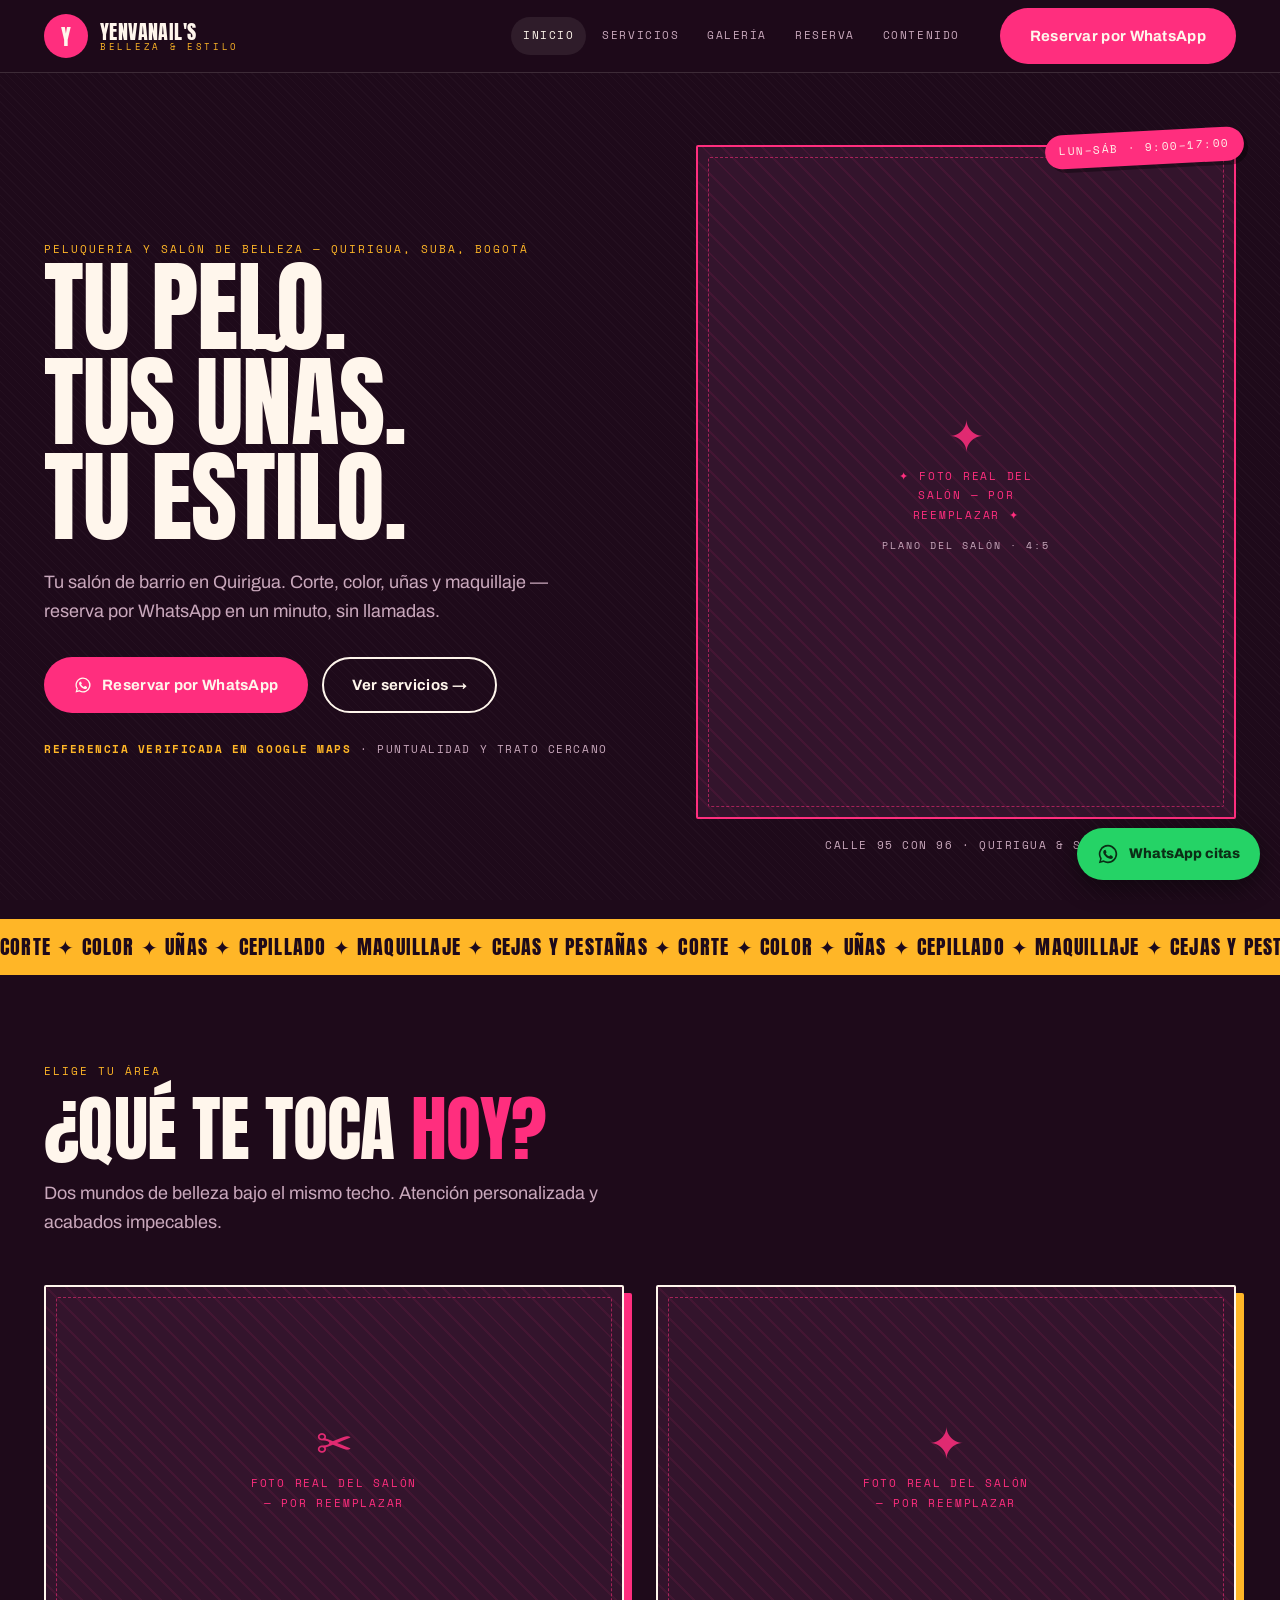
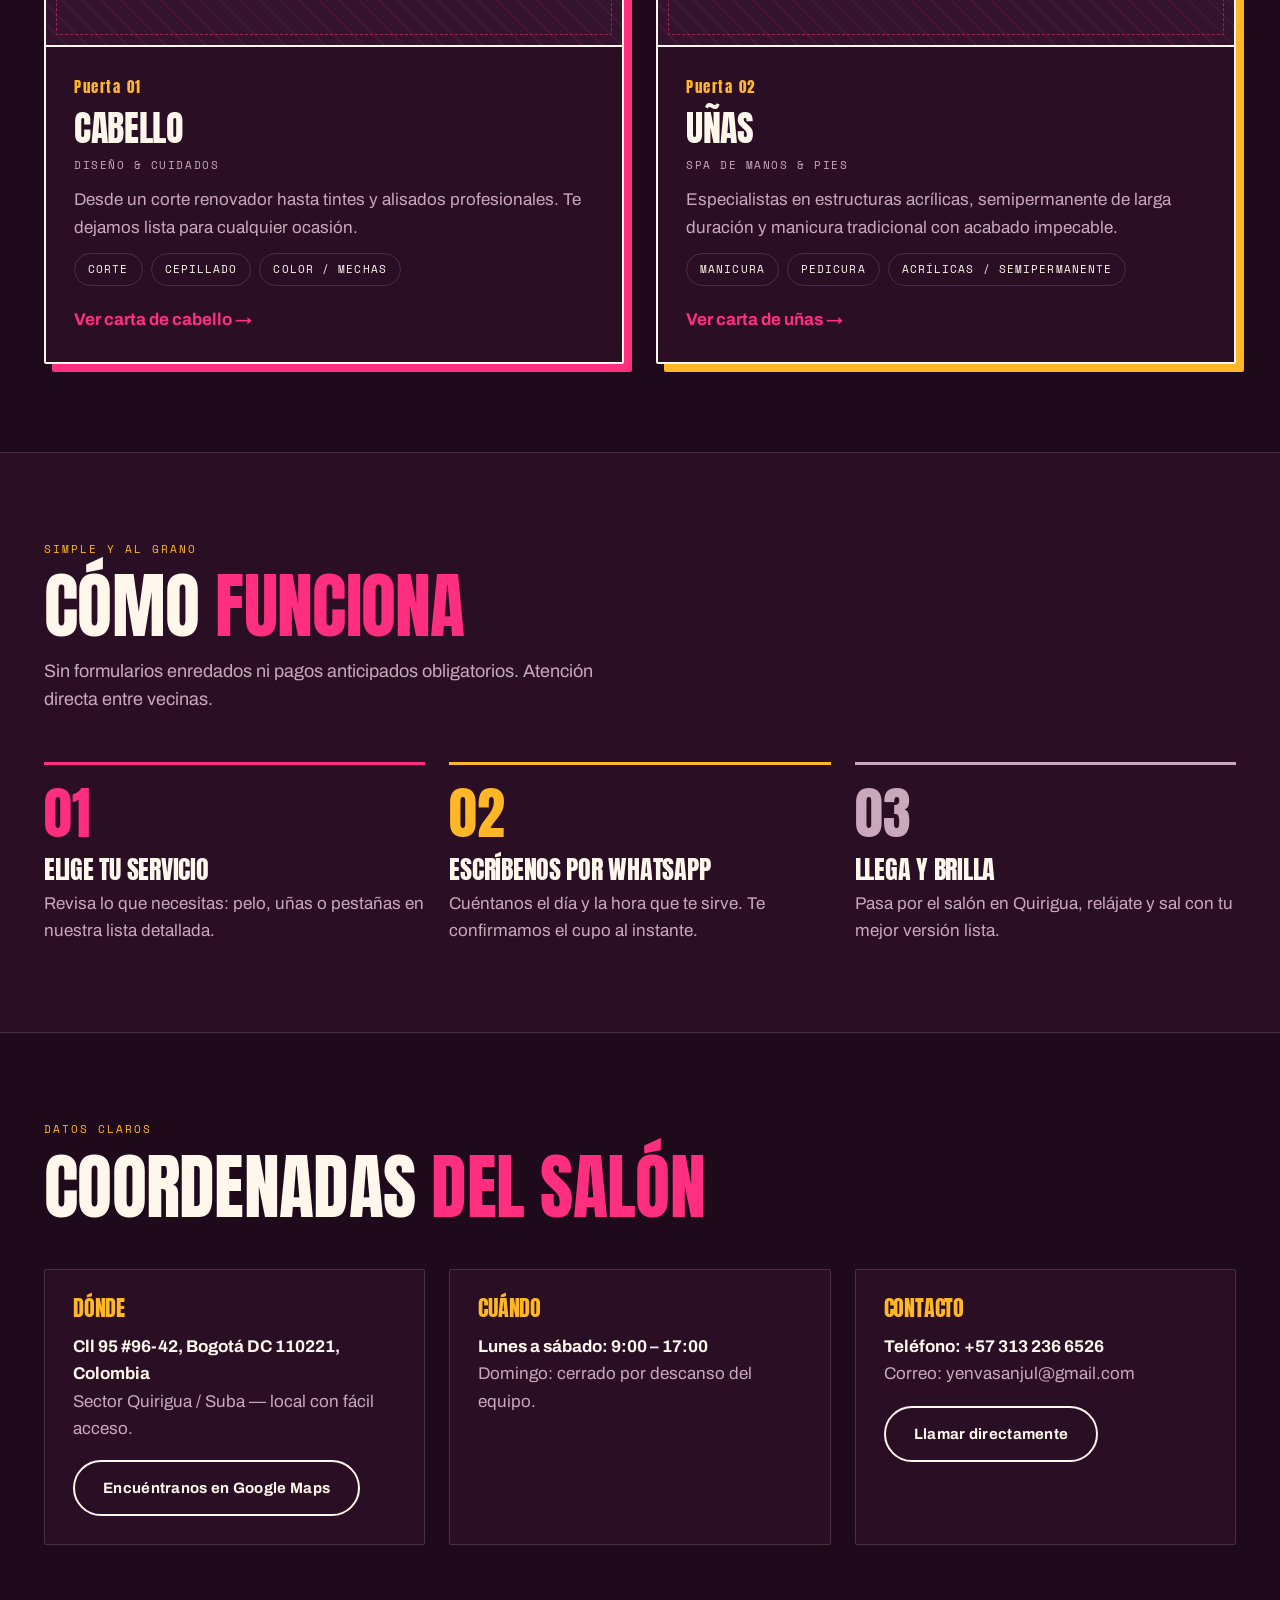
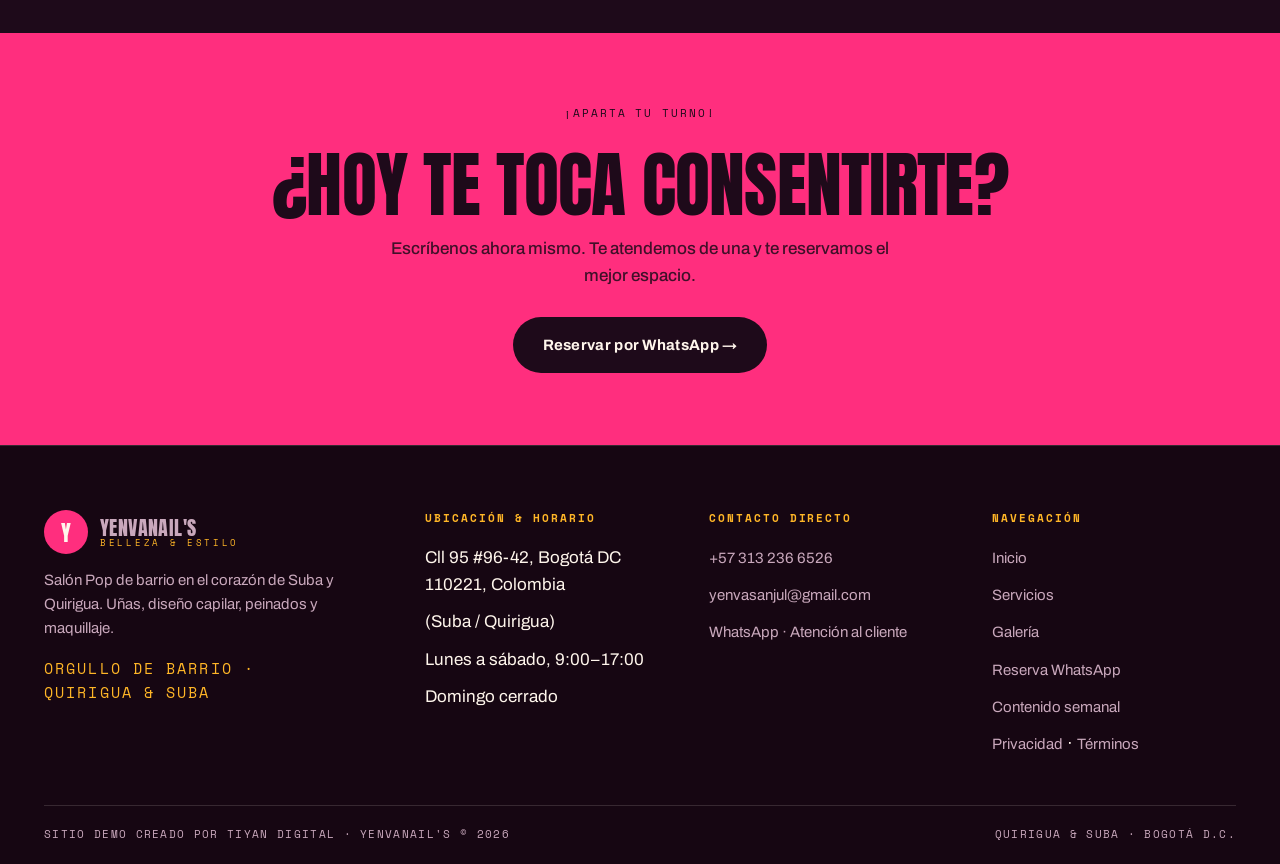
<file: index.html>
<!DOCTYPE html>
<html lang="es">
<head>
<meta charset="UTF-8">
<meta name="viewport" content="width=device-width, initial-scale=1.0">
<title>Yenvanail's Belleza &amp; Estilo — Peluquería y salón de belleza en Quirigua, Suba, Bogotá</title>
<meta name="description" content="Tu salón de barrio en Quirigua, Suba, Bogotá. Corte, color, uñas y maquillaje — reserva por WhatsApp en un minuto, sin llamadas. Cll 95 #96-42, lunes a sábado 9:00–17:00.">
<link rel="preconnect" href="https://fonts.googleapis.com">
<link rel="preconnect" href="https://fonts.gstatic.com" crossorigin>
<link href="https://fonts.googleapis.com/css2?family=Anton&family=Archivo:wght@400;500;700&family=Space+Mono:wght@400;700&display=swap" rel="stylesheet">
<link rel="stylesheet" href="assets/css/style.css">
</head>
<body>
<header class="site-nav">
  <div class="nav-inner">
    <a class="brand" href="index.html" aria-label="Yenvanail's Belleza y Estilo — Inicio">
      <span class="brand-mark" aria-hidden="true">Y</span>
      <span class="brand-name">Yenvanail's<small>Belleza &amp; Estilo</small></span>
    </a>
    <button class="nav-toggle" aria-expanded="false" aria-controls="nav-links" aria-label="Abrir menú">☰</button>
    <nav class="nav-links" id="nav-links" aria-label="Navegación principal">
      <a href="index.html" aria-current="page">Inicio</a>
      <a href="servicios.html">Servicios</a>
      <a href="galeria.html">Galería</a>
      <a href="reserva.html">Reserva</a>
      <a href="contenido.html">Contenido</a>
    </nav>
    <a class="btn btn-primary nav-cta" href="https://wa.me/573132366526?text=Hola%20Yenvanail%27s%2C%20quiero%20reservar%20una%20cita.">Reservar por WhatsApp</a>
  </div>
</header>

<main>
  <!-- HERO -->
  <section class="hero">
    <div class="wrap hero-grid">
      <div>
        <p class="eyebrow anim anim-1">Peluquería y salón de belleza — Quirigua, Suba, Bogotá</p>
        <h1 class="anim anim-2">Tu <span class="rot" id="hero-rot">pelo.</span><br>Tus uñas.<br>Tu estilo.</h1>
        <p class="lede anim anim-3">Tu salón de barrio en Quirigua. Corte, color, uñas y maquillaje — reserva por WhatsApp en un minuto, sin llamadas.</p>
        <div class="hero-ctas anim anim-4">
          <a class="btn btn-primary" href="https://wa.me/573132366526?text=Hola%20Yenvanail%27s%2C%20quiero%20reservar%20una%20cita.">
            <svg width="18" height="18" viewBox="0 0 24 24" fill="currentColor" aria-hidden="true"><path d="M12 2a10 10 0 0 0-8.6 15.1L2 22l5.1-1.3A10 10 0 1 0 12 2zm0 18.2c-1.5 0-3-.4-4.3-1.2l-.3-.2-3 .8.8-2.9-.2-.3A8.2 8.2 0 1 1 12 20.2zm4.6-6.1c-.3-.1-1.5-.7-1.7-.8-.2-.1-.4-.1-.6.1-.2.3-.6.8-.8 1-.1.2-.3.2-.5.1a6.7 6.7 0 0 1-3.3-2.9c-.3-.4 0-.5.2-.8l.4-.5c.1-.2.1-.4 0-.5l-.8-1.9c-.2-.5-.4-.4-.6-.4h-.5c-.2 0-.5.1-.7.3-.2.3-.9.9-.9 2.2s.9 2.5 1.1 2.7c.1.2 1.9 2.9 4.5 4 .6.3 1.1.4 1.5.6.6.2 1.2.2 1.6.1.5-.1 1.5-.6 1.7-1.2.2-.6.2-1.1.2-1.2-.1-.1-.2-.2-.5-.3z"/></svg>
            Reservar por WhatsApp</a>
          <a class="btn btn-outline" href="servicios.html">Ver servicios →</a>
        </div>
        <p class="hero-trust anim anim-5"><b>Referencia verificada en Google Maps</b> · Puntualidad y trato cercano</p>
      </div>
      <div class="hero-plane anim anim-3">
        <span class="sticker sticker--top">Lun–Sáb · 9:00–17:00</span>
        <div class="ph">
          <span class="ph-icon" aria-hidden="true">✦</span>
          <span class="ph-label">✦ Foto real del salón — por reemplazar ✦</span>
          <span class="ph-ratio">Plano del salón · 4:5</span>
        </div>
        <p class="hero-caption">Calle 95 con 96 · Quirigua &amp; Suba</p>
      </div>
    </div>
  </section>

  <!-- MARQUEE -->
  <div class="marquee" aria-hidden="true">
    <div class="marquee-track">
      <span>Corte ✦ Color ✦ Uñas ✦ Cepillado ✦ Maquillaje ✦ Cejas y pestañas ✦&nbsp;</span>
      <span>Corte ✦ Color ✦ Uñas ✦ Cepillado ✦ Maquillaje ✦ Cejas y pestañas ✦&nbsp;</span>
    </div>
  </div>

  <!-- TWO DOORS -->
  <section class="section">
    <div class="wrap">
      <div class="section-head">
        <p class="eyebrow">Elige tu área</p>
        <h2>¿Qué te toca <span class="accent">hoy?</span></h2>
        <p class="lede">Dos mundos de belleza bajo el mismo techo. Atención personalizada y acabados impecables.</p>
      </div>
      <div class="doors">
        <article class="door">
          <div class="ph">
            <span class="ph-icon" aria-hidden="true">✂</span>
            <span class="ph-label">Foto real del salón — por reemplazar</span>
          </div>
          <div class="door-body">
            <span class="door-num">Puerta 01</span>
            <h3>Cabello</h3>
            <p class="mono">Diseño &amp; cuidados</p>
            <p>Desde un corte renovador hasta tintes y alisados profesionales. Te dejamos lista para cualquier ocasión.</p>
            <div class="chips"><span class="chip">Corte</span><span class="chip">Cepillado</span><span class="chip">Color / Mechas</span></div>
            <a class="door-link" href="servicios.html#cabello">Ver carta de cabello →</a>
          </div>
        </article>
        <article class="door door--gold">
          <div class="ph">
            <span class="ph-icon" aria-hidden="true">✦</span>
            <span class="ph-label">Foto real del salón — por reemplazar</span>
          </div>
          <div class="door-body">
            <span class="door-num">Puerta 02</span>
            <h3>Uñas</h3>
            <p class="mono">Spa de manos &amp; pies</p>
            <p>Especialistas en estructuras acrílicas, semipermanente de larga duración y manicura tradicional con acabado impecable.</p>
            <div class="chips"><span class="chip">Manicura</span><span class="chip">Pedicura</span><span class="chip">Acrílicas / Semipermanente</span></div>
            <a class="door-link" href="servicios.html#unas">Ver carta de uñas →</a>
          </div>
        </article>
      </div>
    </div>
  </section>

  <!-- CÓMO FUNCIONA -->
  <section class="section section--plum">
    <div class="wrap">
      <div class="section-head">
        <p class="eyebrow">Simple y al grano</p>
        <h2>Cómo <span class="accent">funciona</span></h2>
        <p class="lede">Sin formularios enredados ni pagos anticipados obligatorios. Atención directa entre vecinas.</p>
      </div>
      <div class="steps">
        <div class="step">
          <span class="step-num">01</span>
          <h3>Elige tu servicio</h3>
          <p>Revisa lo que necesitas: pelo, uñas o pestañas en nuestra lista detallada.</p>
        </div>
        <div class="step">
          <span class="step-num">02</span>
          <h3>Escríbenos por WhatsApp</h3>
          <p>Cuéntanos el día y la hora que te sirve. Te confirmamos el cupo al instante.</p>
        </div>
        <div class="step">
          <span class="step-num">03</span>
          <h3>Llega y brilla</h3>
          <p>Pasa por el salón en Quirigua, relájate y sal con tu mejor versión lista.</p>
        </div>
      </div>
    </div>
  </section>

  <!-- INFO STRIP -->
  <section class="section">
    <div class="wrap">
      <div class="section-head">
        <p class="eyebrow">Datos claros</p>
        <h2>Coordenadas <span class="accent">del salón</span></h2>
      </div>
      <div class="info-grid">
        <article class="info-card">
          <h3>Dónde</h3>
          <p><b>Cll 95 #96-42, Bogotá DC 110221, Colombia</b><br>Sector Quirigua / Suba — local con fácil acceso.</p>
          <a class="btn btn-outline" href="https://www.google.com/maps/search/?api=1&amp;query=Cll+95+%2396-42%2C+Bogot%C3%A1+DC+110221%2C+Colombia" target="_blank" rel="noopener">Encuéntranos en Google Maps</a>
        </article>
        <article class="info-card">
          <h3>Cuándo</h3>
          <p><b>Lunes a sábado: 9:00 – 17:00</b><br>Domingo: cerrado por descanso del equipo.</p>
        </article>
        <article class="info-card">
          <h3>Contacto</h3>
          <p><b>Teléfono: +57 313 236 6526</b><br>Correo: yenvasanjul@gmail.com</p>
          <a class="btn btn-outline" href="tel:+573132366526">Llamar directamente</a>
        </article>
      </div>
    </div>
  </section>

  <!-- FINAL CTA -->
  <section class="cta-band">
    <div class="wrap">
      <p class="eyebrow">¡Aparta tu turno!</p>
      <h2>¿Hoy te toca consentirte?</h2>
      <p>Escríbenos ahora mismo. Te atendemos de una y te reservamos el mejor espacio.</p>
      <a class="btn btn-inverted" href="https://wa.me/573132366526?text=Hola%20Yenvanail%27s%2C%20quiero%20reservar%20una%20cita.">Reservar por WhatsApp →</a>
    </div>
  </section>
</main>

<footer class="site-footer">
  <div class="wrap">
    <div class="footer-grid">
      <div class="footer-brand">
        <a class="brand" href="index.html">
          <span class="brand-mark" aria-hidden="true">Y</span>
          <span class="brand-name">Yenvanail's<small>Belleza &amp; Estilo</small></span>
        </a>
        <p>Salón Pop de barrio en el corazón de Suba y Quirigua. Uñas, diseño capilar, peinados y maquillaje.</p>
        <p class="mono" style="margin-top:16px;color:var(--marigold)">Orgullo de barrio · Quirigua &amp; Suba</p>
      </div>
      <div>
        <h4>Ubicación &amp; horario</h4>
        <ul>
          <li>Cll 95 #96-42, Bogotá DC 110221, Colombia</li>
          <li>(Suba / Quirigua)</li>
          <li>Lunes a sábado, 9:00–17:00</li>
          <li>Domingo cerrado</li>
        </ul>
      </div>
      <div>
        <h4>Contacto directo</h4>
        <ul>
          <li><a href="tel:+573132366526">+57 313 236 6526</a></li>
          <li><a href="mailto:yenvasanjul@gmail.com">yenvasanjul@gmail.com</a></li>
          <li><a href="https://wa.me/573132366526?text=Hola%20Yenvanail%27s%2C%20quiero%20reservar%20una%20cita.">WhatsApp · Atención al cliente</a></li>
        </ul>
      </div>
      <div>
        <h4>Navegación</h4>
        <ul>
          <li><a href="index.html">Inicio</a></li>
          <li><a href="servicios.html">Servicios</a></li>
          <li><a href="galeria.html">Galería</a></li>
          <li><a href="reserva.html">Reserva WhatsApp</a></li>
          <li><a href="contenido.html">Contenido semanal</a></li>
          <li><a href="privacidad.html">Privacidad</a> · <a href="terminos.html">Términos</a></li>
        </ul>
      </div>
    </div>
    <div class="footer-bottom">
      <p>Sitio demo creado por Tiyan Digital · Yenvanail's © 2026</p>
      <p>Quirigua &amp; Suba · Bogotá D.C.</p>
    </div>
  </div>
</footer>

<a class="wa-float" href="https://wa.me/573132366526?text=Hola%20Yenvanail%27s%2C%20quiero%20reservar%20una%20cita." aria-label="WhatsApp citas">
  <svg width="22" height="22" viewBox="0 0 24 24" fill="currentColor" aria-hidden="true"><path d="M12 2a10 10 0 0 0-8.6 15.1L2 22l5.1-1.3A10 10 0 1 0 12 2zm0 18.2c-1.5 0-3-.4-4.3-1.2l-.3-.2-3 .8.8-2.9-.2-.3A8.2 8.2 0 1 1 12 20.2zm4.6-6.1c-.3-.1-1.5-.7-1.7-.8-.2-.1-.4-.1-.6.1-.2.3-.6.8-.8 1-.1.2-.3.2-.5.1a6.7 6.7 0 0 1-3.3-2.9c-.3-.4 0-.5.2-.8l.4-.5c.1-.2.1-.4 0-.5l-.8-1.9c-.2-.5-.4-.4-.6-.4h-.5c-.2 0-.5.1-.7.3-.2.3-.9.9-.9 2.2s.9 2.5 1.1 2.7c.1.2 1.9 2.9 4.5 4 .6.3 1.1.4 1.5.6.6.2 1.2.2 1.6.1.5-.1 1.5-.6 1.7-1.2.2-.6.2-1.1.2-1.2-.1-.1-.2-.2-.5-.3z"/></svg>
  <span>WhatsApp citas</span>
</a>
<script src="assets/js/main.js"></script>
</body>
</html>
</file>
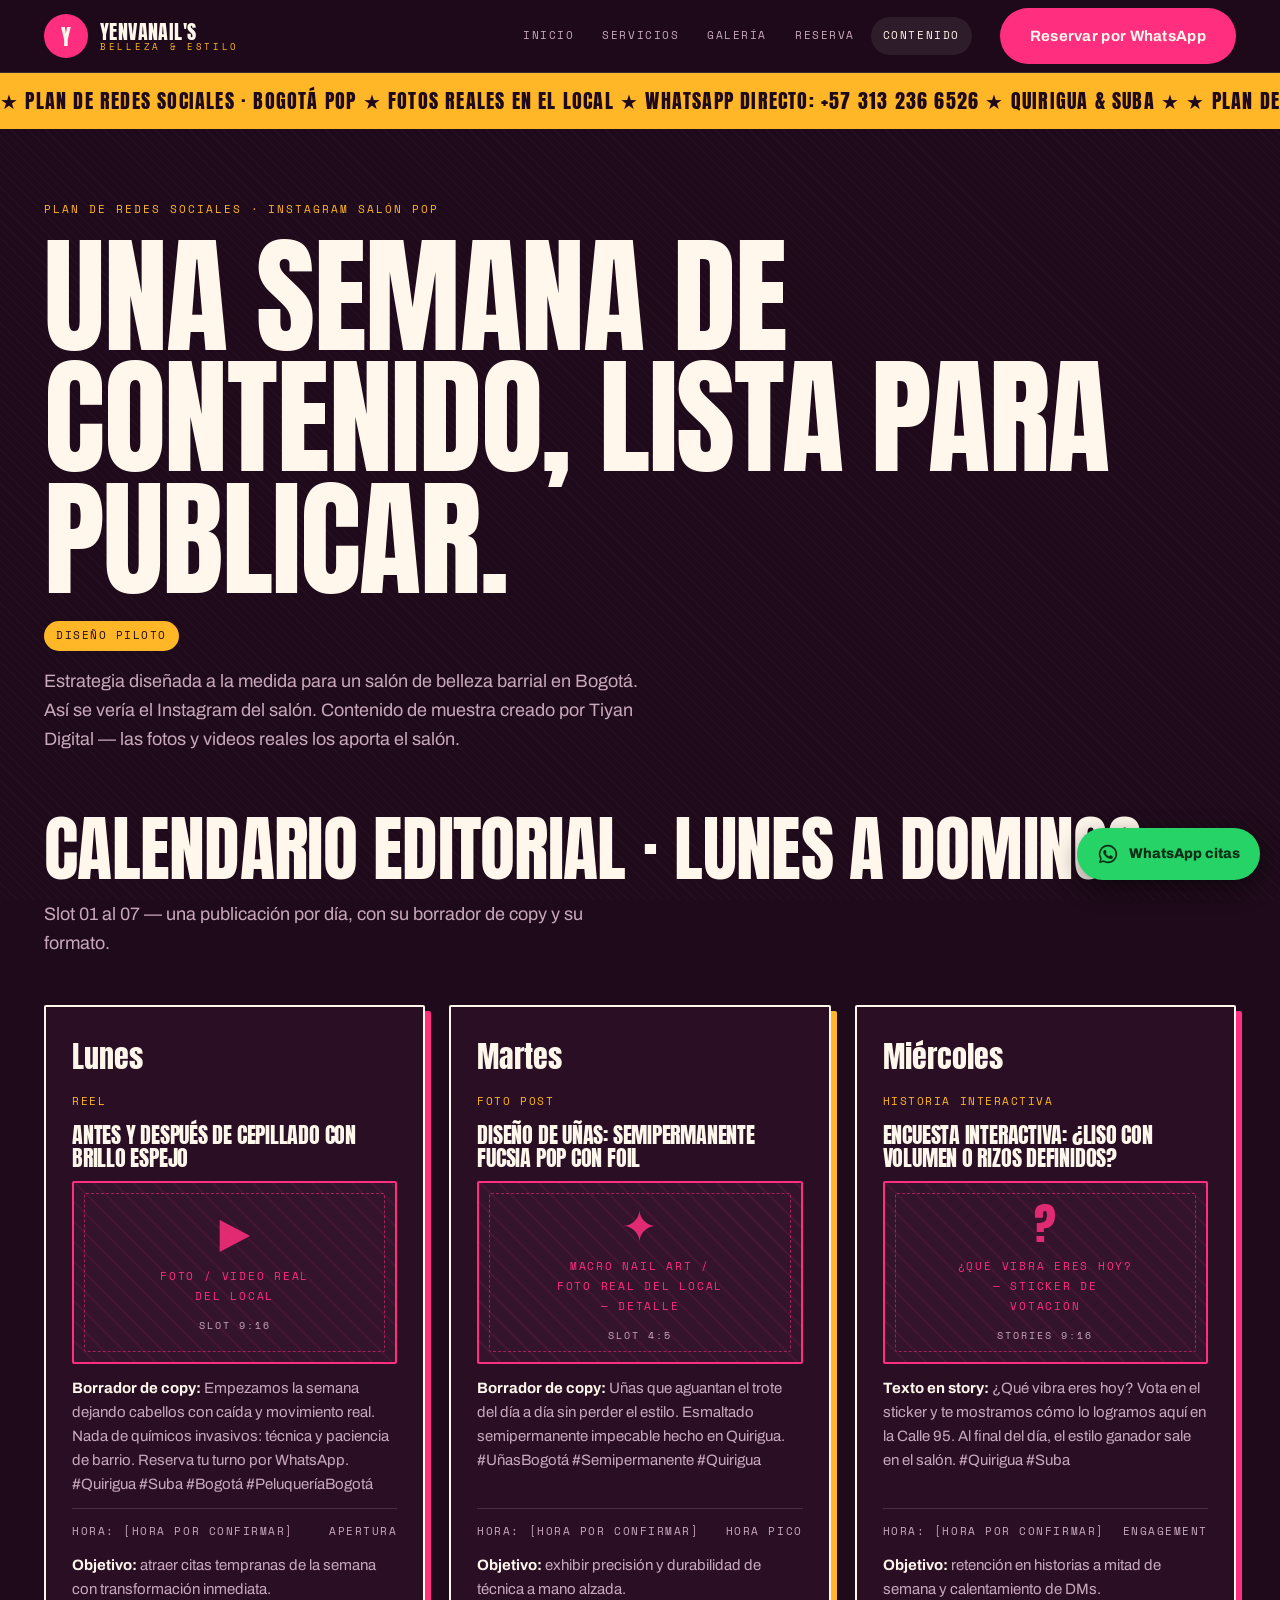
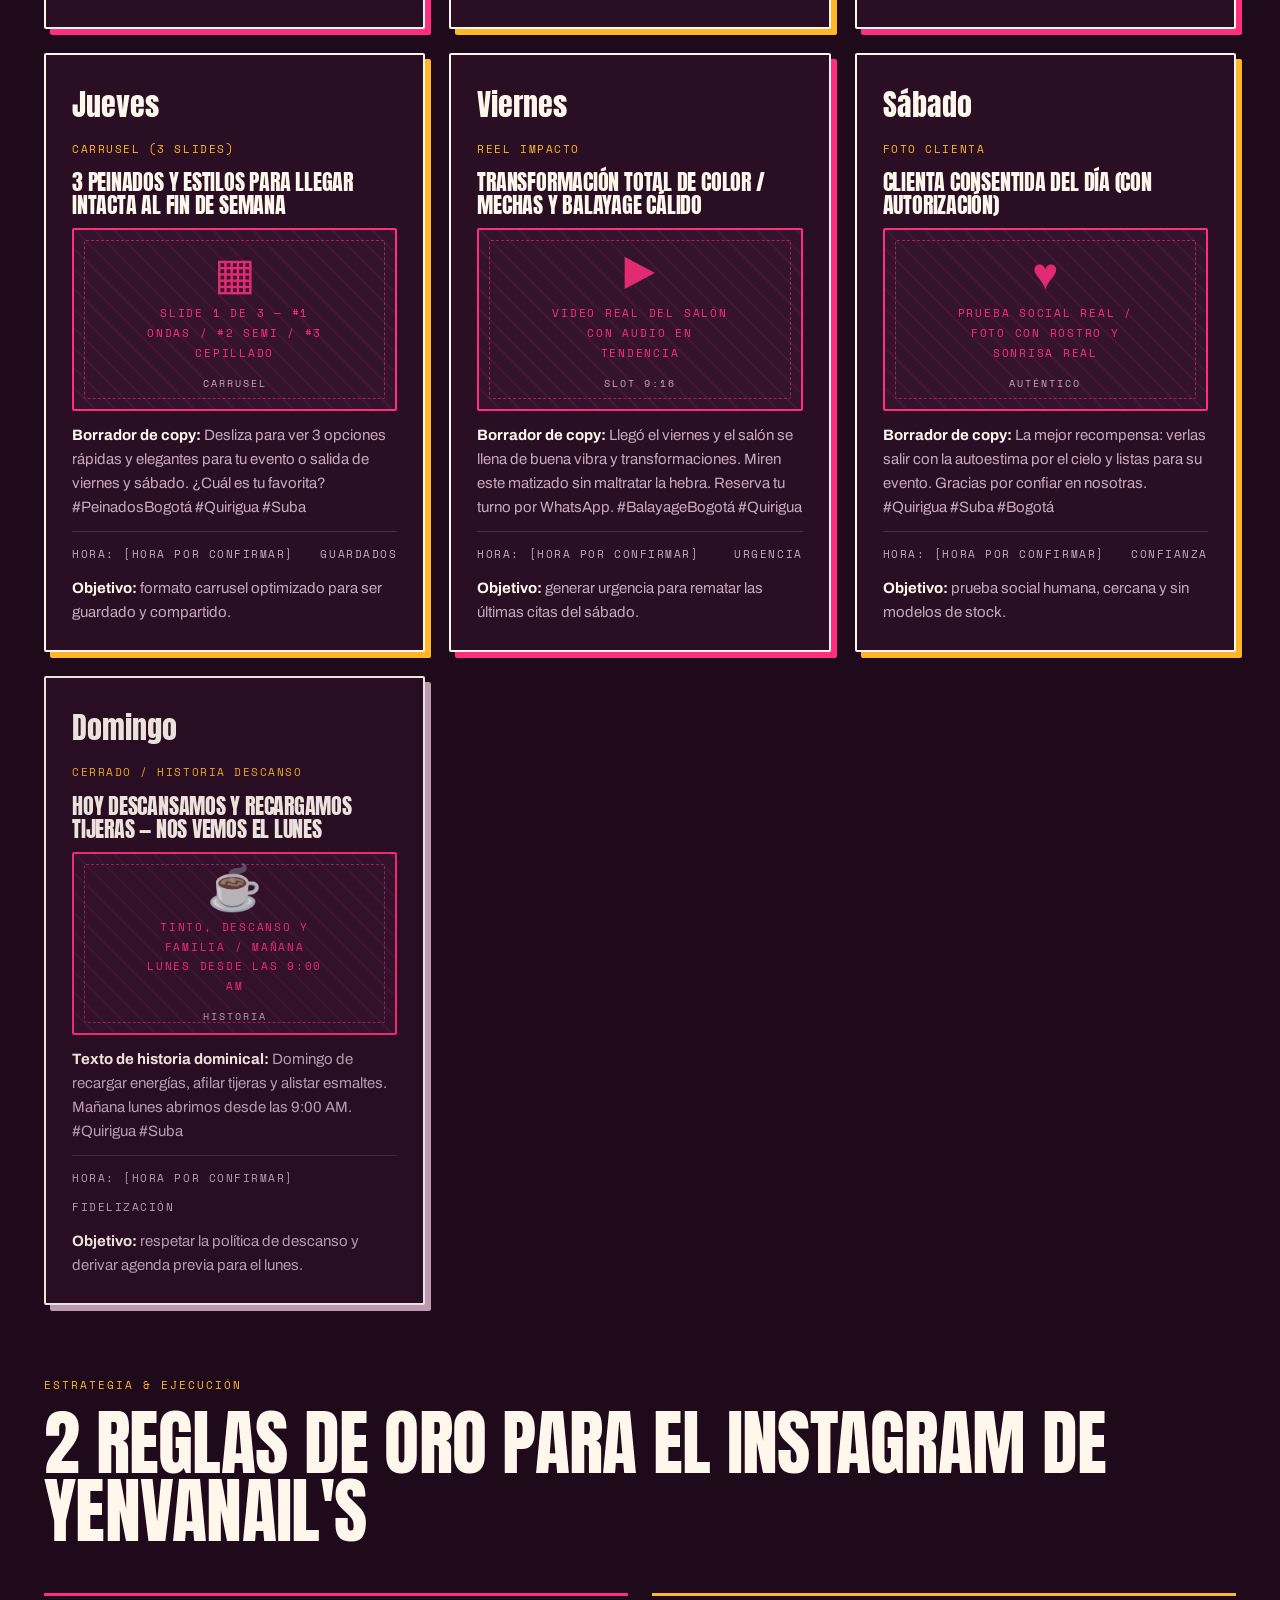
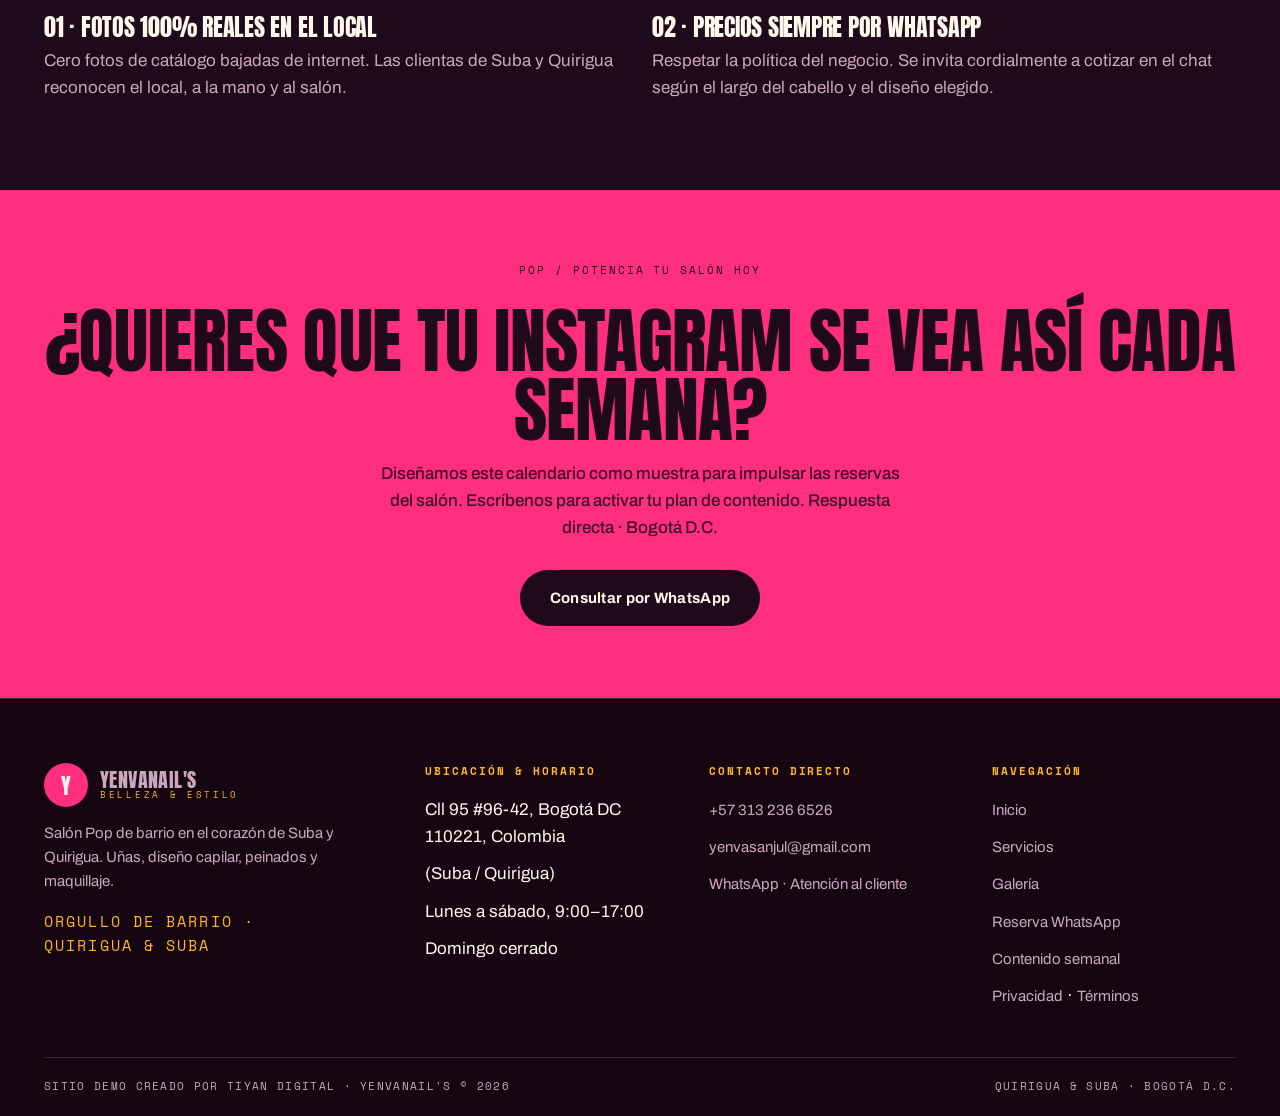
<file: contenido.html>
<!DOCTYPE html>
<html lang="es">
<head>
<meta charset="UTF-8">
<meta name="viewport" content="width=device-width, initial-scale=1.0">
<title>Contenido — Yenvanail's Belleza &amp; Estilo · Quirigua, Suba, Bogotá</title>
<meta name="description" content="Una semana de contenido lista para publicar para el Instagram de Yenvanail's: reels, fotos, historias y carruseles con fotos reales del salón de Quirigua, Suba.">
<link rel="preconnect" href="https://fonts.googleapis.com">
<link rel="preconnect" href="https://fonts.gstatic.com" crossorigin>
<link href="https://fonts.googleapis.com/css2?family=Anton&family=Archivo:wght@400;500;700&family=Space+Mono:wght@400;700&display=swap" rel="stylesheet">
<link rel="stylesheet" href="assets/css/style.css">
</head>
<body>
<header class="site-nav">
  <div class="nav-inner">
    <a class="brand" href="index.html" aria-label="Yenvanail's Belleza y Estilo — Inicio">
      <span class="brand-mark" aria-hidden="true">Y</span>
      <span class="brand-name">Yenvanail's<small>Belleza &amp; Estilo</small></span>
    </a>
    <button class="nav-toggle" aria-expanded="false" aria-controls="nav-links" aria-label="Abrir menú">☰</button>
    <nav class="nav-links" id="nav-links" aria-label="Navegación principal">
      <a href="index.html">Inicio</a>
      <a href="servicios.html">Servicios</a>
      <a href="galeria.html">Galería</a>
      <a href="reserva.html">Reserva</a>
      <a href="contenido.html" aria-current="page">Contenido</a>
    </nav>
    <a class="btn btn-primary nav-cta" href="https://wa.me/573132366526?text=Hola%20Yenvanail%27s%2C%20quiero%20reservar%20una%20cita.">Reservar por WhatsApp</a>
  </div>
</header>

<main>
  <div class="marquee" aria-hidden="true">
    <div class="marquee-track">
      <span>★ Plan de redes sociales · Bogotá Pop ★ Fotos reales en el local ★ WhatsApp directo: +57 313 236 6526 ★ Quirigua &amp; Suba ★&nbsp;</span>
      <span>★ Plan de redes sociales · Bogotá Pop ★ Fotos reales en el local ★ WhatsApp directo: +57 313 236 6526 ★ Quirigua &amp; Suba ★&nbsp;</span>
    </div>
  </div>

  <section class="page-head">
    <div class="wrap">
      <p class="eyebrow">Plan de redes sociales · Instagram Salón Pop</p>
      <h1>Una semana de contenido, lista para publicar.</h1>
      <p class="lede"><span class="pilot-badge">Diseño piloto</span></p>
      <p class="lede" style="margin-top:16px">Estrategia diseñada a la medida para un salón de belleza barrial en Bogotá. Así se vería el Instagram del salón. Contenido de muestra creado por Tiyan Digital — las fotos y videos reales los aporta el salón.</p>
    </div>
  </section>

  <section class="section" style="padding-top:0">
    <div class="wrap">
      <div class="section-head">
        <h2>Calendario editorial · Lunes a domingo</h2>
        <p class="lede">Slot 01 al 07 — una publicación por día, con su borrador de copy y su formato.</p>
      </div>

      <div class="cal-grid">
        <article class="cal-card">
          <span class="cal-day">Lunes</span>
          <span class="format">Reel</span>
          <h3>Antes y después de cepillado con brillo espejo</h3>
          <div class="ph"><span class="ph-icon" aria-hidden="true">▶</span><span class="ph-label">Foto / video real del local</span><span class="ph-ratio">Slot 9:16</span></div>
          <p class="copy"><b>Borrador de copy:</b> Empezamos la semana dejando cabellos con caída y movimiento real. Nada de químicos invasivos: técnica y paciencia de barrio. Reserva tu turno por WhatsApp. #Quirigua #Suba #Bogotá #PeluqueríaBogotá</p>
          <div class="cal-meta"><span class="mono">Hora: [hora por confirmar]</span><span class="mono">Apertura</span></div>
          <p class="copy"><b>Objetivo:</b> atraer citas tempranas de la semana con transformación inmediata.</p>
        </article>

        <article class="cal-card">
          <span class="cal-day">Martes</span>
          <span class="format">Foto post</span>
          <h3>Diseño de uñas: semipermanente fucsia pop con foil</h3>
          <div class="ph"><span class="ph-icon" aria-hidden="true">✦</span><span class="ph-label">Macro nail art / Foto real del local — detalle</span><span class="ph-ratio">Slot 4:5</span></div>
          <p class="copy"><b>Borrador de copy:</b> Uñas que aguantan el trote del día a día sin perder el estilo. Esmaltado semipermanente impecable hecho en Quirigua. #UñasBogotá #Semipermanente #Quirigua</p>
          <div class="cal-meta"><span class="mono">Hora: [hora por confirmar]</span><span class="mono">Hora pico</span></div>
          <p class="copy"><b>Objetivo:</b> exhibir precisión y durabilidad de técnica a mano alzada.</p>
        </article>

        <article class="cal-card">
          <span class="cal-day">Miércoles</span>
          <span class="format">Historia interactiva</span>
          <h3>Encuesta interactiva: ¿liso con volumen o rizos definidos?</h3>
          <div class="ph"><span class="ph-icon" aria-hidden="true">?</span><span class="ph-label">¿Qué vibra eres hoy? — Sticker de votación</span><span class="ph-ratio">Stories 9:16</span></div>
          <p class="copy"><b>Texto en story:</b> ¿Qué vibra eres hoy? Vota en el sticker y te mostramos cómo lo logramos aquí en la Calle 95. Al final del día, el estilo ganador sale en el salón. #Quirigua #Suba</p>
          <div class="cal-meta"><span class="mono">Hora: [hora por confirmar]</span><span class="mono">Engagement</span></div>
          <p class="copy"><b>Objetivo:</b> retención en historias a mitad de semana y calentamiento de DMs.</p>
        </article>

        <article class="cal-card">
          <span class="cal-day">Jueves</span>
          <span class="format">Carrusel (3 slides)</span>
          <h3>3 peinados y estilos para llegar intacta al fin de semana</h3>
          <div class="ph"><span class="ph-icon" aria-hidden="true">▦</span><span class="ph-label">Slide 1 de 3 — #1 Ondas / #2 Semi / #3 Cepillado</span><span class="ph-ratio">Carrusel</span></div>
          <p class="copy"><b>Borrador de copy:</b> Desliza para ver 3 opciones rápidas y elegantes para tu evento o salida de viernes y sábado. ¿Cuál es tu favorita? #PeinadosBogotá #Quirigua #Suba</p>
          <div class="cal-meta"><span class="mono">Hora: [hora por confirmar]</span><span class="mono">Guardados</span></div>
          <p class="copy"><b>Objetivo:</b> formato carrusel optimizado para ser guardado y compartido.</p>
        </article>

        <article class="cal-card">
          <span class="cal-day">Viernes</span>
          <span class="format">Reel impacto</span>
          <h3>Transformación total de color / mechas y balayage cálido</h3>
          <div class="ph"><span class="ph-icon" aria-hidden="true">▶</span><span class="ph-label">Video real del salón con audio en tendencia</span><span class="ph-ratio">Slot 9:16</span></div>
          <p class="copy"><b>Borrador de copy:</b> Llegó el viernes y el salón se llena de buena vibra y transformaciones. Miren este matizado sin maltratar la hebra. Reserva tu turno por WhatsApp. #BalayageBogotá #Quirigua</p>
          <div class="cal-meta"><span class="mono">Hora: [hora por confirmar]</span><span class="mono">Urgencia</span></div>
          <p class="copy"><b>Objetivo:</b> generar urgencia para rematar las últimas citas del sábado.</p>
        </article>

        <article class="cal-card">
          <span class="cal-day">Sábado</span>
          <span class="format">Foto clienta</span>
          <h3>Clienta consentida del día (con autorización)</h3>
          <div class="ph"><span class="ph-icon" aria-hidden="true">♥</span><span class="ph-label">Prueba social real / Foto con rostro y sonrisa real</span><span class="ph-ratio">Auténtico</span></div>
          <p class="copy"><b>Borrador de copy:</b> La mejor recompensa: verlas salir con la autoestima por el cielo y listas para su evento. Gracias por confiar en nosotras. #Quirigua #Suba #Bogotá</p>
          <div class="cal-meta"><span class="mono">Hora: [hora por confirmar]</span><span class="mono">Confianza</span></div>
          <p class="copy"><b>Objetivo:</b> prueba social humana, cercana y sin modelos de stock.</p>
        </article>

        <article class="cal-card cal-card--closed">
          <span class="cal-day">Domingo</span>
          <span class="format">Cerrado / Historia descanso</span>
          <h3>Hoy descansamos y recargamos tijeras — nos vemos el lunes</h3>
          <div class="ph"><span class="ph-icon" aria-hidden="true">☕</span><span class="ph-label">Tinto, descanso y familia / Mañana lunes desde las 9:00 AM</span><span class="ph-ratio">Historia</span></div>
          <p class="copy"><b>Texto de historia dominical:</b> Domingo de recargar energías, afilar tijeras y alistar esmaltes. Mañana lunes abrimos desde las 9:00 AM. #Quirigua #Suba</p>
          <div class="cal-meta"><span class="mono">Hora: [hora por confirmar]</span><span class="mono">Fidelización</span></div>
          <p class="copy"><b>Objetivo:</b> respetar la política de descanso y derivar agenda previa para el lunes.</p>
        </article>
      </div>

      <!-- RULES (rule 3 removed — invented response-time claim) -->
      <div style="margin-top:72px">
        <div class="section-head">
          <p class="eyebrow">Estrategia &amp; ejecución</p>
          <h2>2 reglas de oro para el Instagram de Yenvanail's</h2>
        </div>
        <div class="rules">
          <div class="rule">
            <h3>01 · Fotos 100% reales en el local</h3>
            <p>Cero fotos de catálogo bajadas de internet. Las clientas de Suba y Quirigua reconocen el local, a la mano y al salón.</p>
          </div>
          <div class="rule">
            <h3>02 · Precios siempre por WhatsApp</h3>
            <p>Respetar la política del negocio. Se invita cordialmente a cotizar en el chat según el largo del cabello y el diseño elegido.</p>
          </div>
        </div>
      </div>
    </div>
  </section>

  <section class="cta-band">
    <div class="wrap">
      <p class="eyebrow">Pop / Potencia tu salón hoy</p>
      <h2>¿Quieres que tu Instagram se vea así cada semana?</h2>
      <p>Diseñamos este calendario como muestra para impulsar las reservas del salón. Escríbenos para activar tu plan de contenido. Respuesta directa · Bogotá D.C.</p>
      <a class="btn btn-inverted" href="https://wa.me/573132366526?text=Hola%20Yenvanail%27s%2C%20quiero%20activar%20el%20plan%20de%20contenido%20para%20el%20sal%C3%B3n.">Consultar por WhatsApp</a>
    </div>
  </section>
</main>

<footer class="site-footer">
  <div class="wrap">
    <div class="footer-grid">
      <div class="footer-brand">
        <a class="brand" href="index.html">
          <span class="brand-mark" aria-hidden="true">Y</span>
          <span class="brand-name">Yenvanail's<small>Belleza &amp; Estilo</small></span>
        </a>
        <p>Salón Pop de barrio en el corazón de Suba y Quirigua. Uñas, diseño capilar, peinados y maquillaje.</p>
        <p class="mono" style="margin-top:16px;color:var(--marigold)">Orgullo de barrio · Quirigua &amp; Suba</p>
      </div>
      <div>
        <h4>Ubicación &amp; horario</h4>
        <ul>
          <li>Cll 95 #96-42, Bogotá DC 110221, Colombia</li>
          <li>(Suba / Quirigua)</li>
          <li>Lunes a sábado, 9:00–17:00</li>
          <li>Domingo cerrado</li>
        </ul>
      </div>
      <div>
        <h4>Contacto directo</h4>
        <ul>
          <li><a href="tel:+573132366526">+57 313 236 6526</a></li>
          <li><a href="mailto:yenvasanjul@gmail.com">yenvasanjul@gmail.com</a></li>
          <li><a href="https://wa.me/573132366526?text=Hola%20Yenvanail%27s%2C%20quiero%20reservar%20una%20cita.">WhatsApp · Atención al cliente</a></li>
        </ul>
      </div>
      <div>
        <h4>Navegación</h4>
        <ul>
          <li><a href="index.html">Inicio</a></li>
          <li><a href="servicios.html">Servicios</a></li>
          <li><a href="galeria.html">Galería</a></li>
          <li><a href="reserva.html">Reserva WhatsApp</a></li>
          <li><a href="contenido.html">Contenido semanal</a></li>
          <li><a href="privacidad.html">Privacidad</a> · <a href="terminos.html">Términos</a></li>
        </ul>
      </div>
    </div>
    <div class="footer-bottom">
      <p>Sitio demo creado por Tiyan Digital · Yenvanail's © 2026</p>
      <p>Quirigua &amp; Suba · Bogotá D.C.</p>
    </div>
  </div>
</footer>

<a class="wa-float" href="https://wa.me/573132366526?text=Hola%20Yenvanail%27s%2C%20quiero%20reservar%20una%20cita." aria-label="WhatsApp citas">
  <svg width="22" height="22" viewBox="0 0 24 24" fill="currentColor" aria-hidden="true"><path d="M12 2a10 10 0 0 0-8.6 15.1L2 22l5.1-1.3A10 10 0 1 0 12 2zm0 18.2c-1.5 0-3-.4-4.3-1.2l-.3-.2-3 .8.8-2.9-.2-.3A8.2 8.2 0 1 1 12 20.2zm4.6-6.1c-.3-.1-1.5-.7-1.7-.8-.2-.1-.4-.1-.6.1-.2.3-.6.8-.8 1-.1.2-.3.2-.5.1a6.7 6.7 0 0 1-3.3-2.9c-.3-.4 0-.5.2-.8l.4-.5c.1-.2.1-.4 0-.5l-.8-1.9c-.2-.5-.4-.4-.6-.4h-.5c-.2 0-.5.1-.7.3-.2.3-.9.9-.9 2.2s.9 2.5 1.1 2.7c.1.2 1.9 2.9 4.5 4 .6.3 1.1.4 1.5.6.6.2 1.2.2 1.6.1.5-.1 1.5-.6 1.7-1.2.2-.6.2-1.1.2-1.2-.1-.1-.2-.2-.5-.3z"/></svg>
  <span>WhatsApp citas</span>
</a>
<script src="assets/js/main.js"></script>
</body>
</html>
</file>
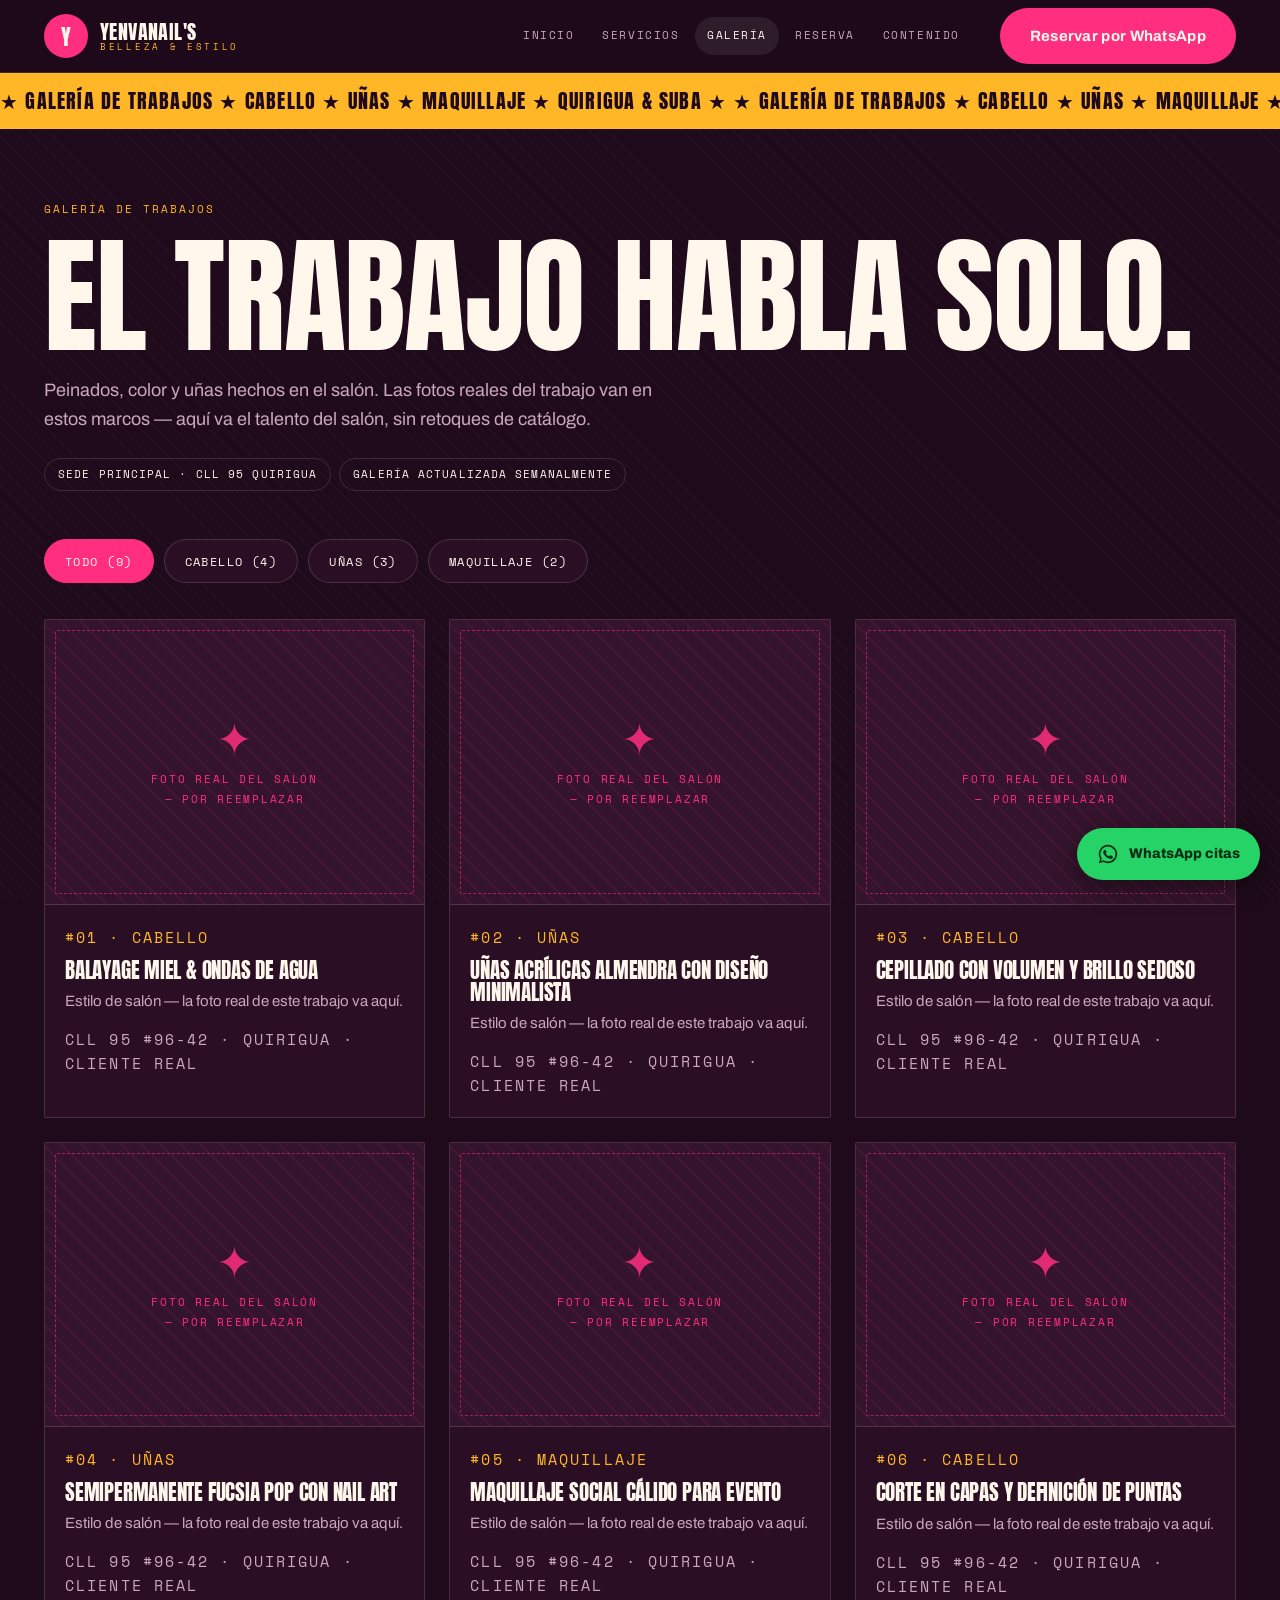
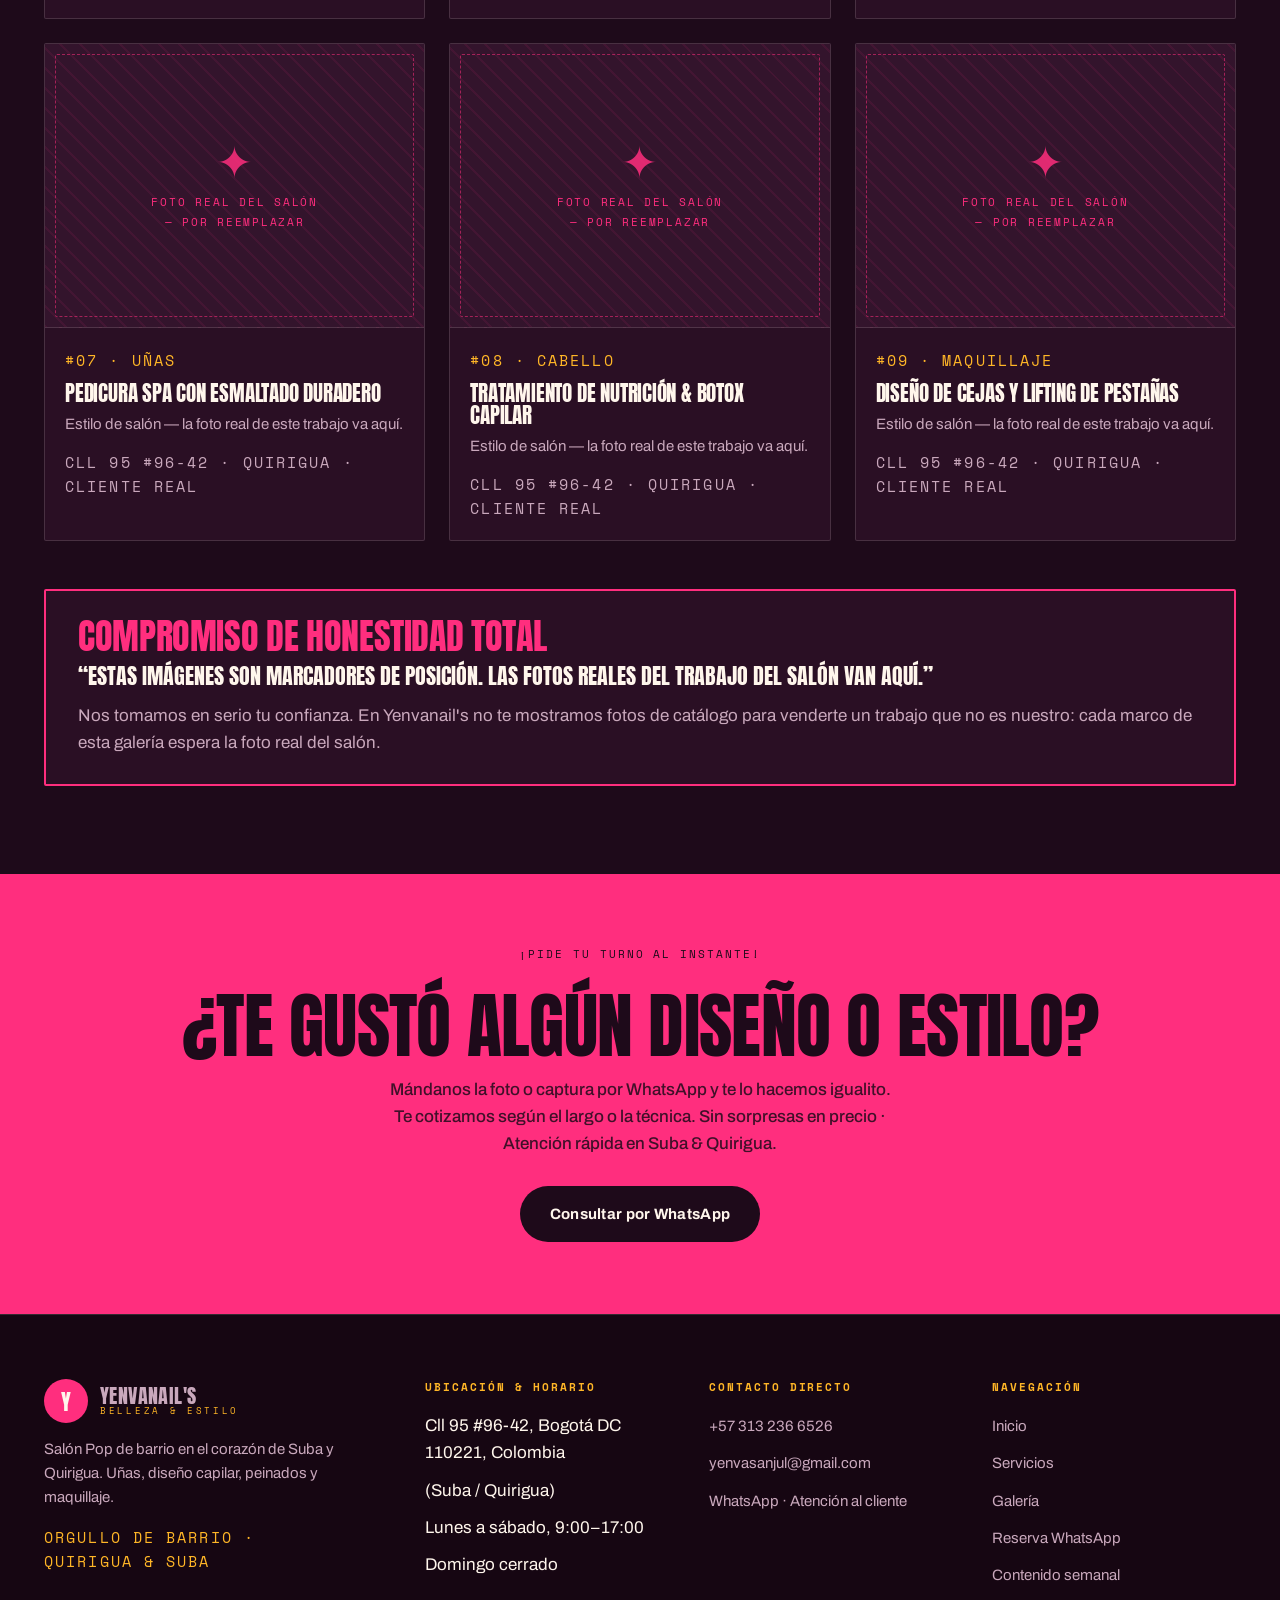
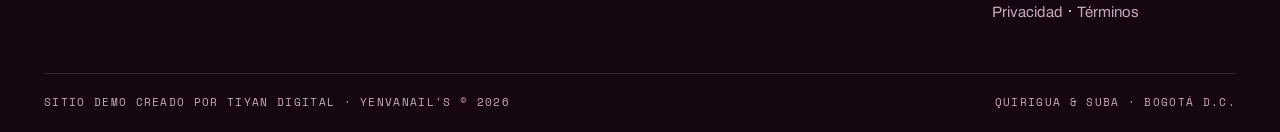
<file: galeria.html>
<!DOCTYPE html>
<html lang="es">
<head>
<meta charset="UTF-8">
<meta name="viewport" content="width=device-width, initial-scale=1.0">
<title>Galería — Yenvanail's Belleza &amp; Estilo · Quirigua, Suba, Bogotá</title>
<meta name="description" content="Galería de trabajos de Yenvanail's: peinados, color y uñas hechos en el salón de Quirigua, Suba. Las fotos reales del trabajo del salón van en estos marcos.">
<link rel="preconnect" href="https://fonts.googleapis.com">
<link rel="preconnect" href="https://fonts.gstatic.com" crossorigin>
<link href="https://fonts.googleapis.com/css2?family=Anton&family=Archivo:wght@400;500;700&family=Space+Mono:wght@400;700&display=swap" rel="stylesheet">
<link rel="stylesheet" href="assets/css/style.css">
</head>
<body>
<header class="site-nav">
  <div class="nav-inner">
    <a class="brand" href="index.html" aria-label="Yenvanail's Belleza y Estilo — Inicio">
      <span class="brand-mark" aria-hidden="true">Y</span>
      <span class="brand-name">Yenvanail's<small>Belleza &amp; Estilo</small></span>
    </a>
    <button class="nav-toggle" aria-expanded="false" aria-controls="nav-links" aria-label="Abrir menú">☰</button>
    <nav class="nav-links" id="nav-links" aria-label="Navegación principal">
      <a href="index.html">Inicio</a>
      <a href="servicios.html">Servicios</a>
      <a href="galeria.html" aria-current="page">Galería</a>
      <a href="reserva.html">Reserva</a>
      <a href="contenido.html">Contenido</a>
    </nav>
    <a class="btn btn-primary nav-cta" href="https://wa.me/573132366526?text=Hola%20Yenvanail%27s%2C%20quiero%20reservar%20una%20cita.">Reservar por WhatsApp</a>
  </div>
</header>

<main>
  <div class="marquee" aria-hidden="true">
    <div class="marquee-track">
      <span>★ Galería de trabajos ★ Cabello ★ Uñas ★ Maquillaje ★ Quirigua &amp; Suba ★&nbsp;</span>
      <span>★ Galería de trabajos ★ Cabello ★ Uñas ★ Maquillaje ★ Quirigua &amp; Suba ★&nbsp;</span>
    </div>
  </div>

  <section class="page-head">
    <div class="wrap">
      <p class="eyebrow">Galería de trabajos</p>
      <h1>El trabajo habla solo.</h1>
      <p class="lede">Peinados, color y uñas hechos en el salón. Las fotos reales del trabajo van en estos marcos — aquí va el talento del salón, sin retoques de catálogo.</p>
      <div class="chips" style="margin-top:24px">
        <span class="chip">Sede principal · Cll 95 Quirigua</span><span class="chip">Galería actualizada semanalmente</span>
      </div>
    </div>
  </section>

  <section class="section" style="padding-top:0">
    <div class="wrap">
      <div class="filters" role="group" aria-label="Filtrar galería">
        <button class="filter-btn" type="button" data-filter="all" aria-pressed="true">Todo (9)</button>
        <button class="filter-btn" type="button" data-filter="cabello" aria-pressed="false">Cabello (4)</button>
        <button class="filter-btn" type="button" data-filter="unas" aria-pressed="false">Uñas (3)</button>
        <button class="filter-btn" type="button" data-filter="maquillaje" aria-pressed="false">Maquillaje (2)</button>
      </div>

      <div class="gallery-grid">
        <article class="g-item" data-cat="cabello">
          <div class="ph"><span class="ph-icon" aria-hidden="true">✦</span><span class="ph-label">Foto real del salón — por reemplazar</span></div>
          <div class="g-body">
            <p class="mono">#01 · Cabello</p>
            <h3>Balayage miel &amp; ondas de agua</h3>
            <p>Estilo de salón — la foto real de este trabajo va aquí.</p>
            <p class="g-loc">Cll 95 #96-42 · Quirigua · Cliente real</p>
          </div>
        </article>
        <article class="g-item" data-cat="unas">
          <div class="ph"><span class="ph-icon" aria-hidden="true">✦</span><span class="ph-label">Foto real del salón — por reemplazar</span></div>
          <div class="g-body">
            <p class="mono">#02 · Uñas</p>
            <h3>Uñas acrílicas almendra con diseño minimalista</h3>
            <p>Estilo de salón — la foto real de este trabajo va aquí.</p>
            <p class="g-loc">Cll 95 #96-42 · Quirigua · Cliente real</p>
          </div>
        </article>
        <article class="g-item" data-cat="cabello">
          <div class="ph"><span class="ph-icon" aria-hidden="true">✦</span><span class="ph-label">Foto real del salón — por reemplazar</span></div>
          <div class="g-body">
            <p class="mono">#03 · Cabello</p>
            <h3>Cepillado con volumen y brillo sedoso</h3>
            <p>Estilo de salón — la foto real de este trabajo va aquí.</p>
            <p class="g-loc">Cll 95 #96-42 · Quirigua · Cliente real</p>
          </div>
        </article>
        <article class="g-item" data-cat="unas">
          <div class="ph"><span class="ph-icon" aria-hidden="true">✦</span><span class="ph-label">Foto real del salón — por reemplazar</span></div>
          <div class="g-body">
            <p class="mono">#04 · Uñas</p>
            <h3>Semipermanente fucsia pop con nail art</h3>
            <p>Estilo de salón — la foto real de este trabajo va aquí.</p>
            <p class="g-loc">Cll 95 #96-42 · Quirigua · Cliente real</p>
          </div>
        </article>
        <article class="g-item" data-cat="maquillaje">
          <div class="ph"><span class="ph-icon" aria-hidden="true">✦</span><span class="ph-label">Foto real del salón — por reemplazar</span></div>
          <div class="g-body">
            <p class="mono">#05 · Maquillaje</p>
            <h3>Maquillaje social cálido para evento</h3>
            <p>Estilo de salón — la foto real de este trabajo va aquí.</p>
            <p class="g-loc">Cll 95 #96-42 · Quirigua · Cliente real</p>
          </div>
        </article>
        <article class="g-item" data-cat="cabello">
          <div class="ph"><span class="ph-icon" aria-hidden="true">✦</span><span class="ph-label">Foto real del salón — por reemplazar</span></div>
          <div class="g-body">
            <p class="mono">#06 · Cabello</p>
            <h3>Corte en capas y definición de puntas</h3>
            <p>Estilo de salón — la foto real de este trabajo va aquí.</p>
            <p class="g-loc">Cll 95 #96-42 · Quirigua · Cliente real</p>
          </div>
        </article>
        <article class="g-item" data-cat="unas">
          <div class="ph"><span class="ph-icon" aria-hidden="true">✦</span><span class="ph-label">Foto real del salón — por reemplazar</span></div>
          <div class="g-body">
            <p class="mono">#07 · Uñas</p>
            <h3>Pedicura spa con esmaltado duradero</h3>
            <p>Estilo de salón — la foto real de este trabajo va aquí.</p>
            <p class="g-loc">Cll 95 #96-42 · Quirigua · Cliente real</p>
          </div>
        </article>
        <article class="g-item" data-cat="cabello">
          <div class="ph"><span class="ph-icon" aria-hidden="true">✦</span><span class="ph-label">Foto real del salón — por reemplazar</span></div>
          <div class="g-body">
            <p class="mono">#08 · Cabello</p>
            <h3>Tratamiento de nutrición &amp; botox capilar</h3>
            <p>Estilo de salón — la foto real de este trabajo va aquí.</p>
            <p class="g-loc">Cll 95 #96-42 · Quirigua · Cliente real</p>
          </div>
        </article>
        <article class="g-item" data-cat="maquillaje">
          <div class="ph"><span class="ph-icon" aria-hidden="true">✦</span><span class="ph-label">Foto real del salón — por reemplazar</span></div>
          <div class="g-body">
            <p class="mono">#09 · Maquillaje</p>
            <h3>Diseño de cejas y lifting de pestañas</h3>
            <p>Estilo de salón — la foto real de este trabajo va aquí.</p>
            <p class="g-loc">Cll 95 #96-42 · Quirigua · Cliente real</p>
          </div>
        </article>
      </div>

      <div class="honest-note">
        <h3>Compromiso de honestidad total</h3>
        <blockquote>“Estas imágenes son marcadores de posición. Las fotos reales del trabajo del salón van aquí.”</blockquote>
        <p>Nos tomamos en serio tu confianza. En Yenvanail's no te mostramos fotos de catálogo para venderte un trabajo que no es nuestro: cada marco de esta galería espera la foto real del salón.</p>
      </div>
    </div>
  </section>

  <section class="cta-band">
    <div class="wrap">
      <p class="eyebrow">¡Pide tu turno al instante!</p>
      <h2>¿Te gustó algún diseño o estilo?</h2>
      <p>Mándanos la foto o captura por WhatsApp y te lo hacemos igualito. Te cotizamos según el largo o la técnica. Sin sorpresas en precio · Atención rápida en Suba &amp; Quirigua.</p>
      <a class="btn btn-inverted" href="https://wa.me/573132366526?text=Hola%20Yenvanail%27s%2C%20vi%20un%20dise%C3%B1o%20en%20la%20galer%C3%ADa%20y%20quiero%20consultar.">Consultar por WhatsApp</a>
    </div>
  </section>
</main>

<footer class="site-footer">
  <div class="wrap">
    <div class="footer-grid">
      <div class="footer-brand">
        <a class="brand" href="index.html">
          <span class="brand-mark" aria-hidden="true">Y</span>
          <span class="brand-name">Yenvanail's<small>Belleza &amp; Estilo</small></span>
        </a>
        <p>Salón Pop de barrio en el corazón de Suba y Quirigua. Uñas, diseño capilar, peinados y maquillaje.</p>
        <p class="mono" style="margin-top:16px;color:var(--marigold)">Orgullo de barrio · Quirigua &amp; Suba</p>
      </div>
      <div>
        <h4>Ubicación &amp; horario</h4>
        <ul>
          <li>Cll 95 #96-42, Bogotá DC 110221, Colombia</li>
          <li>(Suba / Quirigua)</li>
          <li>Lunes a sábado, 9:00–17:00</li>
          <li>Domingo cerrado</li>
        </ul>
      </div>
      <div>
        <h4>Contacto directo</h4>
        <ul>
          <li><a href="tel:+573132366526">+57 313 236 6526</a></li>
          <li><a href="mailto:yenvasanjul@gmail.com">yenvasanjul@gmail.com</a></li>
          <li><a href="https://wa.me/573132366526?text=Hola%20Yenvanail%27s%2C%20quiero%20reservar%20una%20cita.">WhatsApp · Atención al cliente</a></li>
        </ul>
      </div>
      <div>
        <h4>Navegación</h4>
        <ul>
          <li><a href="index.html">Inicio</a></li>
          <li><a href="servicios.html">Servicios</a></li>
          <li><a href="galeria.html">Galería</a></li>
          <li><a href="reserva.html">Reserva WhatsApp</a></li>
          <li><a href="contenido.html">Contenido semanal</a></li>
          <li><a href="privacidad.html">Privacidad</a> · <a href="terminos.html">Términos</a></li>
        </ul>
      </div>
    </div>
    <div class="footer-bottom">
      <p>Sitio demo creado por Tiyan Digital · Yenvanail's © 2026</p>
      <p>Quirigua &amp; Suba · Bogotá D.C.</p>
    </div>
  </div>
</footer>

<a class="wa-float" href="https://wa.me/573132366526?text=Hola%20Yenvanail%27s%2C%20quiero%20reservar%20una%20cita." aria-label="WhatsApp citas">
  <svg width="22" height="22" viewBox="0 0 24 24" fill="currentColor" aria-hidden="true"><path d="M12 2a10 10 0 0 0-8.6 15.1L2 22l5.1-1.3A10 10 0 1 0 12 2zm0 18.2c-1.5 0-3-.4-4.3-1.2l-.3-.2-3 .8.8-2.9-.2-.3A8.2 8.2 0 1 1 12 20.2zm4.6-6.1c-.3-.1-1.5-.7-1.7-.8-.2-.1-.4-.1-.6.1-.2.3-.6.8-.8 1-.1.2-.3.2-.5.1a6.7 6.7 0 0 1-3.3-2.9c-.3-.4 0-.5.2-.8l.4-.5c.1-.2.1-.4 0-.5l-.8-1.9c-.2-.5-.4-.4-.6-.4h-.5c-.2 0-.5.1-.7.3-.2.3-.9.9-.9 2.2s.9 2.5 1.1 2.7c.1.2 1.9 2.9 4.5 4 .6.3 1.1.4 1.5.6.6.2 1.2.2 1.6.1.5-.1 1.5-.6 1.7-1.2.2-.6.2-1.1.2-1.2-.1-.1-.2-.2-.5-.3z"/></svg>
  <span>WhatsApp citas</span>
</a>
<script src="assets/js/main.js"></script>
</body>
</html>
</file>
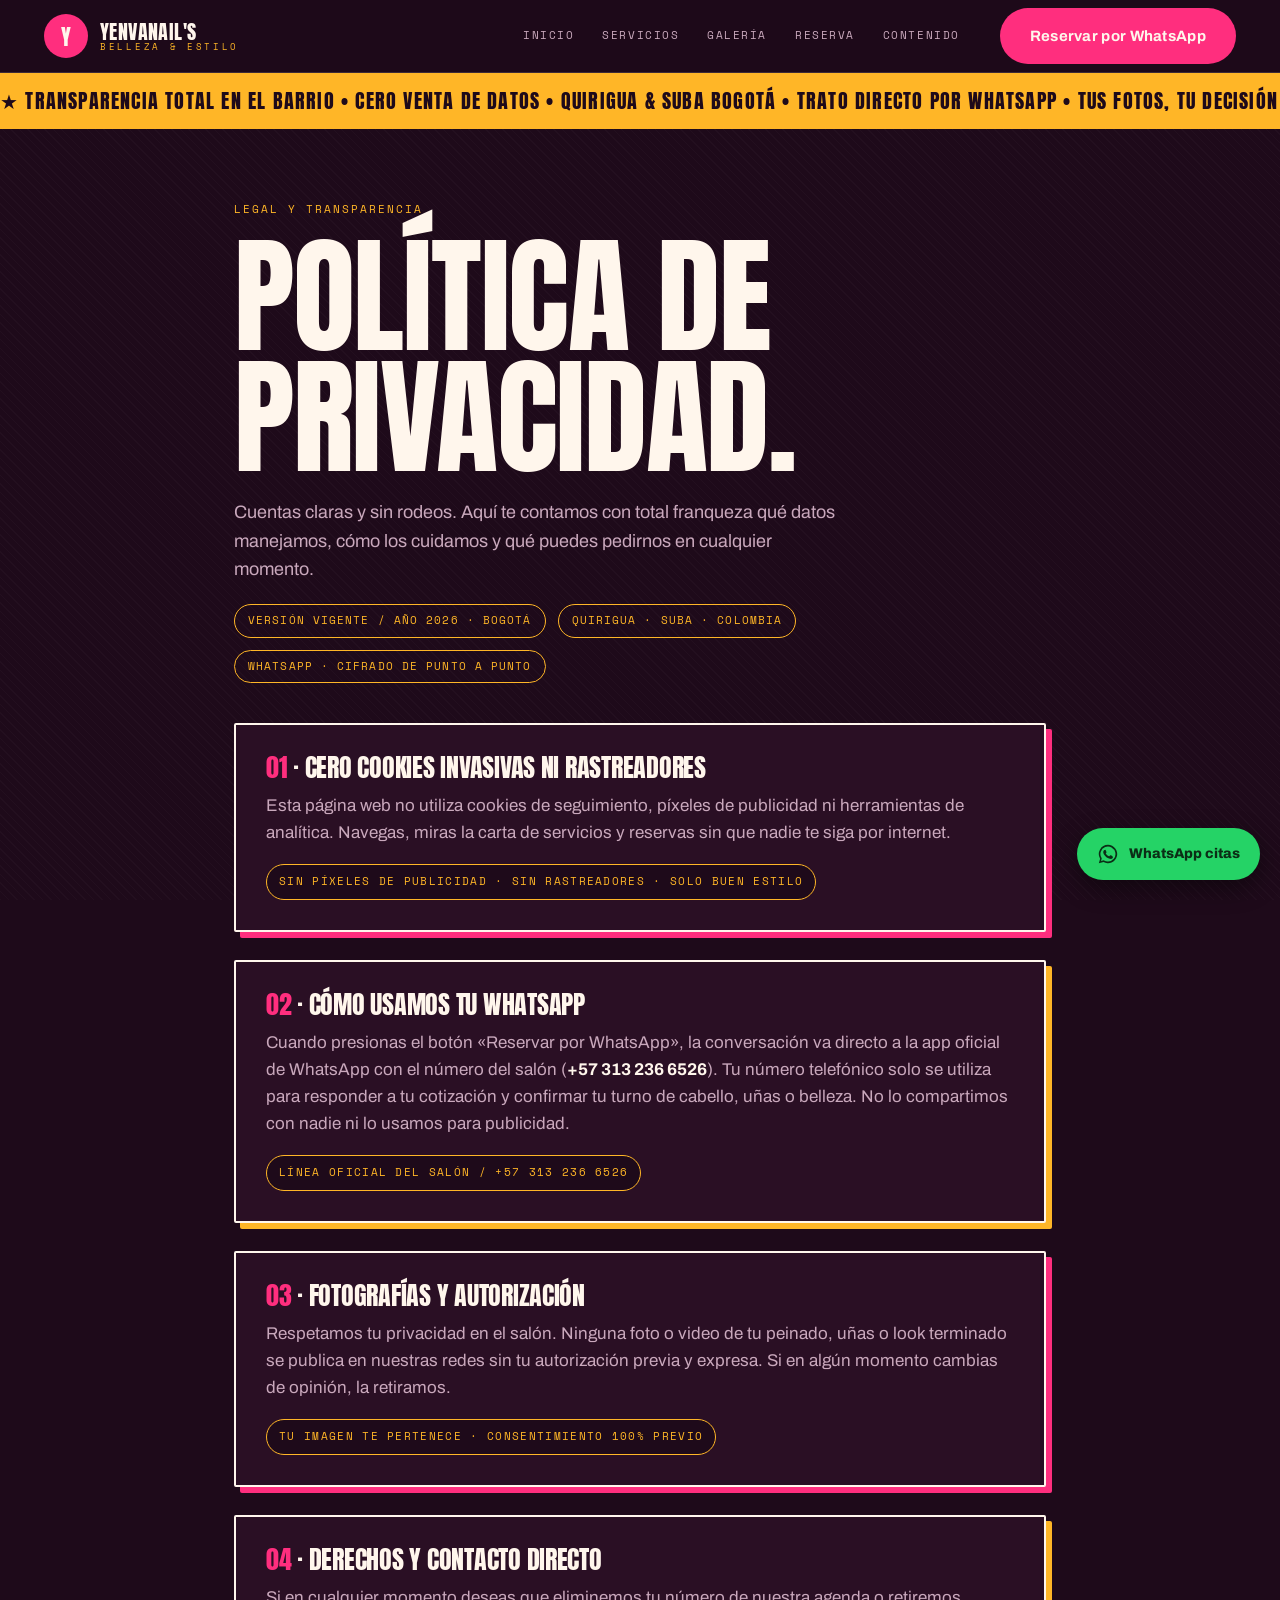
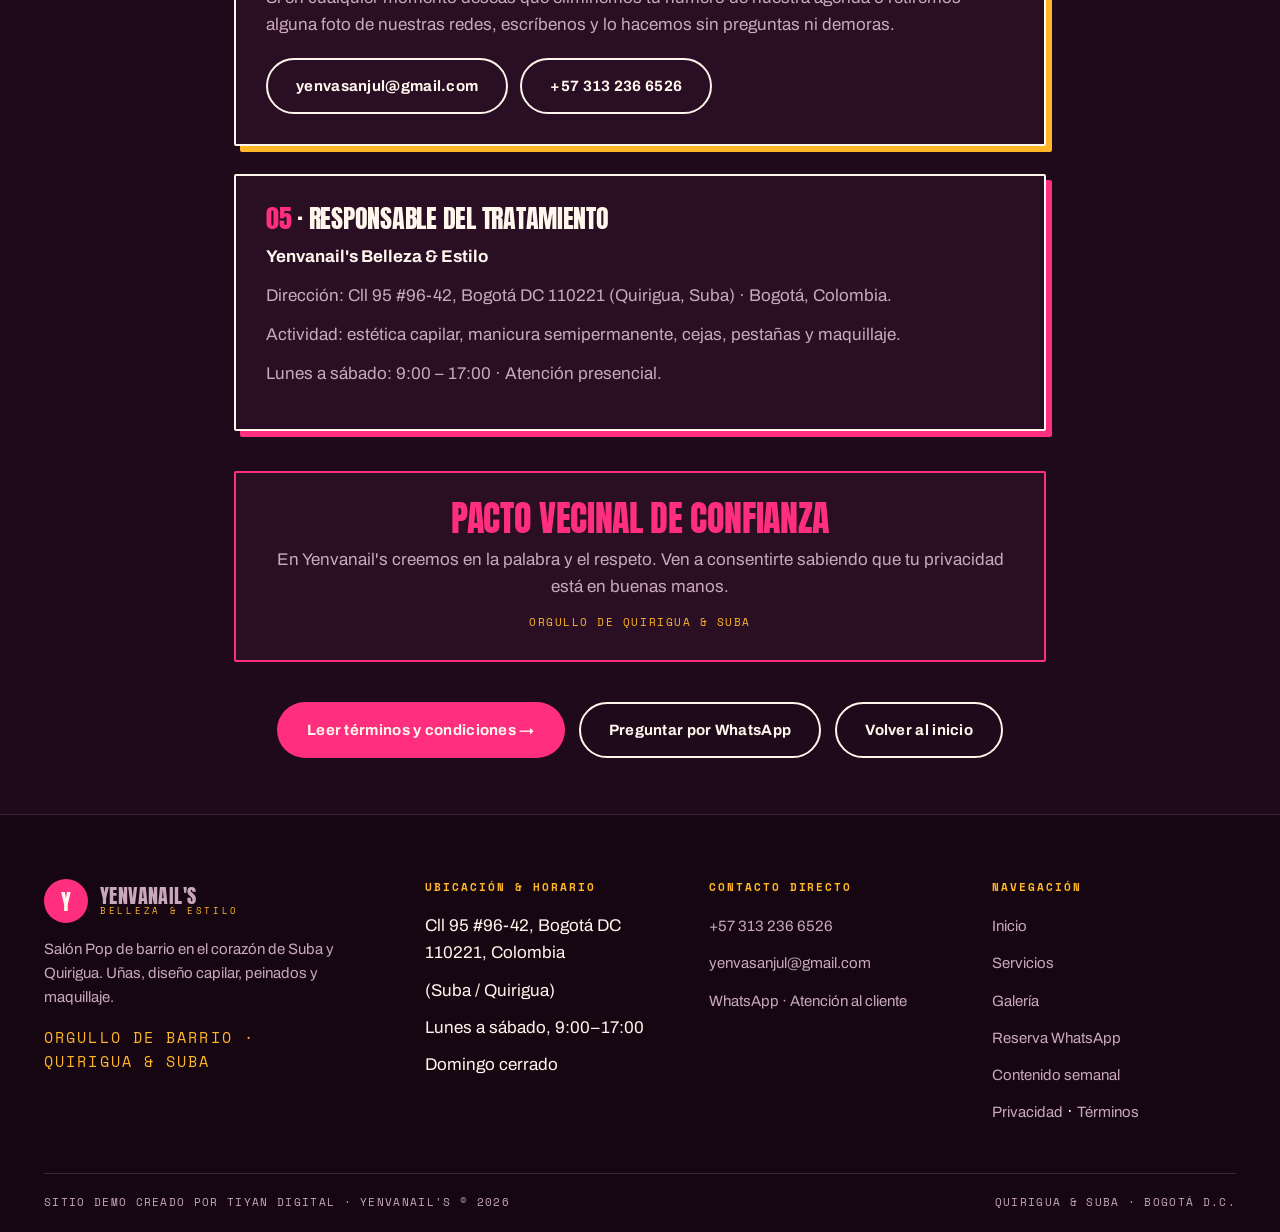
<file: privacidad.html>
<!DOCTYPE html>
<html lang="es">
<head>
<meta charset="UTF-8">
<meta name="viewport" content="width=device-width, initial-scale=1.0">
<title>Política de privacidad — Yenvanail's Belleza &amp; Estilo · Quirigua, Suba, Bogotá</title>
<meta name="description" content="Política de privacidad de Yenvanail's Belleza & Estilo: qué datos manejamos, cómo los cuidamos y cómo pedir que los eliminemos. Transparencia total en el barrio.">
<link rel="preconnect" href="https://fonts.googleapis.com">
<link rel="preconnect" href="https://fonts.gstatic.com" crossorigin>
<link href="https://fonts.googleapis.com/css2?family=Anton&family=Archivo:wght@400;500;700&family=Space+Mono:wght@400;700&display=swap" rel="stylesheet">
<link rel="stylesheet" href="assets/css/style.css">
</head>
<body>
<header class="site-nav">
  <div class="nav-inner">
    <a class="brand" href="index.html" aria-label="Yenvanail's Belleza y Estilo — Inicio">
      <span class="brand-mark" aria-hidden="true">Y</span>
      <span class="brand-name">Yenvanail's<small>Belleza &amp; Estilo</small></span>
    </a>
    <button class="nav-toggle" aria-expanded="false" aria-controls="nav-links" aria-label="Abrir menú">☰</button>
    <nav class="nav-links" id="nav-links" aria-label="Navegación principal">
      <a href="index.html">Inicio</a>
      <a href="servicios.html">Servicios</a>
      <a href="galeria.html">Galería</a>
      <a href="reserva.html">Reserva</a>
      <a href="contenido.html">Contenido</a>
    </nav>
    <a class="btn btn-primary nav-cta" href="https://wa.me/573132366526?text=Hola%20Yenvanail%27s%2C%20quiero%20reservar%20una%20cita.">Reservar por WhatsApp</a>
  </div>
</header>

<main>
  <div class="marquee" aria-hidden="true">
    <div class="marquee-track">
      <span>★ Transparencia total en el barrio • Cero venta de datos • Quirigua &amp; Suba Bogotá • Trato directo por WhatsApp • Tus fotos, tu decisión •&nbsp;</span>
      <span>★ Transparencia total en el barrio • Cero venta de datos • Quirigua &amp; Suba Bogotá • Trato directo por WhatsApp • Tus fotos, tu decisión •&nbsp;</span>
    </div>
  </div>

  <section class="page-head">
    <div class="wrap legal">
      <p class="eyebrow">Legal y transparencia</p>
      <h1>Política de privacidad.</h1>
      <p class="lede">Cuentas claras y sin rodeos. Aquí te contamos con total franqueza qué datos manejamos, cómo los cuidamos y qué puedes pedirnos en cualquier momento.</p>
      <div class="meta-row">
        <span class="chip">Versión vigente / Año 2026 · Bogotá</span>
        <span class="chip">Quirigua · Suba · Colombia</span>
        <span class="chip">WhatsApp · Cifrado de punto a punto</span>
      </div>

      <article class="article">
        <h2><span class="n">01</span> · Cero cookies invasivas ni rastreadores</h2>
        <p>Esta página web no utiliza cookies de seguimiento, píxeles de publicidad ni herramientas de analítica. Navegas, miras la carta de servicios y reservas sin que nadie te siga por internet.</p>
        <span class="badge">Sin píxeles de publicidad · Sin rastreadores · Solo buen estilo</span>
      </article>

      <article class="article">
        <h2><span class="n">02</span> · Cómo usamos tu WhatsApp</h2>
        <p>Cuando presionas el botón «Reservar por WhatsApp», la conversación va directo a la app oficial de WhatsApp con el número del salón (<b>+57 313 236 6526</b>). Tu número telefónico solo se utiliza para responder a tu cotización y confirmar tu turno de cabello, uñas o belleza. No lo compartimos con nadie ni lo usamos para publicidad.</p>
        <span class="badge">Línea oficial del salón / +57 313 236 6526</span>
      </article>

      <article class="article">
        <h2><span class="n">03</span> · Fotografías y autorización</h2>
        <p>Respetamos tu privacidad en el salón. Ninguna foto o video de tu peinado, uñas o look terminado se publica en nuestras redes sin tu autorización previa y expresa. Si en algún momento cambias de opinión, la retiramos.</p>
        <span class="badge">Tu imagen te pertenece · Consentimiento 100% previo</span>
      </article>

      <article class="article">
        <h2><span class="n">04</span> · Derechos y contacto directo</h2>
        <p>Si en cualquier momento deseas que eliminemos tu número de nuestra agenda o retiremos alguna foto de nuestras redes, escríbenos y lo hacemos sin preguntas ni demoras.</p>
        <div style="display:flex;gap:12px;flex-wrap:wrap;margin-top:8px">
          <a class="btn btn-outline" href="mailto:yenvasanjul@gmail.com">yenvasanjul@gmail.com</a>
          <a class="btn btn-outline" href="tel:+573132366526">+57 313 236 6526</a>
        </div>
      </article>

      <article class="article">
        <h2><span class="n">05</span> · Responsable del tratamiento</h2>
        <p><b>Yenvanail's Belleza &amp; Estilo</b></p>
        <p>Dirección: Cll 95 #96-42, Bogotá DC 110221 (Quirigua, Suba) · Bogotá, Colombia.</p>
        <p>Actividad: estética capilar, manicura semipermanente, cejas, pestañas y maquillaje.</p>
        <p>Lunes a sábado: 9:00 – 17:00 · Atención presencial.</p>
      </article>

      <div class="trust-band">
        <h3>Pacto vecinal de confianza</h3>
        <p>En Yenvanail's creemos en la palabra y el respeto. Ven a consentirte sabiendo que tu privacidad está en buenas manos.</p>
        <p class="mono" style="margin-top:14px;color:var(--marigold)">Orgullo de Quirigua &amp; Suba</p>
      </div>

      <div class="cross-links">
        <a class="btn btn-primary" href="terminos.html">Leer términos y condiciones →</a>
        <a class="btn btn-outline" href="https://wa.me/573132366526?text=Hola%20Yenvanail%27s%2C%20tengo%20una%20duda%20sobre%20la%20privacidad%20de%20mis%20datos.">Preguntar por WhatsApp</a>
        <a class="btn btn-outline" href="index.html">Volver al inicio</a>
      </div>
    </div>
  </section>
</main>

<footer class="site-footer">
  <div class="wrap">
    <div class="footer-grid">
      <div class="footer-brand">
        <a class="brand" href="index.html">
          <span class="brand-mark" aria-hidden="true">Y</span>
          <span class="brand-name">Yenvanail's<small>Belleza &amp; Estilo</small></span>
        </a>
        <p>Salón Pop de barrio en el corazón de Suba y Quirigua. Uñas, diseño capilar, peinados y maquillaje.</p>
        <p class="mono" style="margin-top:16px;color:var(--marigold)">Orgullo de barrio · Quirigua &amp; Suba</p>
      </div>
      <div>
        <h4>Ubicación &amp; horario</h4>
        <ul>
          <li>Cll 95 #96-42, Bogotá DC 110221, Colombia</li>
          <li>(Suba / Quirigua)</li>
          <li>Lunes a sábado, 9:00–17:00</li>
          <li>Domingo cerrado</li>
        </ul>
      </div>
      <div>
        <h4>Contacto directo</h4>
        <ul>
          <li><a href="tel:+573132366526">+57 313 236 6526</a></li>
          <li><a href="mailto:yenvasanjul@gmail.com">yenvasanjul@gmail.com</a></li>
          <li><a href="https://wa.me/573132366526?text=Hola%20Yenvanail%27s%2C%20quiero%20reservar%20una%20cita.">WhatsApp · Atención al cliente</a></li>
        </ul>
      </div>
      <div>
        <h4>Navegación</h4>
        <ul>
          <li><a href="index.html">Inicio</a></li>
          <li><a href="servicios.html">Servicios</a></li>
          <li><a href="galeria.html">Galería</a></li>
          <li><a href="reserva.html">Reserva WhatsApp</a></li>
          <li><a href="contenido.html">Contenido semanal</a></li>
          <li><a href="privacidad.html">Privacidad</a> · <a href="terminos.html">Términos</a></li>
        </ul>
      </div>
    </div>
    <div class="footer-bottom">
      <p>Sitio demo creado por Tiyan Digital · Yenvanail's © 2026</p>
      <p>Quirigua &amp; Suba · Bogotá D.C.</p>
    </div>
  </div>
</footer>

<a class="wa-float" href="https://wa.me/573132366526?text=Hola%20Yenvanail%27s%2C%20quiero%20reservar%20una%20cita." aria-label="WhatsApp citas">
  <svg width="22" height="22" viewBox="0 0 24 24" fill="currentColor" aria-hidden="true"><path d="M12 2a10 10 0 0 0-8.6 15.1L2 22l5.1-1.3A10 10 0 1 0 12 2zm0 18.2c-1.5 0-3-.4-4.3-1.2l-.3-.2-3 .8.8-2.9-.2-.3A8.2 8.2 0 1 1 12 20.2zm4.6-6.1c-.3-.1-1.5-.7-1.7-.8-.2-.1-.4-.1-.6.1-.2.3-.6.8-.8 1-.1.2-.3.2-.5.1a6.7 6.7 0 0 1-3.3-2.9c-.3-.4 0-.5.2-.8l.4-.5c.1-.2.1-.4 0-.5l-.8-1.9c-.2-.5-.4-.4-.6-.4h-.5c-.2 0-.5.1-.7.3-.2.3-.9.9-.9 2.2s.9 2.5 1.1 2.7c.1.2 1.9 2.9 4.5 4 .6.3 1.1.4 1.5.6.6.2 1.2.2 1.6.1.5-.1 1.5-.6 1.7-1.2.2-.6.2-1.1.2-1.2-.1-.1-.2-.2-.5-.3z"/></svg>
  <span>WhatsApp citas</span>
</a>
<script src="assets/js/main.js"></script>
</body>
</html>
</file>
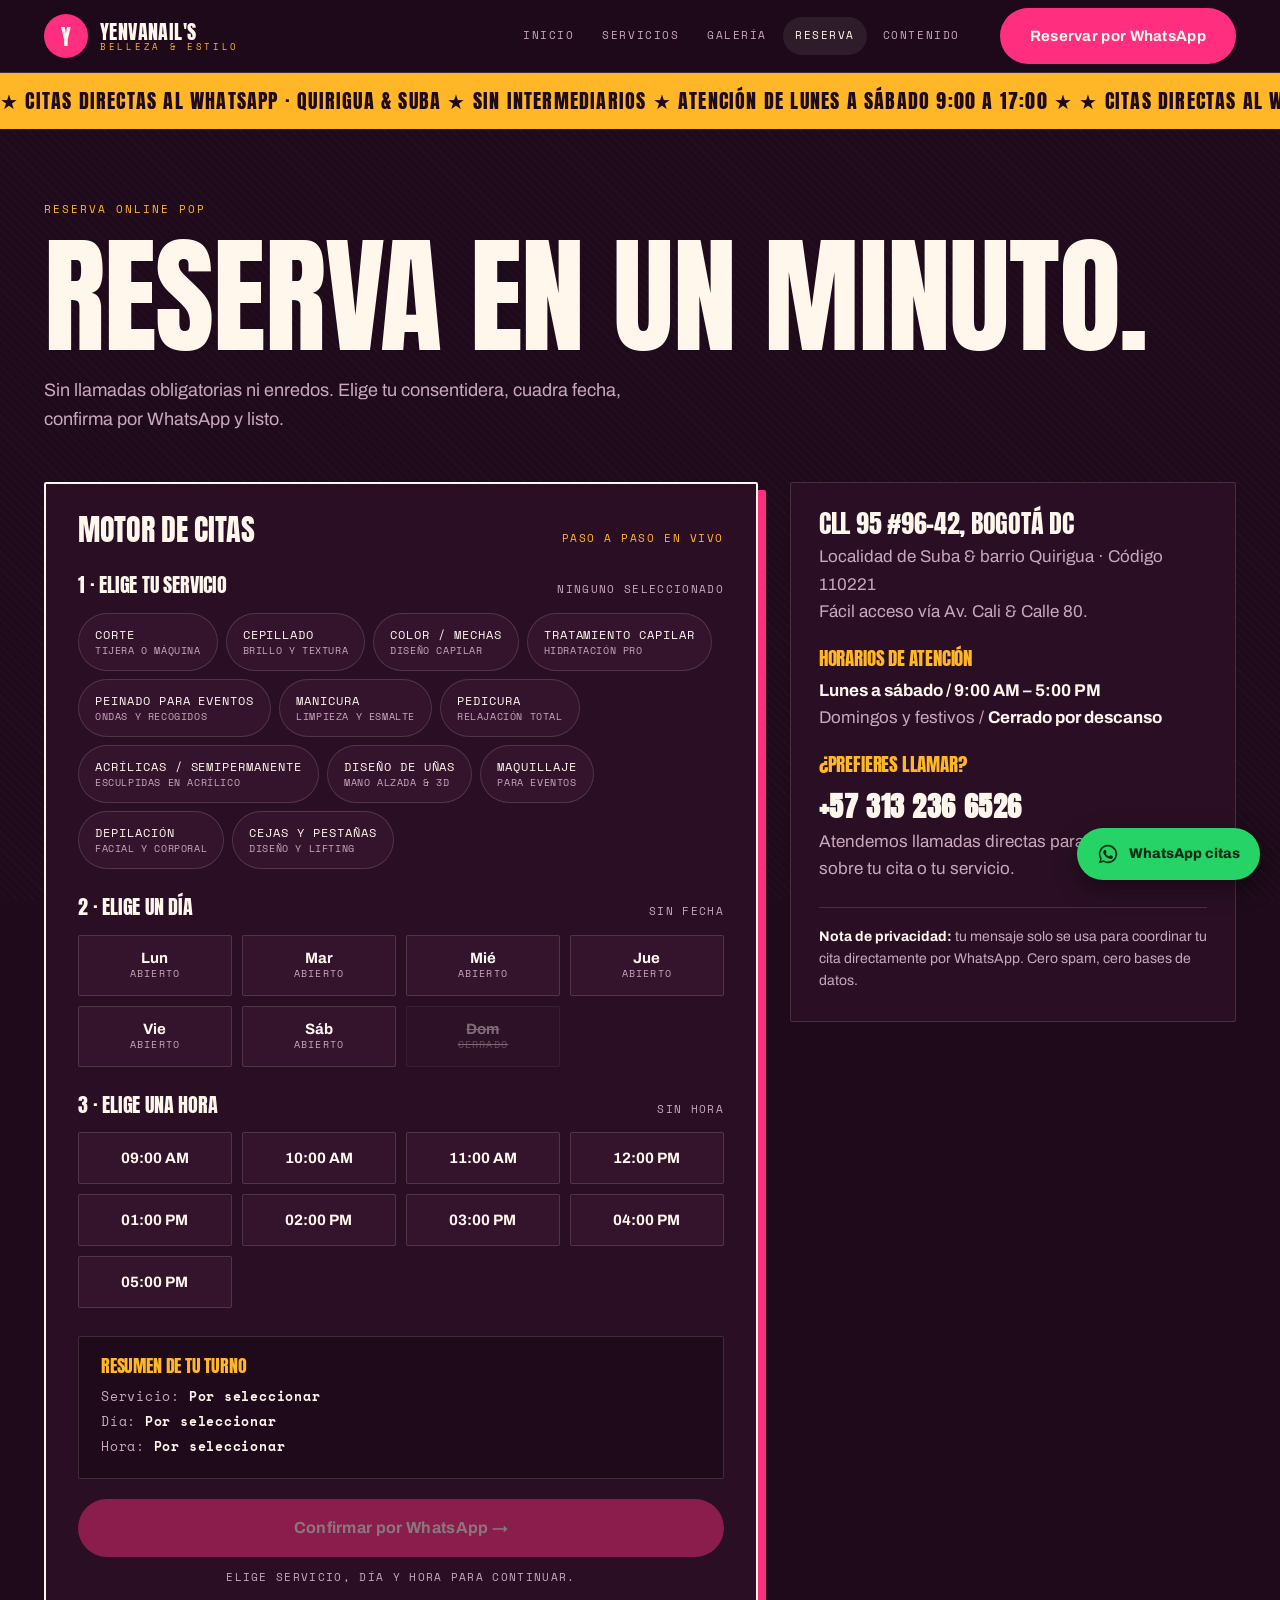
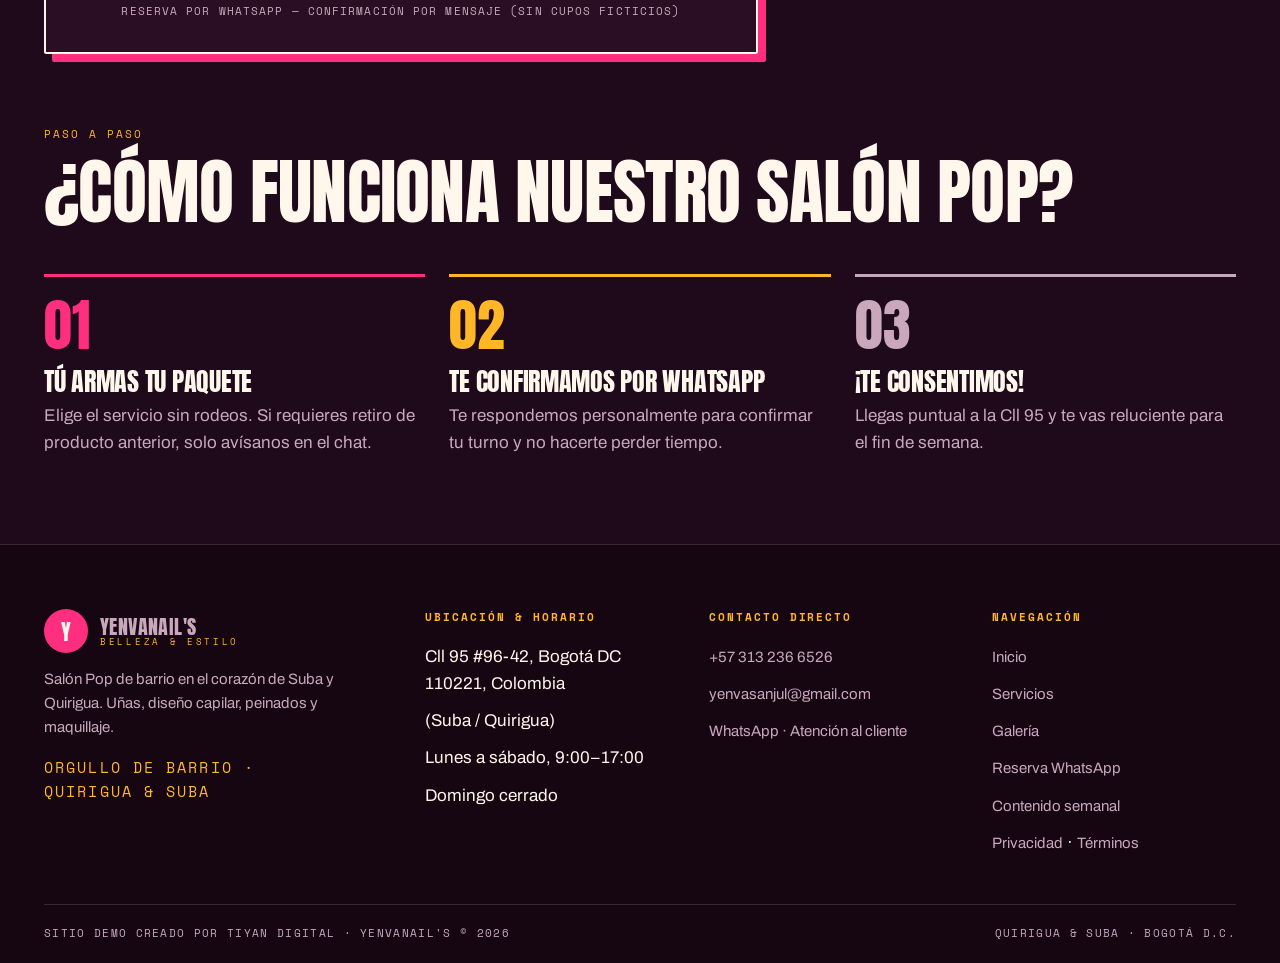
<file: reserva.html>
<!DOCTYPE html>
<html lang="es">
<head>
<meta charset="UTF-8">
<meta name="viewport" content="width=device-width, initial-scale=1.0">
<title>Reserva — Yenvanail's Belleza &amp; Estilo · Quirigua, Suba, Bogotá</title>
<meta name="description" content="Reserva en un minuto por WhatsApp: elige tu servicio, el día y la hora. Yenvanail's, Cll 95 #96-42, Quirigua, Suba, Bogotá. Lunes a sábado 9:00–17:00.">
<link rel="preconnect" href="https://fonts.googleapis.com">
<link rel="preconnect" href="https://fonts.gstatic.com" crossorigin>
<link href="https://fonts.googleapis.com/css2?family=Anton&family=Archivo:wght@400;500;700&family=Space+Mono:wght@400;700&display=swap" rel="stylesheet">
<link rel="stylesheet" href="assets/css/style.css">
</head>
<body>
<header class="site-nav">
  <div class="nav-inner">
    <a class="brand" href="index.html" aria-label="Yenvanail's Belleza y Estilo — Inicio">
      <span class="brand-mark" aria-hidden="true">Y</span>
      <span class="brand-name">Yenvanail's<small>Belleza &amp; Estilo</small></span>
    </a>
    <button class="nav-toggle" aria-expanded="false" aria-controls="nav-links" aria-label="Abrir menú">☰</button>
    <nav class="nav-links" id="nav-links" aria-label="Navegación principal">
      <a href="index.html">Inicio</a>
      <a href="servicios.html">Servicios</a>
      <a href="galeria.html">Galería</a>
      <a href="reserva.html" aria-current="page">Reserva</a>
      <a href="contenido.html">Contenido</a>
    </nav>
    <a class="btn btn-primary nav-cta" href="https://wa.me/573132366526?text=Hola%20Yenvanail%27s%2C%20quiero%20reservar%20una%20cita.">Reservar por WhatsApp</a>
  </div>
</header>

<main>
  <div class="marquee" aria-hidden="true">
    <div class="marquee-track">
      <span>★ Citas directas al WhatsApp · Quirigua &amp; Suba ★ Sin intermediarios ★ Atención de lunes a sábado 9:00 a 17:00 ★&nbsp;</span>
      <span>★ Citas directas al WhatsApp · Quirigua &amp; Suba ★ Sin intermediarios ★ Atención de lunes a sábado 9:00 a 17:00 ★&nbsp;</span>
    </div>
  </div>

  <section class="page-head">
    <div class="wrap">
      <p class="eyebrow">Reserva online Pop</p>
      <h1>Reserva en un minuto.</h1>
      <p class="lede">Sin llamadas obligatorias ni enredos. Elige tu consentidera, cuadra fecha, confirma por WhatsApp y listo.</p>
    </div>
  </section>

  <section class="section" style="padding-top:0">
    <div class="wrap booking-layout">
      <!-- BOOKING WIDGET -->
      <div class="widget" id="booking-widget">
        <div class="widget-head">
          <h2>Motor de citas</h2>
          <span class="mono" style="color:var(--marigold)">Paso a paso en vivo</span>
        </div>

        <div class="widget-step">
          <div class="widget-step-head">
            <h3>1 · Elige tu servicio</h3>
            <span class="step-status" id="status-servicio">Ninguno seleccionado</span>
          </div>
          <div class="chips">
            <button type="button" class="chip-btn" data-group="servicio" data-value="corte" data-label="Corte" aria-pressed="false">Corte<small>Tijera o máquina</small></button>
            <button type="button" class="chip-btn" data-group="servicio" data-value="cepillado" data-label="Cepillado" aria-pressed="false">Cepillado<small>Brillo y textura</small></button>
            <button type="button" class="chip-btn" data-group="servicio" data-value="color-mechas" data-label="Color / Mechas" aria-pressed="false">Color / Mechas<small>Diseño capilar</small></button>
            <button type="button" class="chip-btn" data-group="servicio" data-value="tratamiento" data-label="Tratamiento capilar" aria-pressed="false">Tratamiento capilar<small>Hidratación pro</small></button>
            <button type="button" class="chip-btn" data-group="servicio" data-value="peinado-eventos" data-label="Peinado para eventos" aria-pressed="false">Peinado para eventos<small>Ondas y recogidos</small></button>
            <button type="button" class="chip-btn" data-group="servicio" data-value="manicura" data-label="Manicura" aria-pressed="false">Manicura<small>Limpieza y esmalte</small></button>
            <button type="button" class="chip-btn" data-group="servicio" data-value="pedicura" data-label="Pedicura" aria-pressed="false">Pedicura<small>Relajación total</small></button>
            <button type="button" class="chip-btn" data-group="servicio" data-value="acrilicas" data-label="Acrílicas / Semipermanente" aria-pressed="false">Acrílicas / Semipermanente<small>Esculpidas en acrílico</small></button>
            <button type="button" class="chip-btn" data-group="servicio" data-value="diseno-unas" data-label="Diseño de uñas" aria-pressed="false">Diseño de uñas<small>Mano alzada &amp; 3D</small></button>
            <button type="button" class="chip-btn" data-group="servicio" data-value="maquillaje" data-label="Maquillaje" aria-pressed="false">Maquillaje<small>Para eventos</small></button>
            <button type="button" class="chip-btn" data-group="servicio" data-value="depilacion" data-label="Depilación" aria-pressed="false">Depilación<small>Facial y corporal</small></button>
            <button type="button" class="chip-btn" data-group="servicio" data-value="cejas-pestanas" data-label="Cejas y pestañas" aria-pressed="false">Cejas y pestañas<small>Diseño y lifting</small></button>
          </div>
        </div>

        <div class="widget-step">
          <div class="widget-step-head">
            <h3>2 · Elige un día</h3>
            <span class="step-status" id="status-dia">Sin fecha</span>
          </div>
          <div class="day-grid">
            <button type="button" class="day-btn" data-group="dia" data-value="lunes" data-label="lunes" aria-pressed="false">Lun<small>Abierto</small></button>
            <button type="button" class="day-btn" data-group="dia" data-value="martes" data-label="martes" aria-pressed="false">Mar<small>Abierto</small></button>
            <button type="button" class="day-btn" data-group="dia" data-value="miercoles" data-label="miércoles" aria-pressed="false">Mié<small>Abierto</small></button>
            <button type="button" class="day-btn" data-group="dia" data-value="jueves" data-label="jueves" aria-pressed="false">Jue<small>Abierto</small></button>
            <button type="button" class="day-btn" data-group="dia" data-value="viernes" data-label="viernes" aria-pressed="false">Vie<small>Abierto</small></button>
            <button type="button" class="day-btn" data-group="dia" data-value="sabado" data-label="sábado" aria-pressed="false">Sáb<small>Abierto</small></button>
            <button type="button" class="day-btn" disabled aria-disabled="true">Dom<small>Cerrado</small></button>
          </div>
        </div>

        <div class="widget-step">
          <div class="widget-step-head">
            <h3>3 · Elige una hora</h3>
            <span class="step-status" id="status-hora">Sin hora</span>
          </div>
          <div class="hour-grid">
            <button type="button" class="hour-btn" data-group="hora" data-value="09:00" data-label="9:00 AM" aria-pressed="false">09:00 AM</button>
            <button type="button" class="hour-btn" data-group="hora" data-value="10:00" data-label="10:00 AM" aria-pressed="false">10:00 AM</button>
            <button type="button" class="hour-btn" data-group="hora" data-value="11:00" data-label="11:00 AM" aria-pressed="false">11:00 AM</button>
            <button type="button" class="hour-btn" data-group="hora" data-value="12:00" data-label="12:00 PM" aria-pressed="false">12:00 PM</button>
            <button type="button" class="hour-btn" data-group="hora" data-value="13:00" data-label="1:00 PM" aria-pressed="false">01:00 PM</button>
            <button type="button" class="hour-btn" data-group="hora" data-value="14:00" data-label="2:00 PM" aria-pressed="false">02:00 PM</button>
            <button type="button" class="hour-btn" data-group="hora" data-value="15:00" data-label="3:00 PM" aria-pressed="false">03:00 PM</button>
            <button type="button" class="hour-btn" data-group="hora" data-value="16:00" data-label="4:00 PM" aria-pressed="false">04:00 PM</button>
            <button type="button" class="hour-btn" data-group="hora" data-value="17:00" data-label="5:00 PM" aria-pressed="false">05:00 PM</button>
          </div>
        </div>

        <div class="summary" aria-live="polite">
          <h3>Resumen de tu turno</h3>
          <p>Servicio: <b id="sum-servicio">Por seleccionar</b><br>
          Día: <b id="sum-dia">Por seleccionar</b><br>
          Hora: <b id="sum-hora">Por seleccionar</b></p>
        </div>

        <a class="btn btn-primary is-disabled" id="confirm-btn" href="#" aria-disabled="true">Confirmar por WhatsApp →</a>
        <p class="widget-hint" id="confirm-hint">Elige servicio, día y hora para continuar.</p>
        <p class="widget-foot">Reserva por WhatsApp — confirmación por mensaje (sin cupos ficticios)</p>
      </div>

      <!-- SIDE PANEL -->
      <aside class="side-panel">
        <h2>Cll 95 #96-42, Bogotá DC</h2>
        <p>Localidad de Suba &amp; barrio Quirigua · Código 110221<br>Fácil acceso vía Av. Cali &amp; Calle 80.</p>
        <h3>Horarios de atención</h3>
        <p><b>Lunes a sábado / 9:00 AM – 5:00 PM</b><br>Domingos y festivos / <b>Cerrado por descanso</b></p>
        <h3>¿Prefieres llamar?</h3>
        <p><a class="big-tel" href="tel:+573132366526">+57 313 236 6526</a></p>
        <p>Atendemos llamadas directas para preguntas sobre tu cita o tu servicio.</p>
        <p class="privacy-note"><b>Nota de privacidad:</b> tu mensaje solo se usa para coordinar tu cita directamente por WhatsApp. Cero spam, cero bases de datos.</p>
      </aside>
    </div>

    <!-- EXTRA SECTION (neutralized) -->
    <div class="wrap" style="margin-top:72px">
      <div class="section-head">
        <p class="eyebrow">Paso a paso</p>
        <h2>¿Cómo funciona nuestro Salón Pop?</h2>
      </div>
      <div class="steps">
        <div class="step">
          <span class="step-num">01</span>
          <h3>Tú armas tu paquete</h3>
          <p>Elige el servicio sin rodeos. Si requieres retiro de producto anterior, solo avísanos en el chat.</p>
        </div>
        <div class="step">
          <span class="step-num">02</span>
          <h3>Te confirmamos por WhatsApp</h3>
          <p>Te respondemos personalmente para confirmar tu turno y no hacerte perder tiempo.</p>
        </div>
        <div class="step">
          <span class="step-num">03</span>
          <h3>¡Te consentimos!</h3>
          <p>Llegas puntual a la Cll 95 y te vas reluciente para el fin de semana.</p>
        </div>
      </div>
    </div>
  </section>
</main>

<footer class="site-footer">
  <div class="wrap">
    <div class="footer-grid">
      <div class="footer-brand">
        <a class="brand" href="index.html">
          <span class="brand-mark" aria-hidden="true">Y</span>
          <span class="brand-name">Yenvanail's<small>Belleza &amp; Estilo</small></span>
        </a>
        <p>Salón Pop de barrio en el corazón de Suba y Quirigua. Uñas, diseño capilar, peinados y maquillaje.</p>
        <p class="mono" style="margin-top:16px;color:var(--marigold)">Orgullo de barrio · Quirigua &amp; Suba</p>
      </div>
      <div>
        <h4>Ubicación &amp; horario</h4>
        <ul>
          <li>Cll 95 #96-42, Bogotá DC 110221, Colombia</li>
          <li>(Suba / Quirigua)</li>
          <li>Lunes a sábado, 9:00–17:00</li>
          <li>Domingo cerrado</li>
        </ul>
      </div>
      <div>
        <h4>Contacto directo</h4>
        <ul>
          <li><a href="tel:+573132366526">+57 313 236 6526</a></li>
          <li><a href="mailto:yenvasanjul@gmail.com">yenvasanjul@gmail.com</a></li>
          <li><a href="https://wa.me/573132366526?text=Hola%20Yenvanail%27s%2C%20quiero%20reservar%20una%20cita.">WhatsApp · Atención al cliente</a></li>
        </ul>
      </div>
      <div>
        <h4>Navegación</h4>
        <ul>
          <li><a href="index.html">Inicio</a></li>
          <li><a href="servicios.html">Servicios</a></li>
          <li><a href="galeria.html">Galería</a></li>
          <li><a href="reserva.html">Reserva WhatsApp</a></li>
          <li><a href="contenido.html">Contenido semanal</a></li>
          <li><a href="privacidad.html">Privacidad</a> · <a href="terminos.html">Términos</a></li>
        </ul>
      </div>
    </div>
    <div class="footer-bottom">
      <p>Sitio demo creado por Tiyan Digital · Yenvanail's © 2026</p>
      <p>Quirigua &amp; Suba · Bogotá D.C.</p>
    </div>
  </div>
</footer>

<a class="wa-float" href="https://wa.me/573132366526?text=Hola%20Yenvanail%27s%2C%20quiero%20reservar%20una%20cita." aria-label="WhatsApp citas">
  <svg width="22" height="22" viewBox="0 0 24 24" fill="currentColor" aria-hidden="true"><path d="M12 2a10 10 0 0 0-8.6 15.1L2 22l5.1-1.3A10 10 0 1 0 12 2zm0 18.2c-1.5 0-3-.4-4.3-1.2l-.3-.2-3 .8.8-2.9-.2-.3A8.2 8.2 0 1 1 12 20.2zm4.6-6.1c-.3-.1-1.5-.7-1.7-.8-.2-.1-.4-.1-.6.1-.2.3-.6.8-.8 1-.1.2-.3.2-.5.1a6.7 6.7 0 0 1-3.3-2.9c-.3-.4 0-.5.2-.8l.4-.5c.1-.2.1-.4 0-.5l-.8-1.9c-.2-.5-.4-.4-.6-.4h-.5c-.2 0-.5.1-.7.3-.2.3-.9.9-.9 2.2s.9 2.5 1.1 2.7c.1.2 1.9 2.9 4.5 4 .6.3 1.1.4 1.5.6.6.2 1.2.2 1.6.1.5-.1 1.5-.6 1.7-1.2.2-.6.2-1.1.2-1.2-.1-.1-.2-.2-.5-.3z"/></svg>
  <span>WhatsApp citas</span>
</a>
<script src="assets/js/main.js"></script>
</body>
</html>
</file>
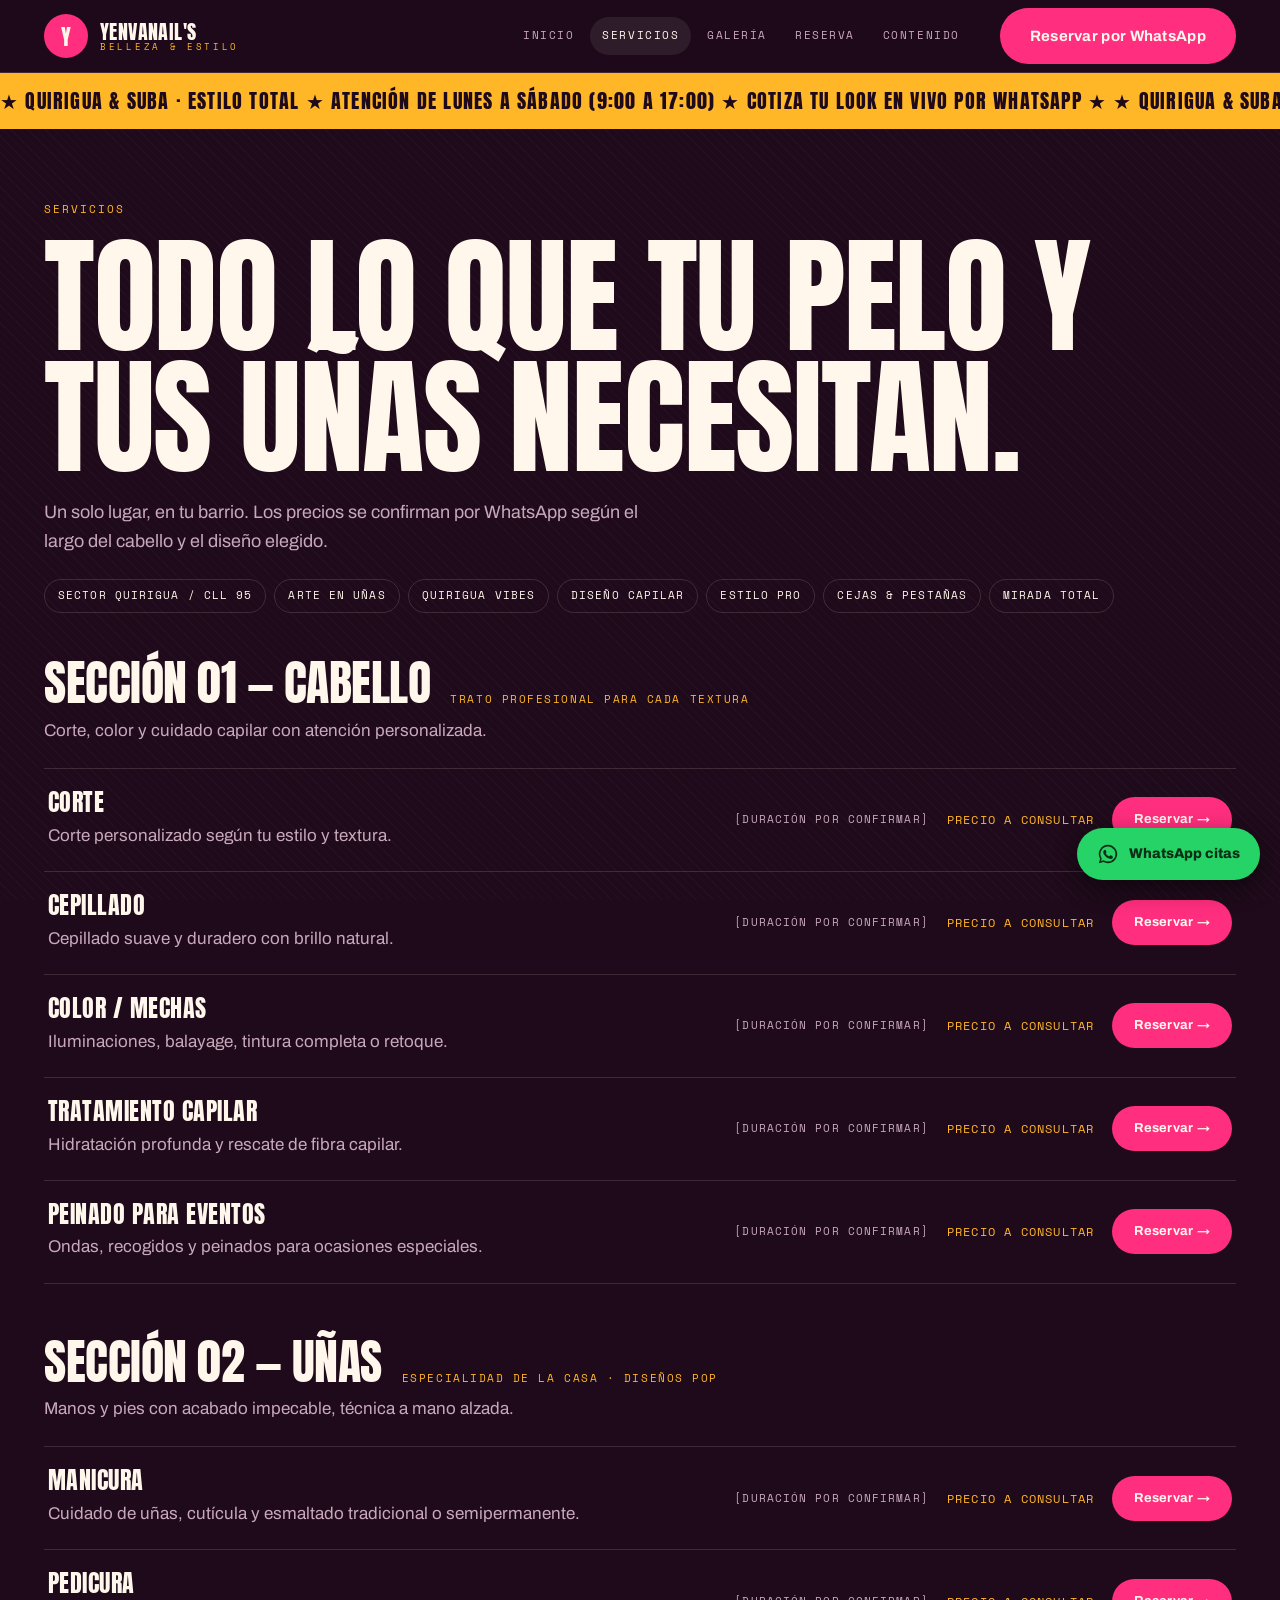
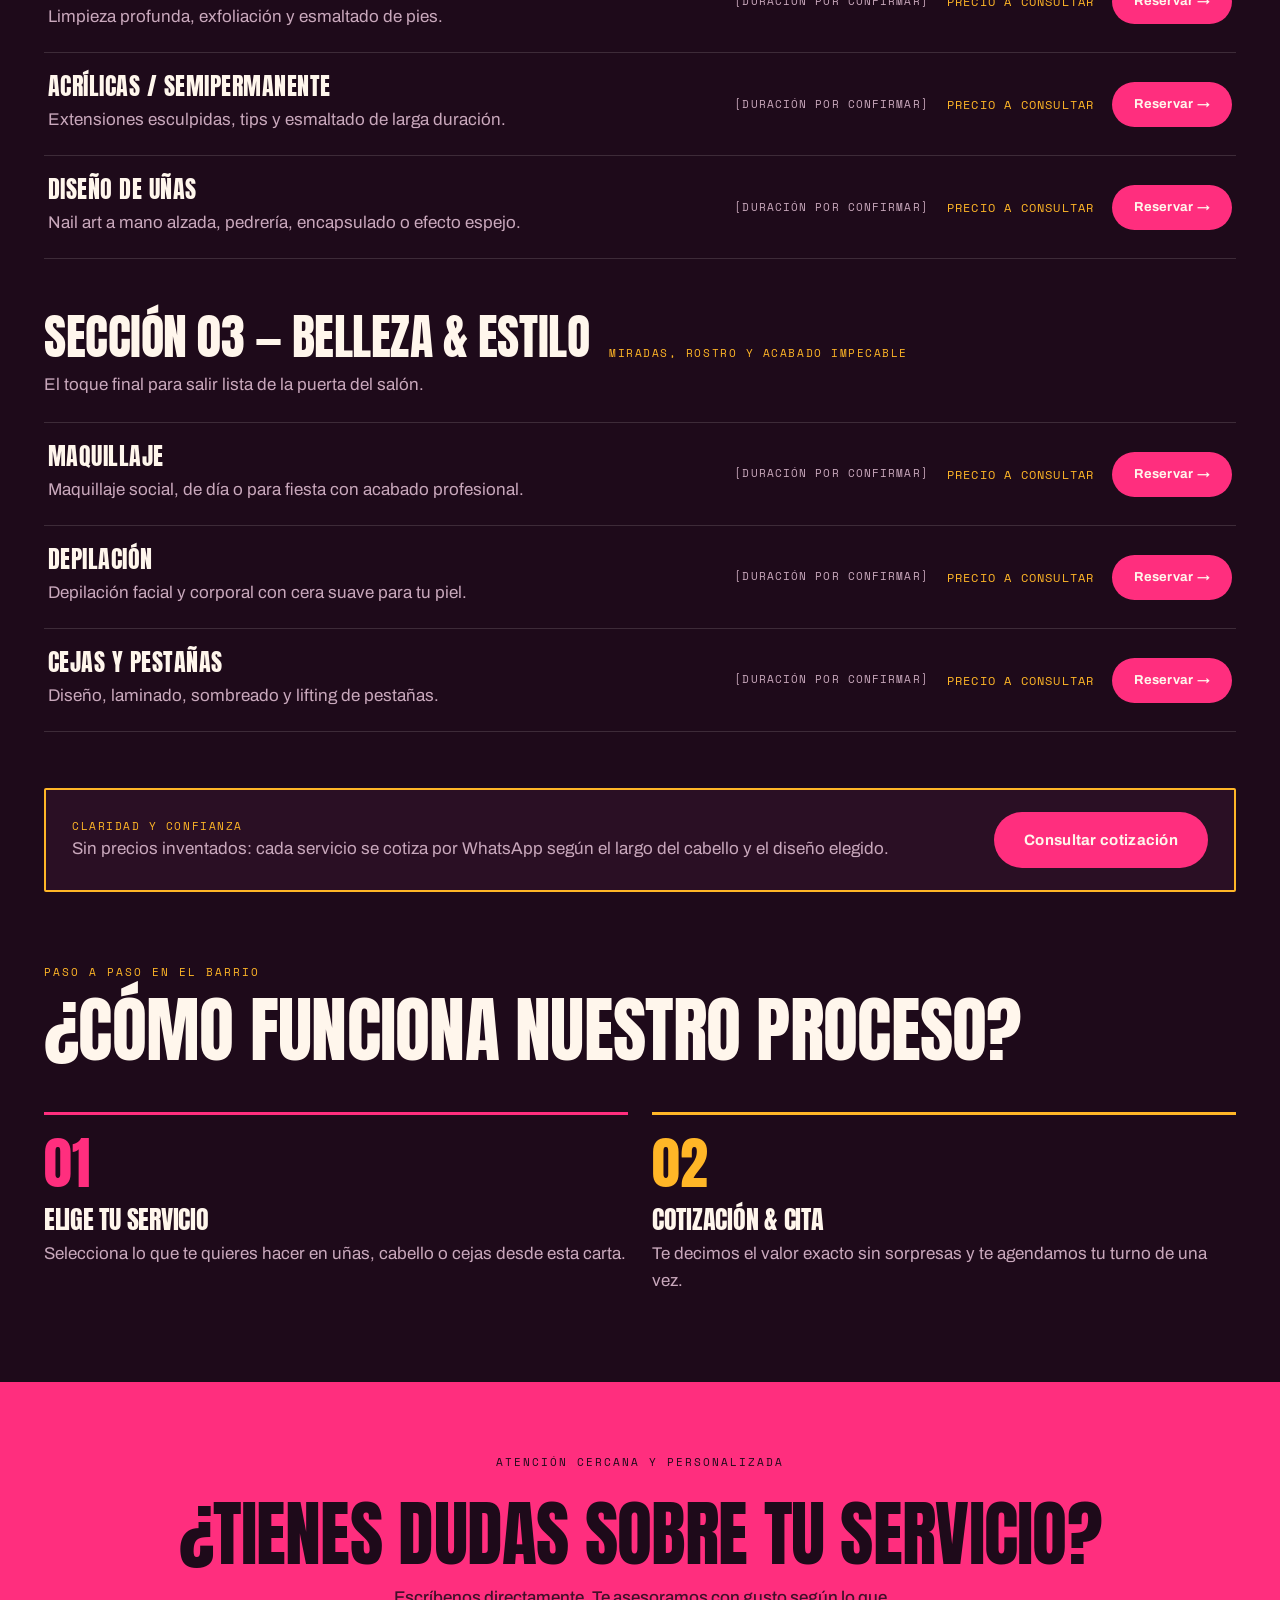
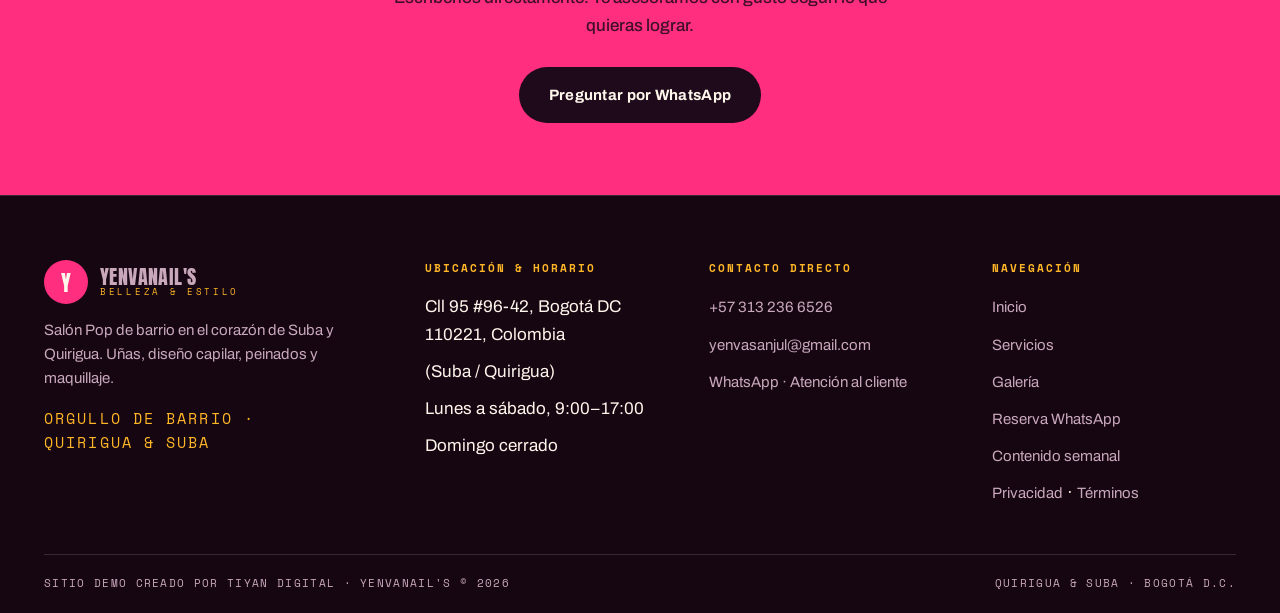
<file: servicios.html>
<!DOCTYPE html>
<html lang="es">
<head>
<meta charset="UTF-8">
<meta name="viewport" content="width=device-width, initial-scale=1.0">
<title>Servicios — Yenvanail's Belleza &amp; Estilo · Quirigua, Suba, Bogotá</title>
<meta name="description" content="Carta de servicios de Yenvanail's: cabello, uñas, belleza y estilo en Quirigua, Suba. Los precios se confirman por WhatsApp según el largo del cabello y el diseño elegido.">
<link rel="preconnect" href="https://fonts.googleapis.com">
<link rel="preconnect" href="https://fonts.gstatic.com" crossorigin>
<link href="https://fonts.googleapis.com/css2?family=Anton&family=Archivo:wght@400;500;700&family=Space+Mono:wght@400;700&display=swap" rel="stylesheet">
<link rel="stylesheet" href="assets/css/style.css">
</head>
<body>
<header class="site-nav">
  <div class="nav-inner">
    <a class="brand" href="index.html" aria-label="Yenvanail's Belleza y Estilo — Inicio">
      <span class="brand-mark" aria-hidden="true">Y</span>
      <span class="brand-name">Yenvanail's<small>Belleza &amp; Estilo</small></span>
    </a>
    <button class="nav-toggle" aria-expanded="false" aria-controls="nav-links" aria-label="Abrir menú">☰</button>
    <nav class="nav-links" id="nav-links" aria-label="Navegación principal">
      <a href="index.html">Inicio</a>
      <a href="servicios.html" aria-current="page">Servicios</a>
      <a href="galeria.html">Galería</a>
      <a href="reserva.html">Reserva</a>
      <a href="contenido.html">Contenido</a>
    </nav>
    <a class="btn btn-primary nav-cta" href="https://wa.me/573132366526?text=Hola%20Yenvanail%27s%2C%20quiero%20reservar%20una%20cita.">Reservar por WhatsApp</a>
  </div>
</header>

<main>
  <div class="marquee" aria-hidden="true">
    <div class="marquee-track">
      <span>★ Quirigua &amp; Suba · Estilo total ★ Atención de lunes a sábado (9:00 a 17:00) ★ Cotiza tu look en vivo por WhatsApp ★&nbsp;</span>
      <span>★ Quirigua &amp; Suba · Estilo total ★ Atención de lunes a sábado (9:00 a 17:00) ★ Cotiza tu look en vivo por WhatsApp ★&nbsp;</span>
    </div>
  </div>

  <section class="page-head">
    <div class="wrap">
      <p class="eyebrow">Servicios</p>
      <h1>Todo lo que tu pelo y tus uñas necesitan.</h1>
      <p class="lede">Un solo lugar, en tu barrio. Los precios se confirman por WhatsApp según el largo del cabello y el diseño elegido.</p>
      <div class="chips" style="margin-top:24px">
        <span class="chip">Sector Quirigua / Cll 95</span><span class="chip">Arte en uñas</span><span class="chip">Quirigua vibes</span><span class="chip">Diseño capilar</span><span class="chip">Estilo pro</span><span class="chip">Cejas &amp; pestañas</span><span class="chip">Mirada total</span>
      </div>
    </div>
  </section>

  <section class="section" style="padding-top:0">
    <div class="wrap">

      <!-- CABELLO -->
      <div class="service-block" id="cabello">
        <div class="service-block-head">
          <h2>Sección 01 — Cabello</h2>
          <span class="tag">Trato profesional para cada textura</span>
        </div>
        <p class="sub">Corte, color y cuidado capilar con atención personalizada.</p>
        <div class="service-list">
          <div class="service-row">
            <h3>Corte</h3>
            <p class="desc">Corte personalizado según tu estilo y textura.</p>
            <div class="service-meta">
              <span class="dur">[Duración por confirmar]</span>
              <span class="price">Precio a consultar</span>
              <a class="btn btn-primary" href="reserva.html?servicio=corte">Reservar →</a>
            </div>
          </div>
          <div class="service-row">
            <h3>Cepillado</h3>
            <p class="desc">Cepillado suave y duradero con brillo natural.</p>
            <div class="service-meta">
              <span class="dur">[Duración por confirmar]</span>
              <span class="price">Precio a consultar</span>
              <a class="btn btn-primary" href="reserva.html?servicio=cepillado">Reservar →</a>
            </div>
          </div>
          <div class="service-row">
            <h3>Color / Mechas</h3>
            <p class="desc">Iluminaciones, balayage, tintura completa o retoque.</p>
            <div class="service-meta">
              <span class="dur">[Duración por confirmar]</span>
              <span class="price">Precio a consultar</span>
              <a class="btn btn-primary" href="reserva.html?servicio=color-mechas">Reservar →</a>
            </div>
          </div>
          <div class="service-row">
            <h3>Tratamiento capilar</h3>
            <p class="desc">Hidratación profunda y rescate de fibra capilar.</p>
            <div class="service-meta">
              <span class="dur">[Duración por confirmar]</span>
              <span class="price">Precio a consultar</span>
              <a class="btn btn-primary" href="reserva.html?servicio=tratamiento">Reservar →</a>
            </div>
          </div>
          <div class="service-row">
            <h3>Peinado para eventos</h3>
            <p class="desc">Ondas, recogidos y peinados para ocasiones especiales.</p>
            <div class="service-meta">
              <span class="dur">[Duración por confirmar]</span>
              <span class="price">Precio a consultar</span>
              <a class="btn btn-primary" href="reserva.html?servicio=peinado-eventos">Reservar →</a>
            </div>
          </div>
        </div>
      </div>

      <!-- UÑAS -->
      <div class="service-block" id="unas">
        <div class="service-block-head">
          <h2>Sección 02 — Uñas</h2>
          <span class="tag">Especialidad de la casa · Diseños Pop</span>
        </div>
        <p class="sub">Manos y pies con acabado impecable, técnica a mano alzada.</p>
        <div class="service-list">
          <div class="service-row">
            <h3>Manicura</h3>
            <p class="desc">Cuidado de uñas, cutícula y esmaltado tradicional o semipermanente.</p>
            <div class="service-meta">
              <span class="dur">[Duración por confirmar]</span>
              <span class="price">Precio a consultar</span>
              <a class="btn btn-primary" href="reserva.html?servicio=manicura">Reservar →</a>
            </div>
          </div>
          <div class="service-row">
            <h3>Pedicura</h3>
            <p class="desc">Limpieza profunda, exfoliación y esmaltado de pies.</p>
            <div class="service-meta">
              <span class="dur">[Duración por confirmar]</span>
              <span class="price">Precio a consultar</span>
              <a class="btn btn-primary" href="reserva.html?servicio=pedicura">Reservar →</a>
            </div>
          </div>
          <div class="service-row">
            <h3>Acrílicas / Semipermanente</h3>
            <p class="desc">Extensiones esculpidas, tips y esmaltado de larga duración.</p>
            <div class="service-meta">
              <span class="dur">[Duración por confirmar]</span>
              <span class="price">Precio a consultar</span>
              <a class="btn btn-primary" href="reserva.html?servicio=acrilicas">Reservar →</a>
            </div>
          </div>
          <div class="service-row">
            <h3>Diseño de uñas</h3>
            <p class="desc">Nail art a mano alzada, pedrería, encapsulado o efecto espejo.</p>
            <div class="service-meta">
              <span class="dur">[Duración por confirmar]</span>
              <span class="price">Precio a consultar</span>
              <a class="btn btn-primary" href="reserva.html?servicio=diseno-unas">Reservar →</a>
            </div>
          </div>
        </div>
      </div>

      <!-- BELLEZA & ESTILO -->
      <div class="service-block" id="belleza">
        <div class="service-block-head">
          <h2>Sección 03 — Belleza &amp; Estilo</h2>
          <span class="tag">Miradas, rostro y acabado impecable</span>
        </div>
        <p class="sub">El toque final para salir lista de la puerta del salón.</p>
        <div class="service-list">
          <div class="service-row">
            <h3>Maquillaje</h3>
            <p class="desc">Maquillaje social, de día o para fiesta con acabado profesional.</p>
            <div class="service-meta">
              <span class="dur">[Duración por confirmar]</span>
              <span class="price">Precio a consultar</span>
              <a class="btn btn-primary" href="reserva.html?servicio=maquillaje">Reservar →</a>
            </div>
          </div>
          <div class="service-row">
            <h3>Depilación</h3>
            <p class="desc">Depilación facial y corporal con cera suave para tu piel.</p>
            <div class="service-meta">
              <span class="dur">[Duración por confirmar]</span>
              <span class="price">Precio a consultar</span>
              <a class="btn btn-primary" href="reserva.html?servicio=depilacion">Reservar →</a>
            </div>
          </div>
          <div class="service-row">
            <h3>Cejas y pestañas</h3>
            <p class="desc">Diseño, laminado, sombreado y lifting de pestañas.</p>
            <div class="service-meta">
              <span class="dur">[Duración por confirmar]</span>
              <span class="price">Precio a consultar</span>
              <a class="btn btn-primary" href="reserva.html?servicio=cejas-pestanas">Reservar →</a>
            </div>
          </div>
        </div>
      </div>

      <div class="note-bar">
        <div>
          <p class="mono">Claridad y confianza</p>
          <p>Sin precios inventados: cada servicio se cotiza por WhatsApp según el largo del cabello y el diseño elegido.</p>
        </div>
        <a class="btn btn-primary" href="https://wa.me/573132366526?text=Hola%20Yenvanail%27s%2C%20quiero%20consultar%20una%20cotizaci%C3%B3n.">Consultar cotización</a>
      </div>

      <!-- PROCESO (extra section, neutralized: invented step removed) -->
      <div style="margin-top:72px">
        <div class="section-head">
          <p class="eyebrow">Paso a paso en el barrio</p>
          <h2>¿Cómo funciona nuestro proceso?</h2>
        </div>
        <div class="steps" style="grid-template-columns:repeat(2,1fr)">
          <div class="step">
            <span class="step-num">01</span>
            <h3>Elige tu servicio</h3>
            <p>Selecciona lo que te quieres hacer en uñas, cabello o cejas desde esta carta.</p>
          </div>
          <div class="step">
            <span class="step-num">02</span>
            <h3>Cotización &amp; cita</h3>
            <p>Te decimos el valor exacto sin sorpresas y te agendamos tu turno de una vez.</p>
          </div>
        </div>
      </div>
    </div>
  </section>

  <section class="cta-band">
    <div class="wrap">
      <p class="eyebrow">Atención cercana y personalizada</p>
      <h2>¿Tienes dudas sobre tu servicio?</h2>
      <p>Escríbenos directamente. Te asesoramos con gusto según lo que quieras lograr.</p>
      <a class="btn btn-inverted" href="https://wa.me/573132366526?text=Hola%20Yenvanail%27s%2C%20tengo%20una%20duda%20sobre%20un%20servicio.">Preguntar por WhatsApp</a>
    </div>
  </section>
</main>

<footer class="site-footer">
  <div class="wrap">
    <div class="footer-grid">
      <div class="footer-brand">
        <a class="brand" href="index.html">
          <span class="brand-mark" aria-hidden="true">Y</span>
          <span class="brand-name">Yenvanail's<small>Belleza &amp; Estilo</small></span>
        </a>
        <p>Salón Pop de barrio en el corazón de Suba y Quirigua. Uñas, diseño capilar, peinados y maquillaje.</p>
        <p class="mono" style="margin-top:16px;color:var(--marigold)">Orgullo de barrio · Quirigua &amp; Suba</p>
      </div>
      <div>
        <h4>Ubicación &amp; horario</h4>
        <ul>
          <li>Cll 95 #96-42, Bogotá DC 110221, Colombia</li>
          <li>(Suba / Quirigua)</li>
          <li>Lunes a sábado, 9:00–17:00</li>
          <li>Domingo cerrado</li>
        </ul>
      </div>
      <div>
        <h4>Contacto directo</h4>
        <ul>
          <li><a href="tel:+573132366526">+57 313 236 6526</a></li>
          <li><a href="mailto:yenvasanjul@gmail.com">yenvasanjul@gmail.com</a></li>
          <li><a href="https://wa.me/573132366526?text=Hola%20Yenvanail%27s%2C%20quiero%20reservar%20una%20cita.">WhatsApp · Atención al cliente</a></li>
        </ul>
      </div>
      <div>
        <h4>Navegación</h4>
        <ul>
          <li><a href="index.html">Inicio</a></li>
          <li><a href="servicios.html">Servicios</a></li>
          <li><a href="galeria.html">Galería</a></li>
          <li><a href="reserva.html">Reserva WhatsApp</a></li>
          <li><a href="contenido.html">Contenido semanal</a></li>
          <li><a href="privacidad.html">Privacidad</a> · <a href="terminos.html">Términos</a></li>
        </ul>
      </div>
    </div>
    <div class="footer-bottom">
      <p>Sitio demo creado por Tiyan Digital · Yenvanail's © 2026</p>
      <p>Quirigua &amp; Suba · Bogotá D.C.</p>
    </div>
  </div>
</footer>

<a class="wa-float" href="https://wa.me/573132366526?text=Hola%20Yenvanail%27s%2C%20quiero%20reservar%20una%20cita." aria-label="WhatsApp citas">
  <svg width="22" height="22" viewBox="0 0 24 24" fill="currentColor" aria-hidden="true"><path d="M12 2a10 10 0 0 0-8.6 15.1L2 22l5.1-1.3A10 10 0 1 0 12 2zm0 18.2c-1.5 0-3-.4-4.3-1.2l-.3-.2-3 .8.8-2.9-.2-.3A8.2 8.2 0 1 1 12 20.2zm4.6-6.1c-.3-.1-1.5-.7-1.7-.8-.2-.1-.4-.1-.6.1-.2.3-.6.8-.8 1-.1.2-.3.2-.5.1a6.7 6.7 0 0 1-3.3-2.9c-.3-.4 0-.5.2-.8l.4-.5c.1-.2.1-.4 0-.5l-.8-1.9c-.2-.5-.4-.4-.6-.4h-.5c-.2 0-.5.1-.7.3-.2.3-.9.9-.9 2.2s.9 2.5 1.1 2.7c.1.2 1.9 2.9 4.5 4 .6.3 1.1.4 1.5.6.6.2 1.2.2 1.6.1.5-.1 1.5-.6 1.7-1.2.2-.6.2-1.1.2-1.2-.1-.1-.2-.2-.5-.3z"/></svg>
  <span>WhatsApp citas</span>
</a>
<script src="assets/js/main.js"></script>
</body>
</html>
</file>
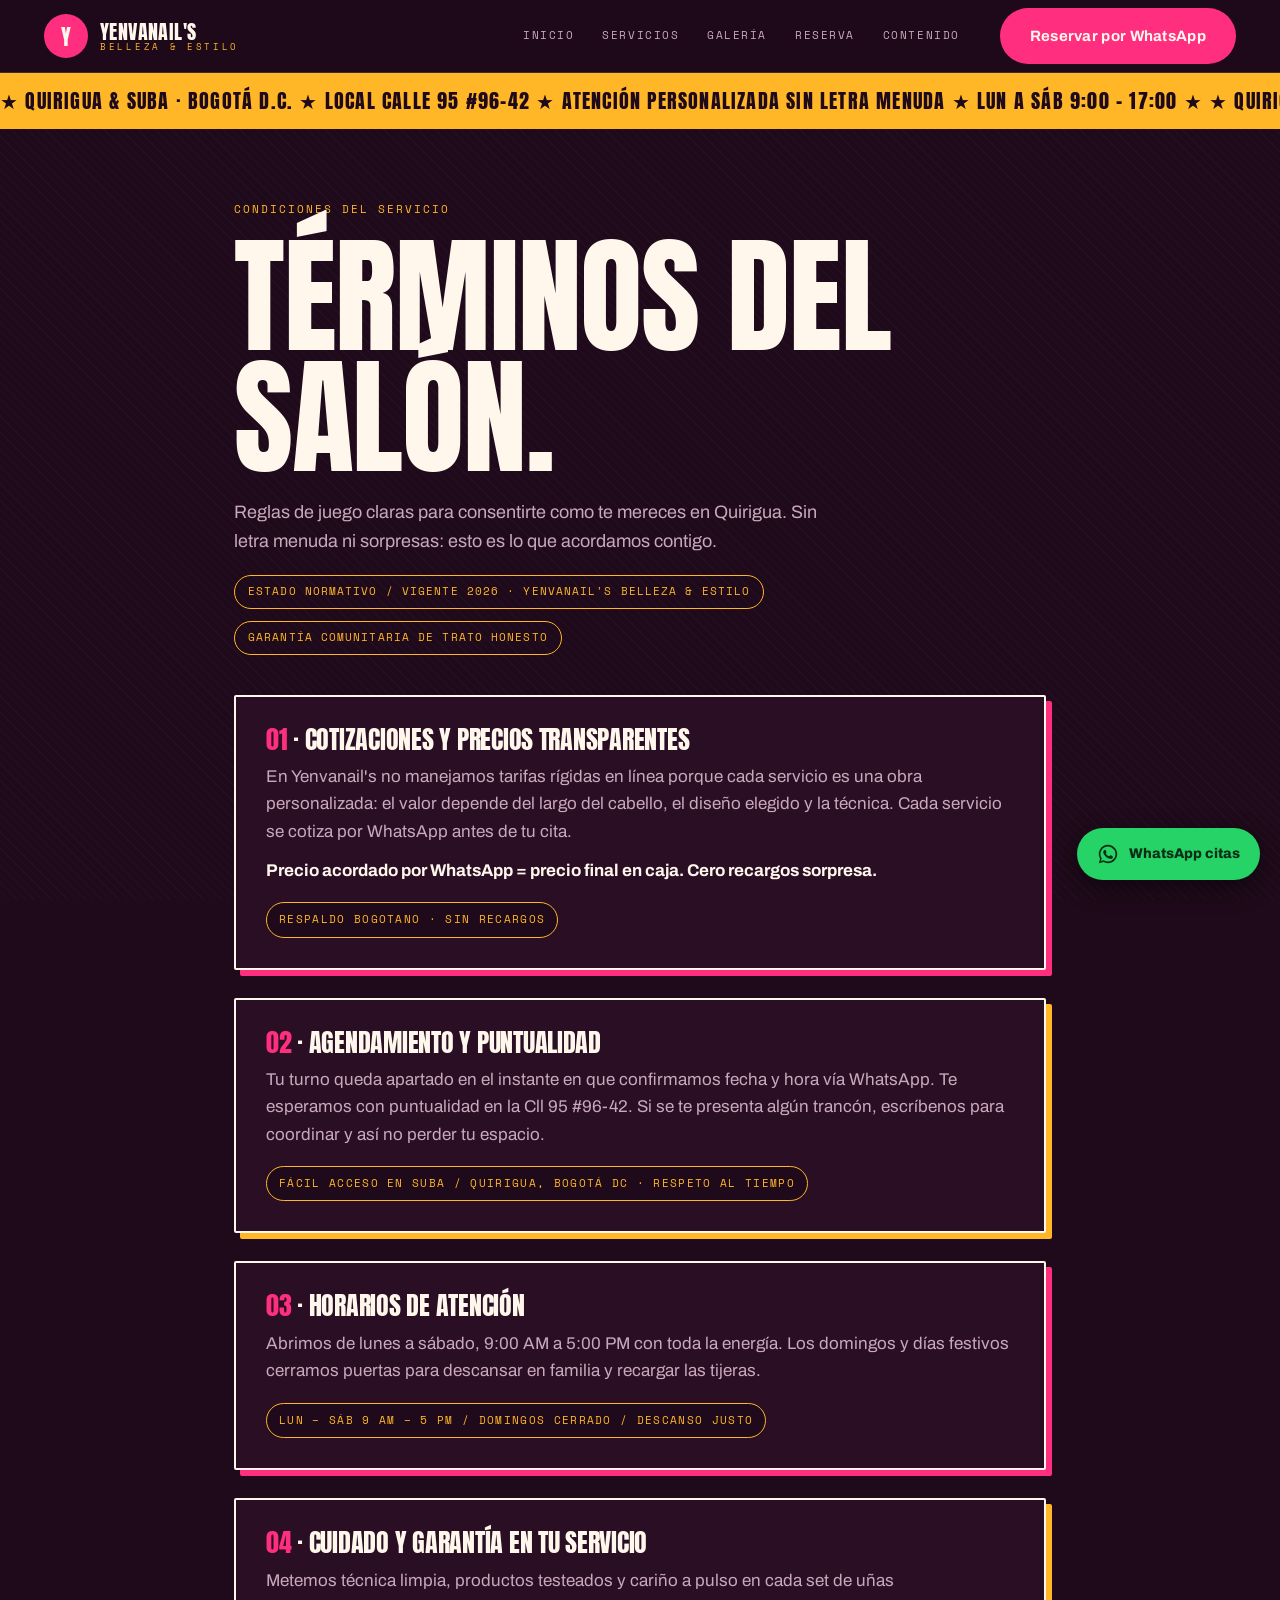
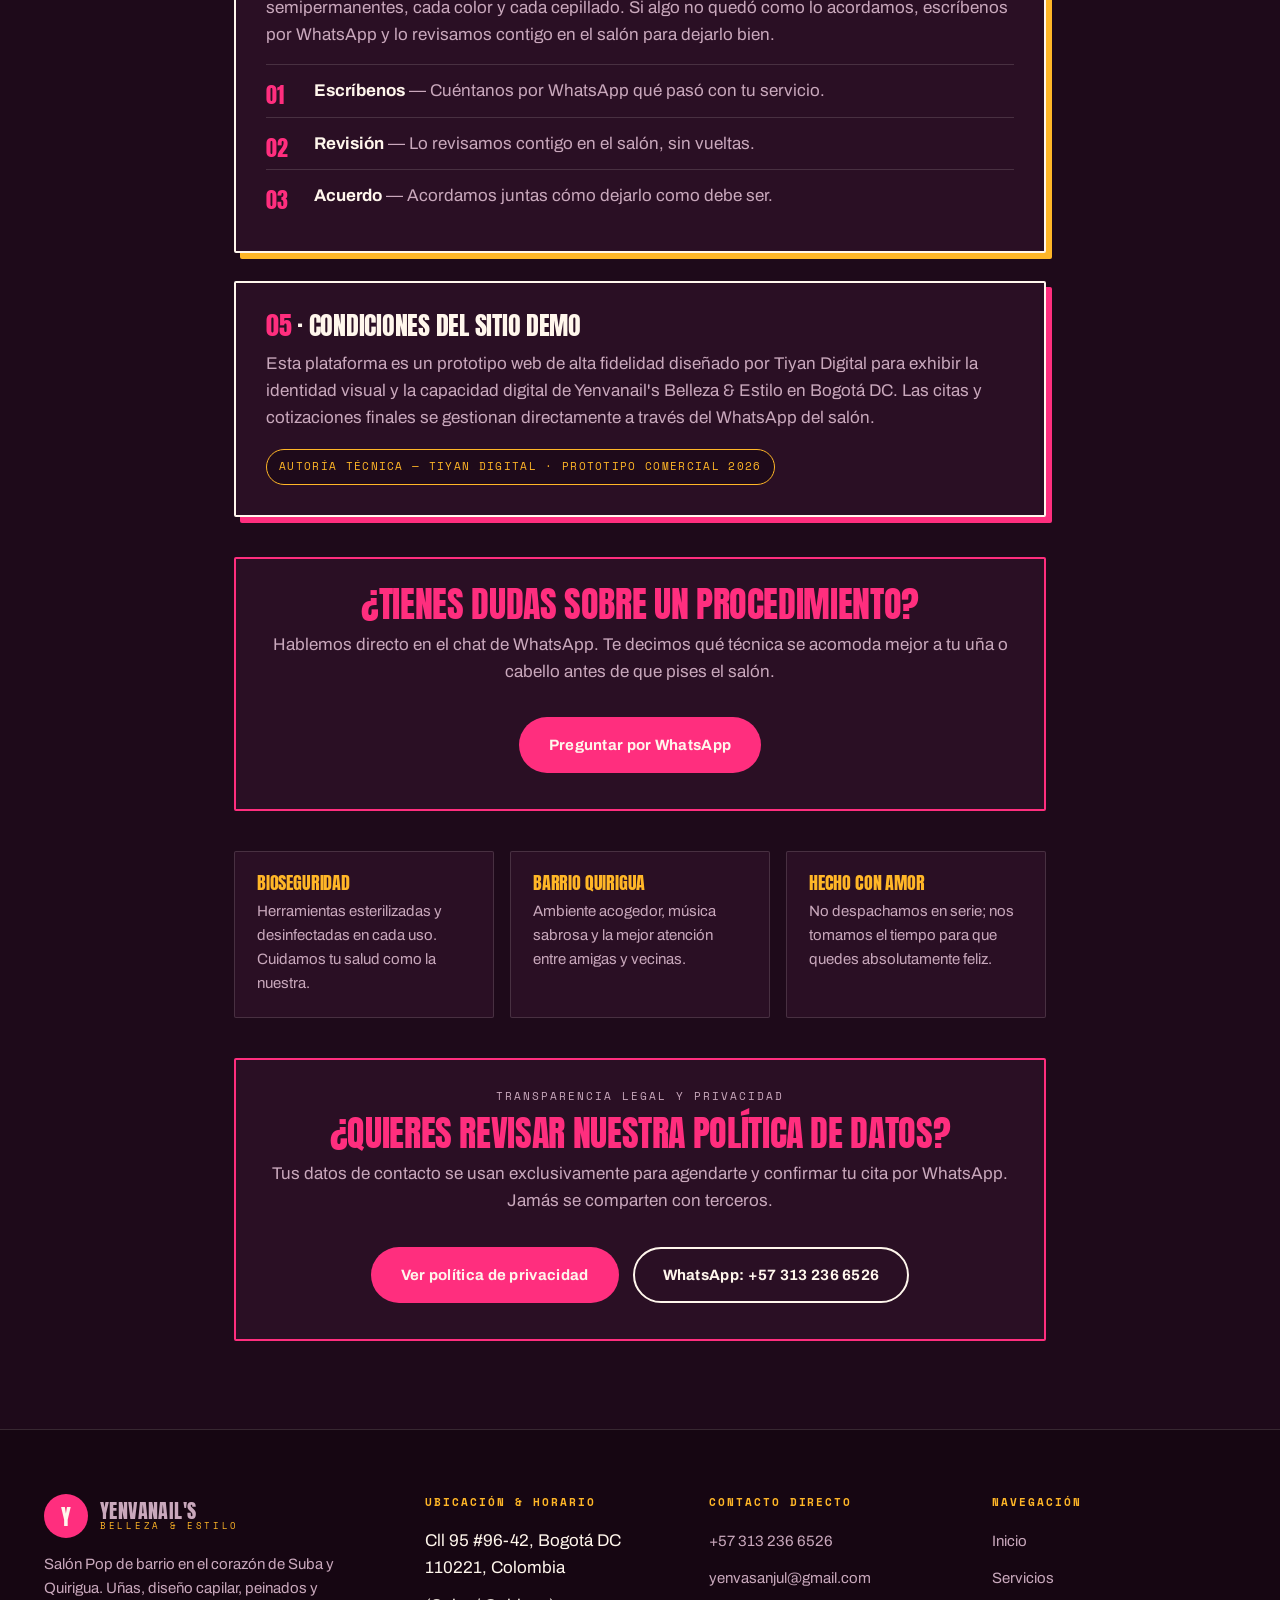
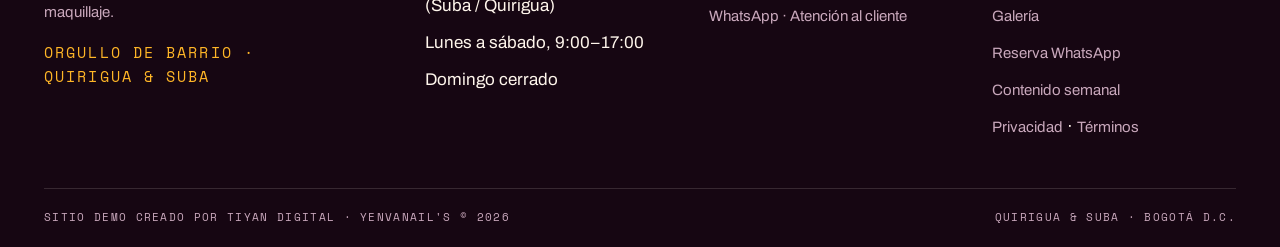
<file: terminos.html>
<!DOCTYPE html>
<html lang="es">
<head>
<meta charset="UTF-8">
<meta name="viewport" content="width=device-width, initial-scale=1.0">
<title>Términos del salón — Yenvanail's Belleza &amp; Estilo · Quirigua, Suba, Bogotá</title>
<meta name="description" content="Términos de Yenvanail's Belleza & Estilo: cotizaciones, agendamiento, horarios y cuidado del servicio. Reglas claras, sin letra menuda.">
<link rel="preconnect" href="https://fonts.googleapis.com">
<link rel="preconnect" href="https://fonts.gstatic.com" crossorigin>
<link href="https://fonts.googleapis.com/css2?family=Anton&family=Archivo:wght@400;500;700&family=Space+Mono:wght@400;700&display=swap" rel="stylesheet">
<link rel="stylesheet" href="assets/css/style.css">
</head>
<body>
<header class="site-nav">
  <div class="nav-inner">
    <a class="brand" href="index.html" aria-label="Yenvanail's Belleza y Estilo — Inicio">
      <span class="brand-mark" aria-hidden="true">Y</span>
      <span class="brand-name">Yenvanail's<small>Belleza &amp; Estilo</small></span>
    </a>
    <button class="nav-toggle" aria-expanded="false" aria-controls="nav-links" aria-label="Abrir menú">☰</button>
    <nav class="nav-links" id="nav-links" aria-label="Navegación principal">
      <a href="index.html">Inicio</a>
      <a href="servicios.html">Servicios</a>
      <a href="galeria.html">Galería</a>
      <a href="reserva.html">Reserva</a>
      <a href="contenido.html">Contenido</a>
    </nav>
    <a class="btn btn-primary nav-cta" href="https://wa.me/573132366526?text=Hola%20Yenvanail%27s%2C%20quiero%20reservar%20una%20cita.">Reservar por WhatsApp</a>
  </div>
</header>

<main>
  <div class="marquee" aria-hidden="true">
    <div class="marquee-track">
      <span>★ Quirigua &amp; Suba · Bogotá D.C. ★ Local Calle 95 #96-42 ★ Atención personalizada sin letra menuda ★ Lun a sáb 9:00 – 17:00 ★&nbsp;</span>
      <span>★ Quirigua &amp; Suba · Bogotá D.C. ★ Local Calle 95 #96-42 ★ Atención personalizada sin letra menuda ★ Lun a sáb 9:00 – 17:00 ★&nbsp;</span>
    </div>
  </div>

  <section class="page-head">
    <div class="wrap legal">
      <p class="eyebrow">Condiciones del servicio</p>
      <h1>Términos del salón.</h1>
      <p class="lede">Reglas de juego claras para consentirte como te mereces en Quirigua. Sin letra menuda ni sorpresas: esto es lo que acordamos contigo.</p>
      <div class="meta-row">
        <span class="chip">Estado normativo / Vigente 2026 · Yenvanail's Belleza &amp; Estilo</span>
        <span class="chip">Garantía comunitaria de trato honesto</span>
      </div>

      <article class="article">
        <h2><span class="n">01</span> · Cotizaciones y precios transparentes</h2>
        <p>En Yenvanail's no manejamos tarifas rígidas en línea porque cada servicio es una obra personalizada: el valor depende del largo del cabello, el diseño elegido y la técnica. Cada servicio se cotiza por WhatsApp antes de tu cita.</p>
        <p><b>Precio acordado por WhatsApp = precio final en caja. Cero recargos sorpresa.</b></p>
        <span class="badge">Respaldo bogotano · Sin recargos</span>
      </article>

      <article class="article">
        <h2><span class="n">02</span> · Agendamiento y puntualidad</h2>
        <p>Tu turno queda apartado en el instante en que confirmamos fecha y hora vía WhatsApp. Te esperamos con puntualidad en la Cll 95 #96-42. Si se te presenta algún trancón, escríbenos para coordinar y así no perder tu espacio.</p>
        <span class="badge">Fácil acceso en Suba / Quirigua, Bogotá DC · Respeto al tiempo</span>
      </article>

      <article class="article">
        <h2><span class="n">03</span> · Horarios de atención</h2>
        <p>Abrimos de lunes a sábado, 9:00 AM a 5:00 PM con toda la energía. Los domingos y días festivos cerramos puertas para descansar en familia y recargar las tijeras.</p>
        <span class="badge">Lun – Sáb 9 AM – 5 PM / Domingos cerrado / Descanso justo</span>
      </article>

      <article class="article">
        <h2><span class="n">04</span> · Cuidado y garantía en tu servicio</h2>
        <p>Metemos técnica limpia, productos testeados y cariño a pulso en cada set de uñas semipermanentes, cada color y cada cepillado. Si algo no quedó como lo acordamos, escríbenos por WhatsApp y lo revisamos contigo en el salón para dejarlo bien.</p>
        <ol class="steps-list">
          <li><b>Escríbenos</b> — Cuéntanos por WhatsApp qué pasó con tu servicio.</li>
          <li><b>Revisión</b> — Lo revisamos contigo en el salón, sin vueltas.</li>
          <li><b>Acuerdo</b> — Acordamos juntas cómo dejarlo como debe ser.</li>
        </ol>
      </article>

      <article class="article">
        <h2><span class="n">05</span> · Condiciones del sitio demo</h2>
        <p>Esta plataforma es un prototipo web de alta fidelidad diseñado por Tiyan Digital para exhibir la identidad visual y la capacidad digital de Yenvanail's Belleza &amp; Estilo en Bogotá DC. Las citas y cotizaciones finales se gestionan directamente a través del WhatsApp del salón.</p>
        <span class="badge">Autoría técnica — Tiyan Digital · Prototipo comercial 2026</span>
      </article>

      <div class="trust-band">
        <h3>¿Tienes dudas sobre un procedimiento?</h3>
        <p>Hablemos directo en el chat de WhatsApp. Te decimos qué técnica se acomoda mejor a tu uña o cabello antes de que pises el salón.</p>
        <div class="cross-links">
          <a class="btn btn-primary" href="https://wa.me/573132366526?text=Hola%20Yenvanail%27s%2C%20tengo%20una%20duda%20sobre%20un%20procedimiento.">Preguntar por WhatsApp</a>
        </div>
      </div>

      <div class="badge-row">
        <div class="badge-card">
          <h3>Bioseguridad</h3>
          <p>Herramientas esterilizadas y desinfectadas en cada uso. Cuidamos tu salud como la nuestra.</p>
        </div>
        <div class="badge-card">
          <h3>Barrio Quirigua</h3>
          <p>Ambiente acogedor, música sabrosa y la mejor atención entre amigas y vecinas.</p>
        </div>
        <div class="badge-card">
          <h3>Hecho con amor</h3>
          <p>No despachamos en serie; nos tomamos el tiempo para que quedes absolutamente feliz.</p>
        </div>
      </div>

      <div class="trust-band" style="margin-top:40px">
        <p class="eyebrow">Transparencia legal y privacidad</p>
        <h3 style="margin-top:10px">¿Quieres revisar nuestra política de datos?</h3>
        <p>Tus datos de contacto se usan exclusivamente para agendarte y confirmar tu cita por WhatsApp. Jamás se comparten con terceros.</p>
        <div class="cross-links">
          <a class="btn btn-primary" href="privacidad.html">Ver política de privacidad</a>
          <a class="btn btn-outline" href="https://wa.me/573132366526?text=Hola%20Yenvanail%27s%2C%20quiero%20reservar%20una%20cita.">WhatsApp: +57 313 236 6526</a>
        </div>
      </div>
    </div>
  </section>
</main>

<footer class="site-footer">
  <div class="wrap">
    <div class="footer-grid">
      <div class="footer-brand">
        <a class="brand" href="index.html">
          <span class="brand-mark" aria-hidden="true">Y</span>
          <span class="brand-name">Yenvanail's<small>Belleza &amp; Estilo</small></span>
        </a>
        <p>Salón Pop de barrio en el corazón de Suba y Quirigua. Uñas, diseño capilar, peinados y maquillaje.</p>
        <p class="mono" style="margin-top:16px;color:var(--marigold)">Orgullo de barrio · Quirigua &amp; Suba</p>
      </div>
      <div>
        <h4>Ubicación &amp; horario</h4>
        <ul>
          <li>Cll 95 #96-42, Bogotá DC 110221, Colombia</li>
          <li>(Suba / Quirigua)</li>
          <li>Lunes a sábado, 9:00–17:00</li>
          <li>Domingo cerrado</li>
        </ul>
      </div>
      <div>
        <h4>Contacto directo</h4>
        <ul>
          <li><a href="tel:+573132366526">+57 313 236 6526</a></li>
          <li><a href="mailto:yenvasanjul@gmail.com">yenvasanjul@gmail.com</a></li>
          <li><a href="https://wa.me/573132366526?text=Hola%20Yenvanail%27s%2C%20quiero%20reservar%20una%20cita.">WhatsApp · Atención al cliente</a></li>
        </ul>
      </div>
      <div>
        <h4>Navegación</h4>
        <ul>
          <li><a href="index.html">Inicio</a></li>
          <li><a href="servicios.html">Servicios</a></li>
          <li><a href="galeria.html">Galería</a></li>
          <li><a href="reserva.html">Reserva WhatsApp</a></li>
          <li><a href="contenido.html">Contenido semanal</a></li>
          <li><a href="privacidad.html">Privacidad</a> · <a href="terminos.html">Términos</a></li>
        </ul>
      </div>
    </div>
    <div class="footer-bottom">
      <p>Sitio demo creado por Tiyan Digital · Yenvanail's © 2026</p>
      <p>Quirigua &amp; Suba · Bogotá D.C.</p>
    </div>
  </div>
</footer>

<a class="wa-float" href="https://wa.me/573132366526?text=Hola%20Yenvanail%27s%2C%20quiero%20reservar%20una%20cita." aria-label="WhatsApp citas">
  <svg width="22" height="22" viewBox="0 0 24 24" fill="currentColor" aria-hidden="true"><path d="M12 2a10 10 0 0 0-8.6 15.1L2 22l5.1-1.3A10 10 0 1 0 12 2zm0 18.2c-1.5 0-3-.4-4.3-1.2l-.3-.2-3 .8.8-2.9-.2-.3A8.2 8.2 0 1 1 12 20.2zm4.6-6.1c-.3-.1-1.5-.7-1.7-.8-.2-.1-.4-.1-.6.1-.2.3-.6.8-.8 1-.1.2-.3.2-.5.1a6.7 6.7 0 0 1-3.3-2.9c-.3-.4 0-.5.2-.8l.4-.5c.1-.2.1-.4 0-.5l-.8-1.9c-.2-.5-.4-.4-.6-.4h-.5c-.2 0-.5.1-.7.3-.2.3-.9.9-.9 2.2s.9 2.5 1.1 2.7c.1.2 1.9 2.9 4.5 4 .6.3 1.1.4 1.5.6.6.2 1.2.2 1.6.1.5-.1 1.5-.6 1.7-1.2.2-.6.2-1.1.2-1.2-.1-.1-.2-.2-.5-.3z"/></svg>
  <span>WhatsApp citas</span>
</a>
<script src="assets/js/main.js"></script>
</body>
</html>
</file>
<file: assets/css/style.css>
/* ============================================================
   YENVANAIL'S BELLEZA & ESTILO — "Salón Pop"
   Design system from STITCH-EXPORT.md (Salón Pop frame)
   Canvas aubergine #1E0A1A · fuchsia #FF2E7E · marigold #FFB627
   Cream #FFF6EC · lilac-grey #C9A8BC · Anton / Archivo / Space Mono
   ============================================================ */
:root{
  --bg:#1E0A1A;
  --surface:#2A0F24;
  --surface-2:#33142C;
  --fuchsia:#FF2E7E;
  --fuchsia-dark:#C40E57;
  --marigold:#FFB627;
  --cream:#FFF6EC;
  --lilac:#C9A8BC;
  --line:rgba(255,246,236,.14);
  --radius:2px;
  --shadow:8px 8px 0 var(--fuchsia);
  --shadow-gold:8px 8px 0 var(--marigold);
  --ease:cubic-bezier(0.16,1,0.3,1);
  --font-display:"Anton", "Arial Narrow", sans-serif;
  --font-body:"Archivo", system-ui, sans-serif;
  --font-mono:"Space Mono", ui-monospace, monospace;
}
*{margin:0;padding:0;box-sizing:border-box}
html{scroll-behavior:smooth}
body{
  background:var(--bg);
  color:var(--cream);
  font-family:var(--font-body);
  font-size:17px;line-height:1.6;
  overflow-x:hidden;
  -webkit-font-smoothing:antialiased;
}
body::before{ /* subtle grain, no gradients, no blobs */
  content:"";position:fixed;inset:0;pointer-events:none;z-index:0;opacity:.05;
  background-image:repeating-linear-gradient(45deg, rgba(255,246,236,.5) 0 1px, transparent 1px 6px);
}
img{max-width:100%;display:block}
a{color:inherit}
::selection{background:var(--fuchsia);color:var(--cream)}
.wrap{max-width:1240px;margin:0 auto;padding:0 24px;position:relative;z-index:1}
.eyebrow{
  font-family:var(--font-mono);font-size:11px;letter-spacing:.18em;
  text-transform:uppercase;color:var(--marigold);
}
h1,h2,h3{font-family:var(--font-display);font-weight:400;text-transform:uppercase;line-height:.95;letter-spacing:-.01em}
h1{font-size:clamp(56px,10vw,128px)}
h2{font-size:clamp(38px,6vw,72px)}
h3{font-size:clamp(24px,3vw,36px)}
.lede{color:var(--lilac);font-size:18px;max-width:56ch}
.lede strong{color:var(--cream)}
.mono{font-family:var(--font-mono);font-size:11px;letter-spacing:.14em;text-transform:uppercase}

/* ---------- Buttons ---------- */
.btn{
  display:inline-flex;align-items:center;justify-content:center;gap:10px;
  min-height:48px;padding:14px 28px;border-radius:999px;border:2px solid transparent;
  font-family:var(--font-body);font-weight:700;font-size:15px;letter-spacing:.02em;
  text-decoration:none;cursor:pointer;transition:transform .2s var(--ease), box-shadow .2s var(--ease), background .2s;
  white-space:nowrap;
}
.btn-primary{background:var(--fuchsia);color:var(--cream)}
.btn-primary:hover{transform:translateY(-2px);box-shadow:4px 4px 0 rgba(255,46,126,.35)}
.btn-inverted{background:var(--cream);color:var(--bg)}
.btn-inverted:hover{transform:translateY(-2px);box-shadow:4px 4px 0 rgba(30,10,26,.35)}
.btn-outline{background:transparent;color:var(--cream);border-color:var(--cream)}
.btn-outline:hover{background:rgba(255,246,236,.1)}
.btn[disabled],.btn.is-disabled{opacity:.45;cursor:not-allowed;transform:none!important;box-shadow:none!important}
.btn svg{flex:none}

/* ---------- Nav ---------- */
.site-nav{
  position:sticky;top:0;z-index:50;background:rgba(30,10,26,.96);
  border-bottom:1px solid var(--line);backdrop-filter:blur(6px);
}
.nav-inner{max-width:1240px;margin:0 auto;padding:0 24px;display:flex;align-items:center;gap:28px;min-height:72px}
.brand{display:flex;align-items:center;gap:12px;text-decoration:none;flex:none}
.brand-mark{
  width:44px;height:44px;flex:none;border-radius:50%;background:var(--fuchsia);color:var(--cream);
  display:grid;place-items:center;font-family:var(--font-display);font-size:22px;line-height:1;padding-top:2px;
}
.brand-name{font-family:var(--font-display);font-size:20px;letter-spacing:.02em;text-transform:uppercase;line-height:1}
.brand-name small{display:block;font-family:var(--font-mono);font-size:9px;letter-spacing:.3em;color:var(--marigold)}
.nav-links{display:flex;gap:4px;margin-left:auto}
.nav-links a{
  font-family:var(--font-mono);font-size:11px;letter-spacing:.14em;text-transform:uppercase;
  text-decoration:none;color:var(--lilac);padding:10px 12px;border-radius:999px;transition:color .2s, background .2s;
}
.nav-links a:hover,.nav-links a[aria-current="page"]{color:var(--cream);background:rgba(255,246,236,.08)}
.nav-cta{flex:none}
.nav-toggle{display:none;background:none;border:1px solid var(--line);border-radius:8px;color:var(--cream);width:44px;height:44px;cursor:pointer;margin-left:auto}

/* ---------- Marquee ---------- */
.marquee{overflow:hidden;white-space:nowrap;background:var(--marigold);color:var(--bg);position:relative;z-index:1}
.marquee--fuchsia{background:var(--fuchsia);color:var(--cream)}
.marquee--dark{background:var(--surface);color:var(--cream);border-top:1px solid var(--line);border-bottom:1px solid var(--line)}
.marquee-track{display:inline-flex;animation:marquee 26s linear infinite;will-change:transform}
.marquee-track span{
  font-family:var(--font-display);font-size:20px;letter-spacing:.06em;text-transform:uppercase;
  padding:12px 0;
}
@keyframes marquee{from{transform:translateX(0)}to{transform:translateX(-50%)}}

/* ---------- Hero ---------- */
.hero{padding:72px 0 64px}
.hero-grid{display:grid;grid-template-columns:1.05fr .95fr;gap:56px;align-items:center}
.hero h1{font-size:clamp(48px,8vw,100px)}
.hero h1 .rot.swap{animation:rotIn .45s var(--ease)}
@keyframes rotIn{from{opacity:0;transform:translateY(60%);clip-path:inset(0 0 100% 0)}to{opacity:1;transform:translateY(0);clip-path:inset(0 0 0 0)}}
.hero .lede{margin:24px 0 32px}
.hero-ctas{display:flex;gap:14px;flex-wrap:wrap}
.hero-trust{margin-top:28px;font-family:var(--font-mono);font-size:11px;letter-spacing:.14em;text-transform:uppercase;color:var(--lilac)}
.hero-trust b{color:var(--marigold)}
.hero-plane{position:relative;transform:rotate(2deg)}
.hero-plane .ph{aspect-ratio:4/5}
.sticker{
  position:absolute;z-index:2;background:var(--fuchsia);color:var(--cream);
  font-family:var(--font-mono);font-size:11px;letter-spacing:.14em;text-transform:uppercase;
  padding:8px 14px;border-radius:999px;box-shadow:4px 4px 0 rgba(0,0,0,.35);transform:rotate(-3deg);
}
.sticker--top{top:-14px;right:-8px}
.sticker--gold{background:var(--marigold);color:var(--bg)}
.hero-caption{margin-top:18px;font-family:var(--font-mono);font-size:11px;letter-spacing:.14em;text-transform:uppercase;color:var(--lilac);text-align:center}

/* ---------- Placeholder frames (NO fake photos) ---------- */
.ph{
  position:relative;display:flex;flex-direction:column;align-items:center;justify-content:center;gap:12px;
  background:var(--surface-2);
  background-image:repeating-linear-gradient(45deg, rgba(255,46,126,.08) 0 2px, transparent 2px 14px);
  border:2px solid var(--fuchsia);border-radius:var(--radius);overflow:hidden;text-align:center;padding:24px;
}
.ph::before{
  content:"";position:absolute;inset:10px;border:1px dashed rgba(255,46,126,.55);border-radius:var(--radius);pointer-events:none;
}
.ph-label{
  font-family:var(--font-mono);font-size:11px;letter-spacing:.16em;text-transform:uppercase;color:var(--fuchsia);
  max-width:26ch;line-height:1.8;
}
.ph-icon{font-family:var(--font-display);font-size:44px;color:var(--fuchsia);opacity:.85;line-height:1}
.ph .ph-ratio{font-family:var(--font-mono);font-size:10px;letter-spacing:.2em;color:var(--lilac);text-transform:uppercase}

/* ---------- Sections ---------- */
.section{padding:88px 0}
.section--plum{background:var(--surface);border-top:1px solid var(--line);border-bottom:1px solid var(--line)}
.section-head{margin-bottom:48px}
.section-head h2{margin:14px 0 16px}
.section-head h2 .accent{color:var(--fuchsia)}

/* ---------- Doors ---------- */
.doors{display:grid;grid-template-columns:1fr 1fr;gap:32px}
.door{
  background:var(--surface);border:2px solid var(--cream);border-radius:var(--radius);
  box-shadow:var(--shadow);overflow:hidden;transition:transform .2s var(--ease), box-shadow .2s var(--ease);
  display:flex;flex-direction:column;
}
.door:hover{transform:translateY(-4px);box-shadow:12px 12px 0 var(--fuchsia)}
.door--gold{box-shadow:var(--shadow-gold)}
.door--gold:hover{box-shadow:12px 12px 0 var(--marigold)}
.door .ph{border:none;border-bottom:2px solid var(--cream);aspect-ratio:16/10;border-radius:0}
.door-body{padding:28px;display:flex;flex-direction:column;gap:12px;flex:1}
.door-num{font-family:var(--font-display);font-size:15px;color:var(--marigold);letter-spacing:.1em}
.door-body p{color:var(--lilac)}
.chips{display:flex;flex-wrap:wrap;gap:8px}
.chip{
  font-family:var(--font-mono);font-size:11px;letter-spacing:.1em;text-transform:uppercase;
  border:1px solid var(--line);border-radius:999px;padding:7px 13px;color:var(--cream);background:transparent;
}
.door-link{margin-top:auto;padding-top:8px;font-weight:700;color:var(--fuchsia);text-decoration:none}
.door-link:hover{text-decoration:underline}

/* ---------- Steps ---------- */
.steps{display:grid;grid-template-columns:repeat(3,1fr);gap:24px}
.step{border-top:3px solid var(--fuchsia);padding-top:20px}
.step:nth-child(2){border-top-color:var(--marigold)}
.step:nth-child(3){border-top-color:var(--lilac)}
.step-num{font-family:var(--font-display);font-size:56px;line-height:1;color:var(--fuchsia)}
.step:nth-child(2) .step-num{color:var(--marigold)}
.step:nth-child(3) .step-num{color:var(--lilac)}
.step h3{margin:12px 0 8px;font-size:26px}
.step p{color:var(--lilac)}

/* ---------- Info strip ---------- */
.info-grid{display:grid;grid-template-columns:repeat(3,1fr);gap:24px}
.info-card{background:var(--surface);border:1px solid var(--line);border-radius:var(--radius);padding:28px}
.info-card h3{font-size:22px;margin-bottom:14px;color:var(--marigold)}
.info-card p{color:var(--lilac)}
.info-card p b{color:var(--cream)}
.info-card .btn{margin-top:18px}

/* ---------- CTA band ---------- */
.cta-band{background:var(--fuchsia);color:var(--bg);padding:72px 0;text-align:center;position:relative;z-index:1}
.cta-band .eyebrow{color:var(--bg)}
.cta-band h2{color:var(--bg);margin:14px 0 16px}
.cta-band p{color:rgba(30,10,26,.85);max-width:52ch;margin:0 auto 28px;font-weight:500}
.cta-band .btn-inverted{background:var(--bg);color:var(--cream)}
.cta-band .btn-outline{border-color:var(--bg);color:var(--bg)}
.cta-band .btn-outline:hover{background:rgba(30,10,26,.08)}

/* ---------- Services ---------- */
.service-block{margin-bottom:56px}
.service-block-head{display:flex;align-items:baseline;gap:20px;flex-wrap:wrap;margin-bottom:8px}
.service-block-head h2{font-size:clamp(30px,4vw,48px)}
.service-block-head .tag{font-family:var(--font-mono);font-size:11px;letter-spacing:.14em;text-transform:uppercase;color:var(--marigold)}
.service-block p.sub{color:var(--lilac);margin-bottom:24px}
.service-list{display:flex;flex-direction:column}
.service-row{
  display:grid;grid-template-columns:1fr auto;gap:8px 24px;align-items:center;
  padding:22px 4px;border-bottom:1px solid var(--line);
}
.service-row:first-child{border-top:1px solid var(--line)}
.service-row h3{font-size:24px;letter-spacing:.02em}
.service-row .desc{color:var(--lilac);grid-column:1}
.service-meta{display:flex;align-items:center;gap:18px;grid-row:1 / span 2;grid-column:2}
.service-meta .dur{font-family:var(--font-mono);font-size:11px;letter-spacing:.1em;text-transform:uppercase;color:var(--lilac)}
.service-meta .price{font-family:var(--font-mono);font-size:12px;letter-spacing:.1em;text-transform:uppercase;color:var(--marigold);white-space:nowrap}
.service-meta .btn{padding:10px 20px;min-height:44px;font-size:13px}
.note-bar{
  margin-top:40px;background:var(--surface);border:2px solid var(--marigold);border-radius:var(--radius);
  padding:22px 26px;display:flex;gap:20px;align-items:center;justify-content:space-between;flex-wrap:wrap;
}
.note-bar .mono{color:var(--marigold)}
.note-bar p{color:var(--lilac)}

/* ---------- Gallery ---------- */
.filters{display:flex;flex-wrap:wrap;gap:10px;margin-bottom:36px}
.filter-btn{
  font-family:var(--font-mono);font-size:12px;letter-spacing:.12em;text-transform:uppercase;
  background:var(--surface);color:var(--cream);border:1px solid var(--line);border-radius:999px;
  padding:12px 20px;min-height:44px;cursor:pointer;transition:background .2s, color .2s, border-color .2s;
}
.filter-btn:hover{border-color:var(--fuchsia)}
.filter-btn[aria-pressed="true"]{background:var(--fuchsia);border-color:var(--fuchsia);color:var(--cream)}
.gallery-grid{display:grid;grid-template-columns:repeat(3,1fr);gap:24px}
.g-item{background:var(--surface);border:1px solid var(--line);border-radius:var(--radius);overflow:hidden;transition:transform .2s var(--ease), box-shadow .2s var(--ease)}
.g-item:hover{transform:translateY(-4px);box-shadow:6px 6px 0 var(--fuchsia)}
.g-item[hidden]{display:none}
.g-item .ph{border:none;border-bottom:1px solid var(--line);aspect-ratio:4/3;border-radius:0}
.g-body{padding:20px}
.g-body .mono{color:var(--marigold)}
.g-body h3{font-size:21px;margin:10px 0 8px;line-height:1.05}
.g-body p{color:var(--lilac);font-size:15px}
.g-loc{margin-top:14px;font-family:var(--font-mono);font-size:10px;letter-spacing:.14em;text-transform:uppercase;color:var(--lilac)}
.honest-note{
  margin-top:48px;border:2px solid var(--fuchsia);border-radius:var(--radius);padding:28px 32px;background:var(--surface);
}
.honest-note h3{color:var(--fuchsia);margin-bottom:10px}
.honest-note p{color:var(--lilac)}
.honest-note blockquote{font-family:var(--font-display);font-size:22px;text-transform:uppercase;line-height:1.2;color:var(--cream);margin-bottom:12px}

/* ---------- Booking widget ---------- */
.booking-layout{display:grid;grid-template-columns:1.6fr 1fr;gap:32px;align-items:start}
.widget{
  background:var(--surface);border:2px solid var(--cream);border-radius:var(--radius);
  box-shadow:var(--shadow);padding:32px;
}
.widget-head{display:flex;justify-content:space-between;align-items:baseline;gap:16px;flex-wrap:wrap;margin-bottom:28px}
.widget-head h2{font-size:30px}
.widget-step{margin-bottom:28px}
.widget-step-head{display:flex;justify-content:space-between;align-items:baseline;gap:12px;margin-bottom:14px}
.widget-step-head h3{font-size:20px}
.step-status{font-family:var(--font-mono);font-size:11px;letter-spacing:.12em;text-transform:uppercase;color:var(--lilac)}
.step-status.done{color:var(--marigold)}
.chip-btn{
  font-family:var(--font-mono);font-size:12px;letter-spacing:.08em;text-transform:uppercase;
  background:var(--surface-2);color:var(--cream);border:1px solid var(--line);border-radius:999px;
  padding:12px 16px;min-height:44px;cursor:pointer;text-align:left;transition:background .2s, border-color .2s;
}
.chip-btn:hover{border-color:var(--fuchsia)}
.chip-btn[aria-pressed="true"]{background:var(--fuchsia);border-color:var(--fuchsia)}
.chip-btn small{display:block;font-size:10px;color:var(--lilac);letter-spacing:.06em}
.chip-btn[aria-pressed="true"] small{color:rgba(255,246,236,.8)}
.day-grid,.hour-grid{display:grid;grid-template-columns:repeat(4,1fr);gap:10px}
.day-btn,.hour-btn{
  font-family:var(--font-body);font-weight:700;font-size:15px;
  background:var(--surface-2);color:var(--cream);border:1px solid var(--line);border-radius:var(--radius);
  padding:14px 8px;min-height:52px;cursor:pointer;transition:background .2s, border-color .2s;
}
.day-btn small,.hour-btn small{display:block;font-family:var(--font-mono);font-size:10px;letter-spacing:.12em;text-transform:uppercase;color:var(--lilac);font-weight:400}
.day-btn:hover,.hour-btn:hover{border-color:var(--fuchsia)}
.day-btn[aria-pressed="true"],.hour-btn[aria-pressed="true"]{background:var(--fuchsia);border-color:var(--fuchsia)}
.day-btn[aria-pressed="true"] small,.hour-btn[aria-pressed="true"] small{color:rgba(255,246,236,.85)}
.day-btn[disabled]{opacity:.4;cursor:not-allowed;text-decoration:line-through}
.summary{
  background:var(--bg);border:1px solid var(--line);border-radius:var(--radius);padding:20px 22px;margin-bottom:20px;
}
.summary h3{font-size:18px;margin-bottom:10px;color:var(--marigold)}
.summary p{font-family:var(--font-mono);font-size:13px;letter-spacing:.06em;color:var(--lilac);line-height:1.9}
.summary p b{color:var(--cream)}
.widget .btn{width:100%;min-height:56px;font-size:16px}
.widget-hint{margin-top:12px;text-align:center;font-family:var(--font-mono);font-size:11px;letter-spacing:.12em;text-transform:uppercase;color:var(--lilac)}
.widget-foot{margin-top:16px;text-align:center;font-family:var(--font-mono);font-size:11px;letter-spacing:.1em;color:var(--lilac);text-transform:uppercase}
.side-panel{background:var(--surface);border:1px solid var(--line);border-radius:var(--radius);padding:28px}
.side-panel h2{font-size:26px;margin-bottom:8px}
.side-panel h3{font-size:19px;margin:24px 0 10px;color:var(--marigold)}
.side-panel p{color:var(--lilac)}
.side-panel p b{color:var(--cream)}
.side-panel a{color:var(--fuchsia);font-weight:700;text-decoration:none}
.side-panel a:hover{text-decoration:underline}
.side-panel .big-tel{font-family:var(--font-display);font-size:28px;color:var(--cream);letter-spacing:.02em}
.privacy-note{margin-top:24px;border-top:1px solid var(--line);padding-top:18px;font-size:14px;color:var(--lilac)}

/* ---------- Content calendar ---------- */
.cal-grid{display:grid;grid-template-columns:repeat(3,1fr);gap:24px}
.cal-card{background:var(--surface);border:2px solid var(--cream);border-radius:var(--radius);box-shadow:6px 6px 0 var(--fuchsia);padding:26px;display:flex;flex-direction:column;gap:12px}
.cal-card:nth-child(even){box-shadow:6px 6px 0 var(--marigold)}
.cal-card--closed{box-shadow:6px 6px 0 var(--lilac);opacity:.92}
.cal-day{font-family:var(--font-display);font-size:30px}
.cal-card .format{font-family:var(--font-mono);font-size:11px;letter-spacing:.14em;text-transform:uppercase;color:var(--marigold)}
.cal-card h3{font-size:22px;line-height:1.05}
.cal-card .ph{aspect-ratio:16/9;padding:16px}
.cal-card .copy{color:var(--lilac);font-size:15px}
.cal-card .copy b{color:var(--cream)}
.cal-meta{display:flex;justify-content:space-between;gap:12px;flex-wrap:wrap;border-top:1px solid var(--line);padding-top:14px;margin-top:auto}
.cal-meta .mono{color:var(--lilac)}
.rules{display:grid;grid-template-columns:repeat(2,1fr);gap:24px}
.rule{border-top:3px solid var(--fuchsia);padding-top:20px}
.rule:nth-child(2){border-top-color:var(--marigold)}
.rule h3{font-size:24px;margin-bottom:8px}
.rule p{color:var(--lilac)}
.pilot-badge{display:inline-block;background:var(--marigold);color:var(--bg);font-family:var(--font-mono);font-size:11px;letter-spacing:.14em;text-transform:uppercase;padding:6px 12px;border-radius:999px}

/* ---------- Legal ---------- */
.legal{max-width:860px}
.legal .meta-row{display:flex;gap:12px;flex-wrap:wrap;margin:20px 0 40px}
.legal .meta-row .chip{border-color:var(--marigold);color:var(--marigold)}
.article{background:var(--surface);border:2px solid var(--cream);border-radius:var(--radius);box-shadow:6px 6px 0 var(--fuchsia);padding:30px;margin-bottom:28px}
.article:nth-child(even){box-shadow:6px 6px 0 var(--marigold)}
.article h2{font-size:26px;margin-bottom:12px}
.article h2 .n{color:var(--fuchsia)}
.article p{color:var(--lilac);margin-bottom:12px}
.article p b{color:var(--cream)}
.article .badge{display:inline-block;margin-top:6px;background:var(--bg);border:1px solid var(--marigold);color:var(--marigold);font-family:var(--font-mono);font-size:11px;letter-spacing:.12em;text-transform:uppercase;padding:8px 12px;border-radius:999px}
.article .btn{margin-top:8px}
.trust-band{border:2px solid var(--fuchsia);border-radius:var(--radius);padding:28px 32px;background:var(--surface);text-align:center;margin:40px 0}
.trust-band h3{color:var(--fuchsia);margin-bottom:10px}
.trust-band p{color:var(--lilac)}
.cross-links{display:flex;gap:14px;flex-wrap:wrap;justify-content:center;margin:32px 0 8px}
.badge-row{display:flex;gap:16px;flex-wrap:wrap;margin-top:40px}
.badge-card{flex:1;min-width:220px;background:var(--surface);border:1px solid var(--line);border-radius:var(--radius);padding:22px}
.badge-card h3{font-size:18px;color:var(--marigold);margin-bottom:8px}
.badge-card p{color:var(--lilac);font-size:15px}
.legal ol.steps-list{list-style:none;counter-reset:st;margin-top:16px}
.legal ol.steps-list li{counter-increment:st;padding:12px 0 12px 48px;position:relative;border-top:1px solid var(--line);color:var(--lilac)}
.legal ol.steps-list li::before{
  content:counter(st, decimal-leading-zero);position:absolute;left:0;top:12px;
  font-family:var(--font-display);font-size:22px;color:var(--fuchsia);
}
.legal ol.steps-list li b{color:var(--cream)}

/* ---------- Footer ---------- */
.site-footer{background:#160612;border-top:1px solid var(--line);padding:64px 0 0;position:relative;z-index:1}
.footer-grid{display:grid;grid-template-columns:1.4fr 1fr 1fr 1fr;gap:40px;padding-bottom:48px}
.site-footer h4{font-family:var(--font-mono);font-size:11px;letter-spacing:.18em;text-transform:uppercase;color:var(--marigold);margin-bottom:16px}
.site-footer p,.site-footer a{color:var(--lilac);font-size:15px}
.site-footer a{text-decoration:none}
.site-footer a:hover{color:var(--cream);text-decoration:underline}
.site-footer ul{list-style:none;display:flex;flex-direction:column;gap:10px}
.footer-brand p{margin-top:14px;max-width:34ch}
.footer-bottom{border-top:1px solid var(--line);padding:20px 0;display:flex;justify-content:space-between;gap:16px;flex-wrap:wrap}
.footer-bottom p{font-family:var(--font-mono);font-size:11px;letter-spacing:.12em;text-transform:uppercase;color:var(--lilac)}

/* ---------- Floating WhatsApp ---------- */
.wa-float{
  position:fixed;right:20px;bottom:20px;z-index:60;display:flex;align-items:center;gap:10px;
  background:#25D366;color:#0B2E16;font-weight:800;font-size:14px;text-decoration:none;
  padding:14px 20px;border-radius:999px;box-shadow:0 8px 24px rgba(0,0,0,.45);min-height:52px;
  transition:transform .2s var(--ease);
}
.wa-float:hover{transform:translateY(-3px)}

/* ---------- Page header ---------- */
.page-head{padding:72px 0 48px}
.page-head h1{margin:16px 0 20px}
.page-head .lede{max-width:62ch}

/* ---------- Entrance motion ---------- */
@keyframes riseIn{from{opacity:0;transform:translateY(24px)}to{opacity:1;transform:translateY(0)}}
.anim{animation:riseIn .8s var(--ease) both}
.anim-1{animation-delay:.05s}.anim-2{animation-delay:.17s}.anim-3{animation-delay:.29s}
.anim-4{animation-delay:.41s}.anim-5{animation-delay:.53s}
@media (prefers-reduced-motion:reduce){
  *,*::before,*::after{animation-duration:.01ms!important;animation-iteration-count:1!important;transition-duration:.01ms!important}
  .marquee-track{animation:none}
  html{scroll-behavior:auto}
}

/* ---------- Responsive ---------- */
@media (max-width:1024px){
  .hero-grid{grid-template-columns:1fr;gap:40px}
  .hero-plane{max-width:560px}
  .gallery-grid{grid-template-columns:repeat(2,1fr)}
  .cal-grid{grid-template-columns:repeat(2,1fr)}
  .booking-layout{grid-template-columns:1fr}
  .footer-grid{grid-template-columns:1fr 1fr}
}
@media (max-width:768px){
  .nav-links{
    display:none;position:absolute;top:72px;left:0;right:0;flex-direction:column;
    background:var(--bg);border-bottom:1px solid var(--line);padding:12px 24px 20px;gap:2px;
  }
  .nav-links.open{display:flex}
  .nav-links a{padding:14px 8px;font-size:13px}
  .nav-toggle{display:grid;place-items:center}
  .nav-cta{display:none}
  .doors{grid-template-columns:1fr}
  .steps{grid-template-columns:1fr}
  .info-grid{grid-template-columns:1fr}
  .rules{grid-template-columns:1fr}
  .section{padding:64px 0}
  .hero{padding:48px 0}
  .service-row{grid-template-columns:1fr}
  .service-meta{grid-column:1;grid-row:auto;flex-wrap:wrap}
  .day-grid,.hour-grid{grid-template-columns:repeat(3,1fr)}
  .widget{padding:24px 20px}
}
@media (max-width:560px){
  body{font-size:16px}
  .wrap{padding:0 18px}
  .gallery-grid{grid-template-columns:1fr}
  .cal-grid{grid-template-columns:1fr}
  .footer-grid{grid-template-columns:1fr}
  .hero-ctas .btn,.cta-band .btn{width:100%}
  .day-grid,.hour-grid{grid-template-columns:repeat(2,1fr)}
  .wa-float span{display:none}
  .wa-float{padding:14px;min-width:52px;justify-content:center}
  .brand-name{font-size:17px}
  .marquee-track span{font-size:16px}
}
</file>
